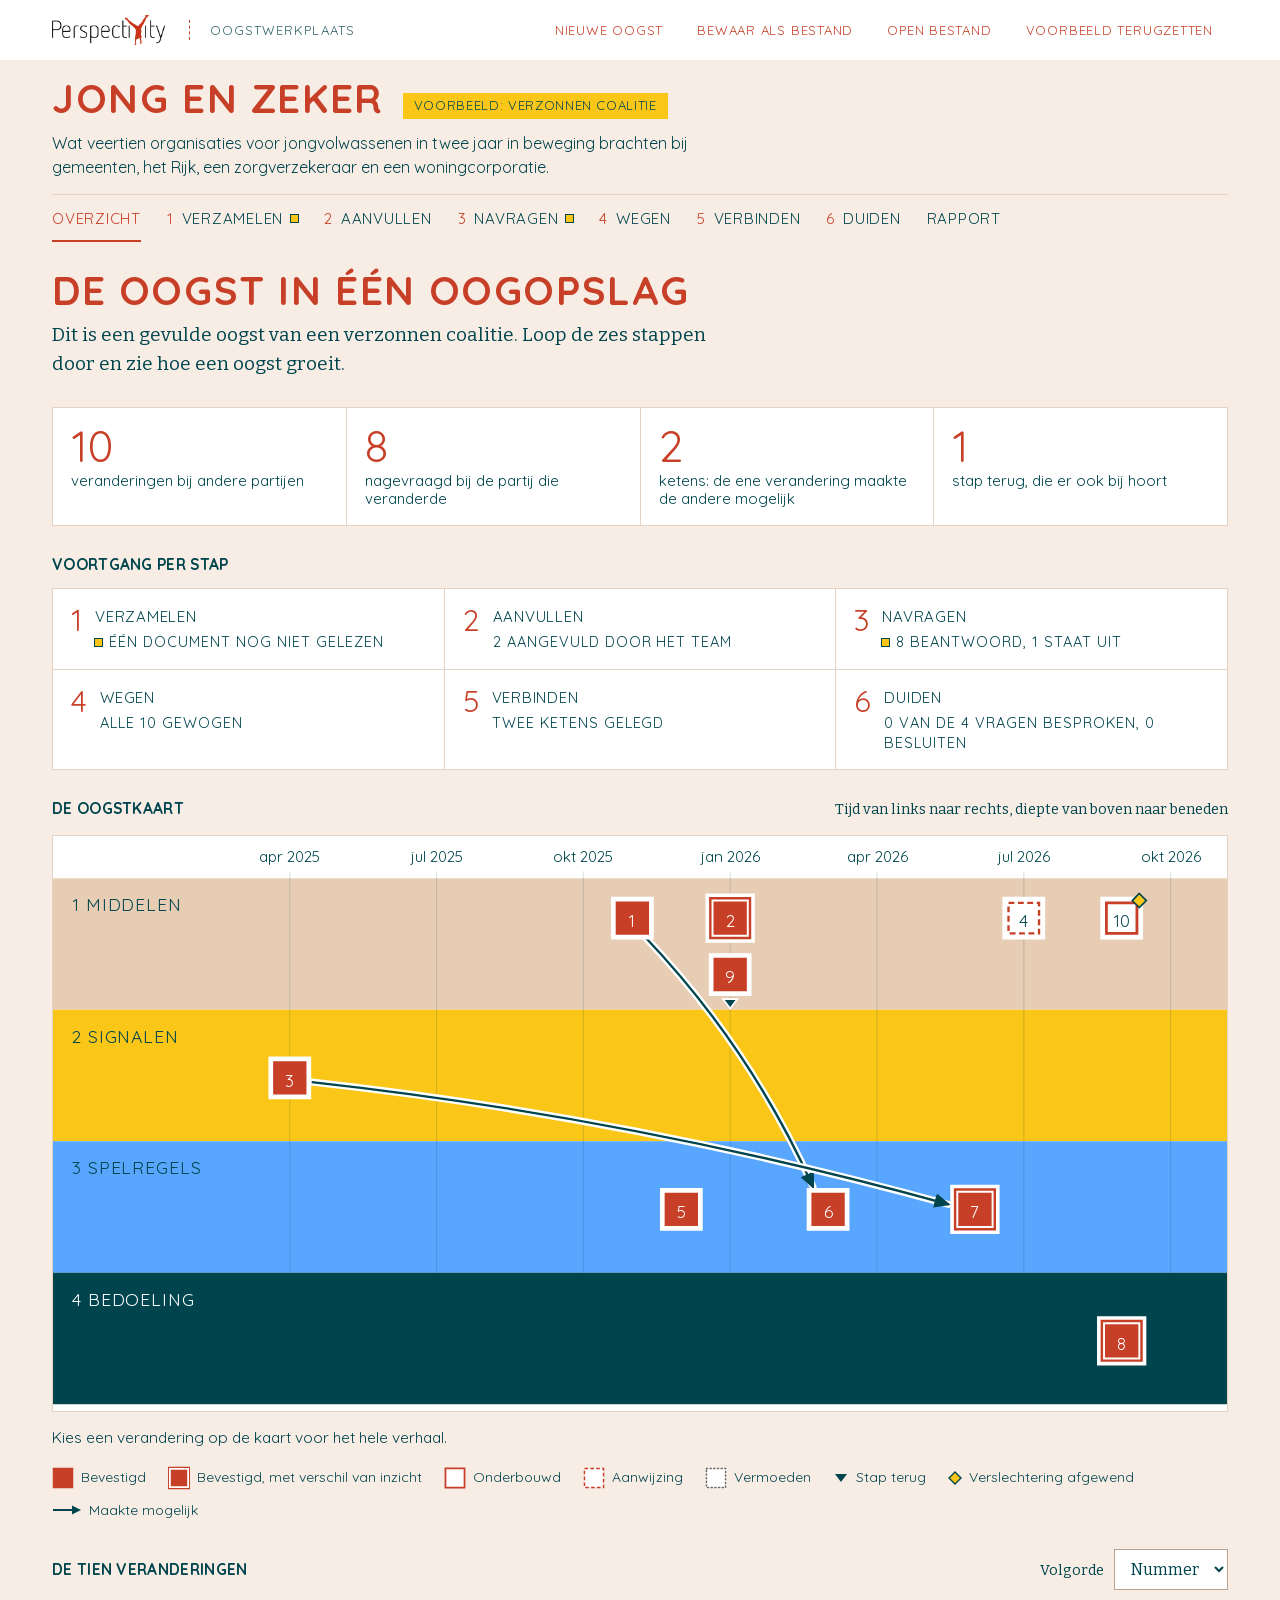
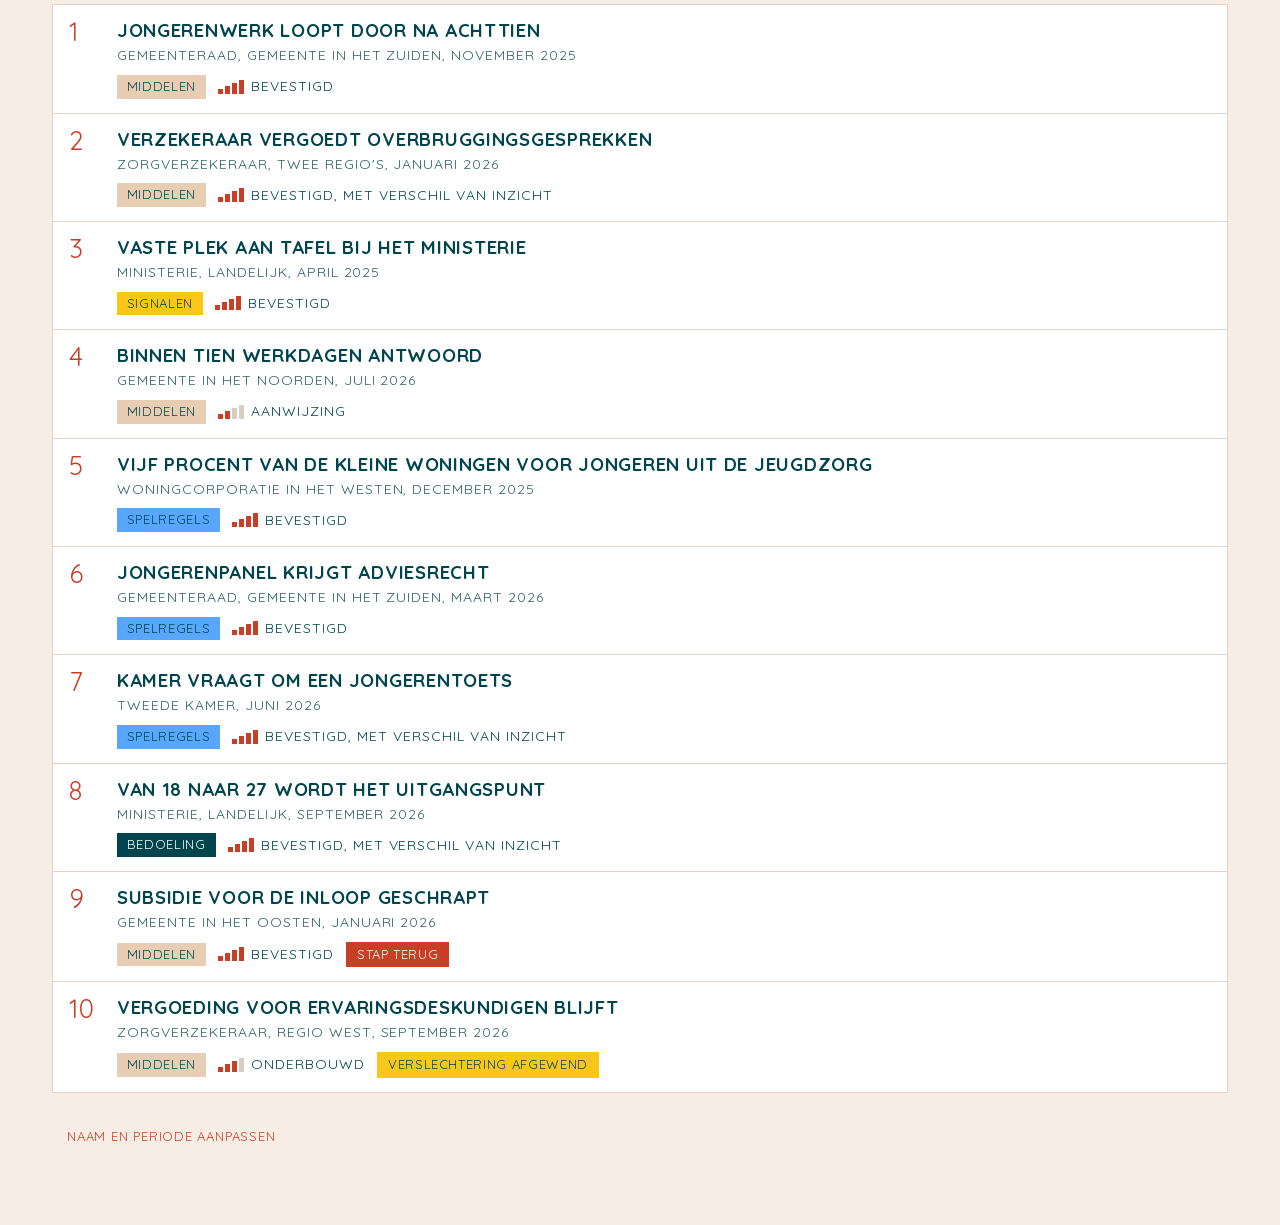
<file: Oogstwerkplaats.html>
<!DOCTYPE html>
<html lang="nl">
<head>
<meta charset="utf-8">
<meta name="viewport" content="width=device-width, initial-scale=1, viewport-fit=cover">
<title>Oogstwerkplaats</title>
<style>
@font-face{font-family:'Quicksand';font-style:normal;font-weight:400 700;font-display:swap;src:url([data-uri]) format('woff2')}
@font-face{font-family:'Bitter';font-style:normal;font-weight:300 700;font-display:swap;src:url([data-uri]) format('woff2')}
@font-face{font-family:'Bitter';font-style:italic;font-weight:400;font-display:swap;src:url([data-uri]) format('woff2')}
/* Effectenoogst Design System (15-11-2026), gebouwd op de huisstijl van Perspectivity:
   zeegroen als inkt, lichtbeige als grond, rood als accent, geel en blauw als steunkleur;
   Netto OT voor titels (vette kapitalen) en knoppen, Caecilia voor leestekst (openbaar: Quicksand en Bitter);
   hoekige vormen: rechte hoeken, vierkante tekens, rode stippellijn als scheiding.
   De vier lagen: beige, geel, blauw, zeegroen, van oppervlak naar diepte. Bewust één licht thema. */
:root{
  --p-red:#c83f27; --p-lightbeige:#f7ede5; --p-black:#00454e; --p-white:#fff;
  --p-beige:#e8cdb5; --p-pink:#e8cdb5; --p-darkgreen:#00454e; --p-yellow:#fac618; --p-blue:#59a6ff;
  --p-red-dark:#a8331f; --p-red-tint:#f3d9d3; --p-lightbeige-dark:#efe0d4;
  --p-ink-2:#00454e; --p-ink-3:#2f6168; --p-line:#e3d3c5; --p-line-strong:#b9a493;
  /* de vier lagen, van oppervlak naar diepte */
  --w1:#e8cdb5; --w2:#fac618; --w3:#59a6ff; --w4:#00454e;
  --font-display:"Netto OT","Quicksand",Tahoma,system-ui,sans-serif;
  --font-body:"Caecilia LT Pro","PMN Caecilia","Bitter",Cambria,Georgia,serif;
  --ease-calm:cubic-bezier(.25,.1,.25,1);
  color-scheme:light;
}
*,*::before,*::after{box-sizing:border-box}
html{-webkit-text-size-adjust:100%;-webkit-font-smoothing:antialiased;text-rendering:optimizeLegibility}
body{margin:0;font-family:var(--font-body);font-size:16.5px;line-height:1.54;color:var(--p-black);background:var(--p-lightbeige);overflow-x:hidden}
img,svg{max-width:100%}
[hidden]{display:none!important}
a{color:var(--p-red);text-decoration:underline;text-decoration-thickness:1px;text-underline-offset:3px}
a:hover{color:var(--p-red-dark)}
::selection{background:var(--p-pink);color:var(--p-black)}
h1,h2,h3,h4,p,ol,ul,dl,dd,figure,blockquote{margin:0}
ol,ul{padding:0;list-style:none}
button,input,select,textarea{font:inherit;color:inherit}
button{background:none;border:0;padding:0;cursor:pointer;text-align:inherit}
:focus-visible{outline:2px solid var(--p-darkgreen);outline-offset:2px}
.donker :focus-visible{outline-color:var(--p-yellow)}
.sr{position:absolute;width:1px;height:1px;overflow:hidden;clip:rect(0 0 0 0);white-space:nowrap}
.wrap{max-width:1240px;margin:0 auto;padding-left:max(16px,env(safe-area-inset-left,0px));padding-right:max(16px,env(safe-area-inset-right,0px))}
@media (min-width:760px){.wrap{padding-left:max(32px,env(safe-area-inset-left,0px));padding-right:max(32px,env(safe-area-inset-right,0px))}}

/* Typografie: titels in Netto, kapitalen, vast gezet; tussenkopjes in Caecilia vet kapitaal */
.display,.titel{font-family:var(--font-display);font-weight:700;text-transform:uppercase;letter-spacing:.04em;line-height:1.02;text-wrap:balance}
.display{font-size:clamp(36px,5.2vw,67px)}
.titel{font-size:clamp(27px,3.2vw,40px)}
.rood{color:var(--p-red)}
.subtitel{font-family:var(--font-display);font-weight:400;font-size:clamp(19px,1.9vw,24px);line-height:1.15;text-wrap:balance}
.tussenkop{font-family:var(--font-body);font-weight:700;text-transform:uppercase;letter-spacing:.02em;font-size:15.5px;line-height:1.3}
.oog{font-family:var(--font-display);font-size:13px;text-transform:uppercase;letter-spacing:.08em;color:var(--p-ink-3)}
.lead{font-size:clamp(18px,1.5vw,21px);line-height:1.5;max-width:36em;text-wrap:pretty}
.klein{font-size:14.5px;color:var(--p-ink-2)}
.citaat{font-family:var(--font-body);font-weight:300;color:var(--p-red);font-size:20px;line-height:1.4;text-wrap:pretty}
.stippel{border:0;border-top:.75pt dashed var(--p-red);margin:0}
.cijfer{font-family:var(--font-display);font-weight:400;font-variant-numeric:tabular-nums;line-height:1}

/* Knoppen: recht, Netto kapitaal */
.btn{display:inline-flex;align-items:center;justify-content:center;gap:8px;height:42px;padding:0 22px;border-radius:0;font-family:var(--font-display);font-weight:400;text-transform:uppercase;letter-spacing:.06em;font-size:15px;line-height:1;text-decoration:none;border:1.5px solid transparent;white-space:nowrap;transition:background 140ms var(--ease-calm),color 140ms var(--ease-calm)}
.btn{max-width:100%}
.btn:active{transform:translateY(1px)}
.btn-rood{background:var(--p-red);color:#fff}
.btn-rood:hover{background:var(--p-red-dark);color:#fff}
.btn-lijn{border-color:var(--p-black);color:var(--p-black)}
.btn-lijn:hover{background:var(--p-black);color:#fff}
.btn-stil{color:var(--p-red);padding:0 14px}
.btn-stil:hover{background:var(--p-lightbeige);color:var(--p-red-dark)}
.btn-klein{height:32px;padding:0 14px;font-size:13px}
.btn-groot{min-height:52px;height:auto;padding:10px 28px;font-size:17px;white-space:normal;text-align:center;line-height:1.15}
.btn[disabled]{opacity:.4;cursor:not-allowed}
.donker .btn-lijn{border-color:#fff;color:#fff}
.donker .btn-lijn:hover{background:#fff;color:var(--p-black)}
.btn-wit{background:#fff;color:var(--p-black)}
.btn-wit:hover{background:var(--p-lightbeige)}

/* Vlakken: recht, vlak, zonder schaduw */
.vlak{background:var(--p-lightbeige);padding:24px}
.vlak-wit{background:#fff;border:1px solid var(--p-line)}
.vlak-diep{background:var(--p-darkgreen);color:#fff}
@media (max-width:560px){.vlak{padding:18px 16px}}

/* Hoekige tekens: een vierkant als opsommingsteken en als vorm */
.mei{display:inline-block;width:.6em;aspect-ratio:1;background:currentColor;flex:none}
.ei-vorm{aspect-ratio:1}

/* Formulier */
label.veld{display:flex;flex-direction:column;gap:6px}
.veld>span,.veldkop{font-family:var(--font-display);font-size:15px;line-height:1.25}
.veld small,.hulp{font-size:13.5px;color:var(--p-ink-3);line-height:1.45}
input[type=text],input[type=date],input[type=month],input[type=number],input[type=search],input[type=email],select,textarea{width:100%;min-height:44px;padding:9px 12px;border:1px solid var(--p-line-strong);border-radius:0;background:#fff;font-family:var(--font-body);font-size:16px;line-height:1.4;transition:border-color 140ms var(--ease-calm)}
textarea{min-height:88px;resize:vertical}
input:focus,select:focus,textarea:focus{border-color:var(--p-black);outline:2px solid var(--p-darkgreen);outline-offset:1px}

/* Tag: recht, Netto kapitaal */
.tag{display:inline-flex;align-items:center;gap:6px;padding:4px 10px;font-family:var(--font-display);font-size:13px;line-height:1.2;text-transform:uppercase;letter-spacing:.05em;white-space:nowrap;background:var(--p-lightbeige);color:var(--p-black);border:1px solid transparent}
.tag-lijn{background:transparent;border-color:var(--p-red);color:var(--p-red)}
.tag-geel{background:var(--p-yellow)}.tag-roze{background:var(--p-pink)}.tag-blauw{background:var(--p-blue)}.tag-groen{background:var(--p-darkgreen);color:#fff}.tag-rood{background:var(--p-red);color:#fff}.tag-wit{background:#fff;border-color:var(--p-line)}

/* Lagen (water) en zekerheid (treden) */
.laag{display:inline-flex;align-items:center;gap:7px;padding:4px 10px;font-family:var(--font-display);font-size:13px;line-height:1.2;text-transform:uppercase;letter-spacing:.05em;white-space:nowrap}
.laag-1{background:var(--w1);color:var(--p-black)}.laag-2{background:var(--w2);color:var(--p-black)}.laag-3{background:var(--w3);color:var(--p-black)}.laag-4{background:var(--w4);color:#fff}
.laag-0{background:#fff;color:var(--p-ink-2);box-shadow:inset 0 0 0 1px var(--p-line-strong)}
.zeker{display:inline-flex;align-items:center;gap:7px;font-family:var(--font-display);font-size:14px;line-height:1.2;white-space:nowrap}
.treden{display:inline-flex;gap:2px;align-items:flex-end;flex:none}
.treden i{width:5px;background:var(--p-line-strong);display:block;opacity:.55}
.treden i:nth-child(1){height:5px}.treden i:nth-child(2){height:8px}.treden i:nth-child(3){height:11px}.treden i:nth-child(4){height:14px}
.treden[data-n="1"] i:nth-child(-n+1),.treden[data-n="2"] i:nth-child(-n+2),.treden[data-n="3"] i:nth-child(-n+3),.treden[data-n="4"] i:nth-child(-n+4){background:var(--p-red);opacity:1}
/* Koppen en hoeken overal gelijk */
h1,h2,h3,h4{font-family:var(--font-display)!important;font-weight:700!important;text-transform:uppercase;letter-spacing:.04em}
*,*::before,*::after{border-radius:0!important}
button{font-family:var(--font-display);text-transform:uppercase;letter-spacing:.06em}
@media (prefers-reduced-motion:reduce){*{animation-duration:.001ms!important;transition-duration:.001ms!important;scroll-behavior:auto!important}}
@media print{.niet-print{display:none!important}}

html,body{height:auto}
body::before{content:"";position:fixed;inset:0 0 auto;height:env(safe-area-inset-top,0px);z-index:10;background:#fff}
.top{background:#fff;padding-block:14px}
.top-in{display:flex;align-items:center;gap:16px 24px;flex-wrap:wrap}
.top .logo{height:30px;width:auto;display:block}
.top .wat{font-family:var(--font-display);text-transform:uppercase;letter-spacing:.08em;font-size:13px;color:var(--p-ink-3);padding-left:20px;border-left:.75pt dashed var(--p-red)}
.top .ruimte{flex:1}
.top-knoppen{display:flex;gap:4px;flex-wrap:wrap}
.projectbalk{background:var(--p-lightbeige);padding-block:18px 0}
.projectkop{display:flex;align-items:flex-end;gap:12px 20px;flex-wrap:wrap;padding-bottom:14px}
.projectkop h1{font-size:clamp(26px,3.4vw,40px);color:var(--p-red)}
.projectkop p{font-family:var(--font-display);font-size:16px;color:var(--p-ink-2);max-width:44em;min-width:0}
.stappen{position:relative;display:flex;gap:26px;overflow-x:auto;scrollbar-width:thin;border-top:1px solid var(--p-line)}
.stappen button{flex:none;padding:12px 0 10px;font-family:var(--font-display);font-size:15px;text-transform:uppercase;letter-spacing:.05em;color:var(--p-ink-2);border-bottom:2px solid transparent;display:flex;align-items:center;gap:8px;white-space:nowrap}
.stappen button:hover{color:var(--p-black)}
.stappen button[aria-current="page"]{color:var(--p-red);border-bottom-color:var(--p-red)}
.stappen .nr{font-variant-numeric:tabular-nums;color:var(--p-red)}
.stappen .stip{width:7px;height:7px;border-radius:50%;background:var(--p-yellow);box-shadow:0 0 0 1px var(--p-black)}
main{padding-block:28px 72px;display:flex;flex-direction:column;gap:28px}
.schermkop{display:grid;gap:10px;max-width:50em}
.schermkop .titel{color:var(--p-red)}
.twee{display:grid;gap:24px}
@media (min-width:980px){.twee{grid-template-columns:minmax(0,1.55fr) minmax(0,1fr);align-items:start}.twee.gelijk{grid-template-columns:1fr 1fr}}
.stapel{display:flex;flex-direction:column;gap:14px;min-width:0}
.rij{display:flex;gap:10px;flex-wrap:wrap;align-items:center}
.kopregel{display:flex;gap:10px 16px;align-items:baseline;justify-content:space-between;flex-wrap:wrap}

/* Cijfers */
.cijfers{display:grid;grid-template-columns:repeat(2,minmax(0,1fr));gap:1px;background:var(--p-line);border:1px solid var(--p-line)}
@media (min-width:760px){.cijfers{grid-template-columns:repeat(4,minmax(0,1fr))}}
.cijfers>div{background:#fff;padding:16px 18px}
.cijfers .cijfer{font-size:44px;color:var(--p-red);display:block}
.cijfers span{font-family:var(--font-display);font-size:15px;line-height:1.25;display:block;margin-top:4px}

/* Voortgang per stap */
.voortgang{display:grid;gap:1px;background:var(--p-line);border:1px solid var(--p-line)}
@media (min-width:700px){.voortgang{grid-template-columns:repeat(2,minmax(0,1fr))}}
@media (min-width:1100px){.voortgang{grid-template-columns:repeat(3,minmax(0,1fr))}}
.voortgang button{background:#fff;padding:16px 18px;display:grid;grid-template-columns:auto 1fr;gap:4px 12px;align-content:start;min-width:0}
.voortgang button:hover{background:var(--p-lightbeige)}
.voortgang .nr{font-family:var(--font-display);font-size:30px;line-height:1;color:var(--p-red);grid-row:span 2}
.voortgang b{font-family:var(--font-display);font-weight:400;text-transform:uppercase;letter-spacing:.05em;font-size:15px}
.voortgang span{font-size:14.5px;color:var(--p-ink-2);line-height:1.4}
.voortgang .open{color:var(--p-black)}
.voortgang .open::before{content:"";display:inline-block;width:7px;height:7px;background:var(--p-yellow);box-shadow:0 0 0 1px var(--p-black);margin-right:7px;vertical-align:1px}

/* Oogstkaart */
.kaartwrap{position:relative;overflow-x:auto;border:1px solid var(--p-line)}
.oogstkaart{display:block;min-width:760px;width:100%;height:auto;font-family:var(--font-display)}
.oogstkaart .knoop{cursor:pointer}
.oogstkaart .knoop:focus-visible{outline:none}
.oogstkaart .knoop:focus-visible .ring,.oogstkaart .knoop:hover .ring{stroke:var(--p-yellow);stroke-width:4}
.legenda{display:flex;gap:8px 22px;flex-wrap:wrap;font-family:var(--font-display);font-size:14px;color:var(--p-ink-2)}
.legenda span{display:inline-flex;align-items:center;gap:7px}
.legenda svg{flex:none}

/* Veranderingen */
.lijst{display:grid;gap:1px;background:var(--p-line);border:1px solid var(--p-line)}
.vk{background:#fff;display:grid;grid-template-columns:auto minmax(0,1fr);gap:4px 14px;padding:14px 16px;width:100%}
button.vk:hover{background:var(--p-lightbeige)}
.vk .nr{font-family:var(--font-display);font-size:26px;line-height:1;color:var(--p-red);min-width:1.3em;font-variant-numeric:tabular-nums;grid-row:span 3}
.vk h3{font-family:var(--font-display);font-weight:400;font-size:18.5px;line-height:1.2}
.vk .meta{font-size:14px;color:var(--p-ink-3)}
.vk .tags{display:flex;gap:6px 12px;flex-wrap:wrap;align-items:center;margin-top:4px}
.vk .zin{font-size:15px;color:var(--p-ink-2)}
.leeg{background:var(--p-lightbeige);padding:22px;display:flex;gap:16px;align-items:center}
.leeg img{height:64px;width:auto;flex:none}

/* Documenten en de agent */
.doc{background:#fff;border:1px solid var(--p-line);padding:14px 16px;display:grid;gap:6px}
.doc h3{font-family:var(--font-display);font-weight:400;font-size:18px;line-height:1.2}
.doc.ongelezen{border:1.5px solid var(--p-black)}
.alinea{padding:12px 14px;border-left:3px solid var(--p-line);background:#fff;display:grid;gap:6px;transition:border-color 240ms var(--ease-calm),background 240ms var(--ease-calm)}
.alinea b{font-family:var(--font-display);font-weight:400;font-size:16.5px}
.alinea p{font-size:15.5px}
.alinea.leest{border-left-color:var(--p-yellow);background:#fffbea}
.alinea.nieuw{border-left-color:var(--p-red)}
.alinea.bekend{border-left-color:var(--p-darkgreen)}
.alinea .oordeel{font-size:14.5px;color:var(--p-ink-2);display:flex;gap:8px;align-items:flex-start}
.alinea .oordeel .tag{flex:none}
.agentlog{font-family:var(--font-display);font-size:14.5px;color:var(--p-ink-2);min-height:1.5em}
.puls{display:inline-block;width:9px;height:9px;border-radius:50%;background:var(--p-red);margin-right:8px;animation:puls 1s var(--ease-calm) infinite}
@keyframes puls{50%{opacity:.25}}

/* Wegen: doorsnede van het water */
.water{display:grid;gap:0;border:1px solid var(--p-line)}
.band{display:grid;gap:12px;padding:16px 18px}
@media (min-width:860px){.band{grid-template-columns:260px minmax(0,1fr);gap:20px}}
.band-1{background:var(--w1)}.band-2{background:var(--w2)}.band-3{background:var(--w3);color:#fff}.band-4{background:var(--w4);color:#fff}
.band-0{background:#fff;border-bottom:.75pt dashed var(--p-red)}
.band h3{font-family:var(--font-display);font-weight:400;text-transform:uppercase;letter-spacing:.04em;font-size:19px;line-height:1.15}
.band .uitleg{font-size:14px;line-height:1.45;margin-top:4px;opacity:.92}
.band .chips{display:flex;flex-wrap:wrap;gap:8px;align-content:flex-start;min-height:44px}
.band.doel{outline:3px dashed var(--p-yellow);outline-offset:-3px}
.chip{background:#fff;color:var(--p-black);padding:8px 10px 8px 8px;display:flex;gap:9px;align-items:center;max-width:100%;border:1px solid transparent;cursor:grab}
.chip:hover{border-color:var(--p-black)}
.chip .nr{font-family:var(--font-display);color:var(--p-red);font-size:18px;line-height:1;min-width:1.2em;text-align:center}
.chip .t{font-family:var(--font-display);font-size:15px;line-height:1.2;min-width:0}
.chip select{min-height:30px;height:30px;padding:2px 6px;font-family:var(--font-display);font-size:13px;width:auto;flex:none}
.vuist{display:grid;gap:10px}
@media (min-width:760px){.vuist{grid-template-columns:1fr 1fr}}
.vuist div{background:var(--p-lightbeige);padding:14px 16px;font-size:15px}
.vuist b{font-family:var(--font-display);font-weight:400;text-transform:uppercase;letter-spacing:.05em;font-size:13px;color:var(--p-ink-3);display:block;margin-bottom:2px}

/* Tabel navraag */
.tabelwrap{position:relative;overflow-x:auto;border:1px solid var(--p-line)}
table{border-collapse:collapse;width:100%;min-width:720px;background:#fff}
th{font-family:var(--font-display);font-weight:400;text-transform:uppercase;letter-spacing:.06em;font-size:13px;color:var(--p-ink-3);text-align:left;padding:10px 14px;border-bottom:1px solid var(--p-line);background:var(--p-lightbeige)}
td{padding:12px 14px;border-bottom:1px solid var(--p-line);vertical-align:top;font-size:15px}
td .t{font-family:var(--font-display);font-size:16.5px;line-height:1.2}
tr:last-child td{border-bottom:0}

/* Duiden */
.inzicht{background:var(--p-lightbeige);padding:16px 18px;display:grid;gap:4px}
.inzicht b{font-family:var(--font-display);font-weight:400;font-size:19px;line-height:1.2}
.inzicht p{font-size:15px;color:var(--p-ink-2)}
.inzichten{display:grid;gap:12px}
@media (min-width:760px){.inzichten{grid-template-columns:1fr 1fr}}
.aanname{background:#fff;border:1px solid var(--p-line);padding:14px 16px;display:grid;gap:10px}
.aanname p.t{font-family:var(--font-display);font-size:18px;line-height:1.25}
.keuze{display:flex;flex-wrap:wrap;gap:6px}
.keuze button{font-family:var(--font-display);font-size:13px;text-transform:uppercase;letter-spacing:.05em;padding:6px 12px;border:1px solid var(--p-line-strong);background:#fff}
.keuze button:hover{border-color:var(--p-black)}
.keuze button[aria-pressed="true"]{background:var(--p-black);color:#fff;border-color:var(--p-black)}
.vraagblok{display:grid;gap:6px}
.vraagblok label{font-family:var(--font-display);font-size:19px}
.besluit{display:flex;gap:10px;align-items:flex-start;padding:10px 0;border-bottom:.75pt dashed var(--p-red)}
.besluit p{flex:1;min-width:0}
.besluit .mei{color:var(--p-red);margin-top:5px}

/* Lade met één verandering */
.scrim{position:fixed;inset:0;background:rgba(0,0,0,.32);z-index:40}
.lade{position:fixed;top:0;right:0;bottom:0;width:min(640px,100%);background:#fff;z-index:41;overflow-y:auto;padding:calc(20px + env(safe-area-inset-top,0px)) max(20px,env(safe-area-inset-right,0px)) calc(40px + env(safe-area-inset-bottom,0px)) 24px;display:flex;flex-direction:column;gap:18px;box-shadow:0 18px 48px rgba(0,0,0,.14)}
.lade .sluit{align-self:flex-end}
.lade h2{font-family:var(--font-display);font-weight:400;text-transform:uppercase;font-size:clamp(24px,3vw,32px);line-height:1.05;color:var(--p-red);text-wrap:balance}
.lade dl{display:grid;gap:14px}
.lade dt{font-family:var(--font-body);font-weight:700;text-transform:uppercase;letter-spacing:.02em;font-size:14px}
.lade dd{font-size:16px}
.lade .bronnen li{font-size:14.5px;padding-left:16px;position:relative}
.lade .bronnen li::before{content:"";position:absolute;left:0;top:.62em;width:6px;height:6px;background:var(--p-red);border-radius:50%}
.lezingen{display:grid;gap:12px}
@media (min-width:560px){.lezingen{grid-template-columns:1fr 1fr}}
.lezingen div{background:var(--p-lightbeige);padding:14px}
.lezingen b{font-family:var(--font-display);font-weight:400;text-transform:uppercase;letter-spacing:.05em;font-size:13px;color:var(--p-ink-3);display:block;margin-bottom:4px}
.formulier{display:grid;gap:16px}
.formrij{display:grid;gap:16px}
@media (min-width:560px){.formrij{grid-template-columns:1fr 1fr}}

/* Volledig scherm: navraag bij de ander, duidingssessie, dialoog */
.vol{position:fixed;inset:0;z-index:50;overflow-y:auto;background:var(--p-lightbeige)}
.vol-in{max-width:760px;margin:0 auto;padding:calc(24px + env(safe-area-inset-top,0px)) max(16px,env(safe-area-inset-right,0px)) 64px max(16px,env(safe-area-inset-left,0px));display:flex;flex-direction:column;gap:22px}
.rolbalk{background:var(--p-black);color:#fff;font-family:var(--font-display);font-size:14.5px;padding:10px 16px;display:flex;gap:12px;align-items:center;justify-content:space-between;flex-wrap:wrap}
.rolbalk button{color:#fff;text-decoration:underline;text-underline-offset:3px}
.brief{background:#fff;padding:clamp(20px,4vw,40px);display:flex;flex-direction:column;gap:20px}
.brief .logo{height:28px;width:auto;align-self:flex-start}
.opties{display:grid;gap:8px}
.optie{display:flex;gap:10px;align-items:flex-start;padding:11px 12px;border:1px solid var(--p-line-strong);background:#fff;cursor:pointer}
.optie:hover{border-color:var(--p-black)}
.optie input{margin-top:5px;accent-color:var(--p-red);flex:none}
.optie:has(input:checked){border-color:var(--p-black);background:var(--p-lightbeige)}
.optie b{font-family:var(--font-display);font-weight:400;font-size:16.5px;display:block}
.optie span{font-size:14.5px;color:var(--p-ink-2)}
.sessie{background:var(--p-darkgreen);color:#fff}
.sessie .vol-in{max-width:980px;min-height:100%}
.sessie .vraag{font-family:var(--font-display);text-transform:uppercase;font-size:clamp(40px,7vw,88px);line-height:1;text-wrap:balance}
.sessie .hulp{color:#fff;font-size:20px;opacity:.9;max-width:30em}
.sessie textarea{min-height:150px;font-size:18px}
.sessie .klok{font-family:var(--font-display);font-size:44px;font-variant-numeric:tabular-nums;line-height:1}
.sessie .bolletjes{display:flex;gap:8px}
.sessie .bolletjes i{width:10px;aspect-ratio:1;background:rgba(255,255,255,.35)}
.sessie .bolletjes i.aan{background:var(--p-yellow)}
.dialoog{position:fixed;inset:0;z-index:60;display:grid;place-items:center;padding:16px;background:rgba(0,0,0,.32)}
.dialoog>div{background:var(--p-lightbeige);padding:28px;max-width:520px;width:100%;display:grid;gap:16px;box-shadow:0 18px 48px rgba(0,0,0,.14);max-height:92vh;overflow-y:auto}
#toast{position:fixed;left:50%;bottom:calc(20px + env(safe-area-inset-bottom,0px));transform:translateX(-50%);z-index:70;background:var(--p-darkgreen);color:#fff;font-family:var(--font-display);font-size:15.5px;padding:12px 18px;max-width:min(560px,calc(100% - 32px));box-shadow:0 6px 18px rgba(0,0,0,.1)}

/* Rapport */
.rapport{background:#fff;border:1px solid var(--p-line);padding:clamp(20px,5vw,56px);display:flex;flex-direction:column;gap:22px;max-width:860px}
.rapport h2{font-family:var(--font-display);font-weight:400;text-transform:uppercase;font-size:34px;line-height:1.05;color:var(--p-red)}
.rapport h3{font-family:var(--font-body);font-weight:700;text-transform:uppercase;letter-spacing:.02em;font-size:16px;margin-top:8px}
.rapport h4{font-family:var(--font-display);font-weight:400;font-size:20px;line-height:1.2}
.rapport .item{display:grid;gap:6px;padding:14px 0;border-top:.75pt dashed var(--p-red)}
.rapport .item p{font-size:15.5px}
.rapport .item .k{font-family:var(--font-display);font-size:13px;text-transform:uppercase;letter-spacing:.06em;color:var(--p-ink-3)}
/* Aanvullingen bij de logica */
fieldset{border:0;padding:0;margin:0;min-width:0}
legend{padding:0;margin-bottom:10px}
body.op-slot{overflow:hidden}
body.alleen-navraag .top,body.alleen-navraag .projectbalk,body.alleen-navraag main{display:none}
button.link{color:var(--p-red);text-decoration:underline;text-decoration-thickness:1px;text-underline-offset:3px;display:inline;text-align:left}
button.link:hover{color:var(--p-red-dark)}
.link-stil{text-align:left}
.link-stil:hover{text-decoration:underline;text-underline-offset:3px}
.leeg .ei-vorm{width:46px;flex:none;background:var(--p-red)}
.punten{list-style:disc;padding-left:20px;display:grid;gap:6px}
.t-kop{font-family:var(--font-display);font-size:19.5px;line-height:1.2}
.mono{font-family:ui-monospace,Menlo,Consolas,monospace;font-size:13px;word-break:break-all}
.kaartbij{min-height:1.5em;font-family:var(--font-display);font-size:15.5px;color:var(--p-black)}
.knoop.gekozen .ring{stroke:var(--p-yellow);stroke-width:5}
.voorstel{background:var(--p-lightbeige);padding:12px 14px;display:grid;gap:8px}
.voorstel .t{font-family:var(--font-display);font-size:18px;line-height:1.2}
.alinea.wacht{opacity:.5}
.alinea.activiteit,.alinea.niets{border-left-color:var(--p-line-strong)}
.uitkomsten li{font-size:15px;line-height:1.6}
.uitkomsten .tag{margin-right:6px}
.drie{display:grid;gap:3px}
.drie dt{font-family:var(--font-display);font-size:13px;text-transform:uppercase;letter-spacing:.06em;color:var(--p-ink-3);margin-top:5px}
.drie dd{font-size:15px}
input.smal{min-height:36px;padding:5px 8px;font-size:14.5px;min-width:180px}
.smalknoppen{gap:6px;align-items:flex-start}
td button.link.t{color:var(--p-black);text-decoration:none}
td button.link.t:hover{text-decoration:underline}
.band>*{min-width:0}
.chip{min-width:0}
.chip .t{flex:1 1 auto;min-width:0}
.golf{display:block;width:100%;height:14px;background:#fff}
.chip .t{font-family:var(--font-display);font-size:15px;line-height:1.2}
.chip :focus-visible{outline-color:var(--p-darkgreen)}
.schakels{display:grid;gap:7px}
.schakels li{display:flex;gap:6px 10px;flex-wrap:wrap;align-items:center;font-family:var(--font-display);font-size:16.5px}
.schakels .nr{color:var(--p-red)}
.schakels li+li::before{content:"";width:0;height:0;border-left:5px solid transparent;border-right:5px solid transparent;border-top:7px solid var(--p-black);flex:none}
.koppelrij select{grid-column:2;min-height:36px;font-size:14.5px;padding:4px 8px;margin-top:4px}
.keuze .weg{margin-left:auto;border:0;color:var(--p-ink-3);text-transform:none;letter-spacing:0;text-decoration:underline;text-underline-offset:3px}
.lade dl>div{display:grid;gap:4px}
.rapport .lead{max-width:none}
.sessie textarea,.sessie select,.sessie input{color:var(--p-black)}
.sessie textarea:focus,.sessie input:focus,.sessie select:focus{outline-color:var(--p-yellow)}
.sessie select{width:auto;min-height:32px;height:32px;padding:2px 8px;font-size:14px}
.sessiekop{display:flex;justify-content:space-between;gap:12px 20px;flex-wrap:wrap;align-items:center}
.sessie-oog{font-family:var(--font-display);font-size:14px;text-transform:uppercase;letter-spacing:.08em;color:#fff;opacity:.85}
.sessie .klok.op{color:var(--p-yellow)}
.sessie .vraag:focus{outline:none}
.sessie-inz{display:grid;gap:8px;font-size:17px;max-width:46em}
.sessie-inz b{font-family:var(--font-display);font-weight:400;color:var(--p-yellow);font-size:19px}
.sessie-besluit{display:grid;gap:10px}
.sessie-besluit ul{list-style:disc;padding-left:20px;font-size:18px}
.sessie-nav{justify-content:space-between;margin-top:auto;padding-top:12px}
@media print{#laag-lade,#laag-vol,#laag-dialoog{display:none!important}}
@media print{
  .top,.projectbalk .stappen,.schermkop,.rapportknoppen,#toast{display:none!important}
  .projectbalk{background:#fff;padding:0}
  main{padding:0}
  .rapport{border:0;padding:0;max-width:none}
  .rapport .item{break-inside:avoid}
}
</style>
</head>
<body>
<header class="top niet-print"><div class="wrap top-in">
  <img class="logo" src="[data-uri]" alt="Perspectivity">
  <span class="wat">Oogstwerkplaats</span>
  <span class="ruimte"></span>
  <div class="top-knoppen">
    <button class="btn btn-stil btn-klein" data-a="nieuw">Nieuwe oogst</button>
    <button class="btn btn-stil btn-klein" data-a="bewaar">Bewaar als bestand</button>
    <button class="btn btn-stil btn-klein" data-a="open-bestand">Open bestand</button>
    <button class="btn btn-stil btn-klein" data-a="herstel">Voorbeeld terugzetten</button>
    <input type="file" id="bestand" accept=".json,application/json" hidden>
  </div>
</div></header>
<div class="projectbalk"><div class="wrap">
  <div class="projectkop" id="projectkop"></div>
  <nav class="stappen niet-print" id="stappen" aria-label="Stappen van de oogst"></nav>
</div></div>
<main class="wrap" id="scherm"></main>
<div id="laag-lade"></div>
<div id="laag-vol"></div>
<div id="laag-dialoog"></div>
<div id="toast" role="status" aria-live="polite" hidden></div>
<script>window.OMGEVING='publiek';</script>
<script>
/* Voorbeeldgegevens: de verzonnen coalitie Jong en Zeker, gelijk aan Dashboard De oogst. */
const LAGEN = [null,
  {naam:'Middelen', kort:'Meer of minder middelen', vraag:'Krijgt het systeem meer of minder middelen?', uitleg:'Geld, een extra plek, een vergoeding, een ruimere norm, een kortere termijn. Het systeem doet hetzelfde, met meer of minder. Ook een nieuw getal in een bestaande regel hoort hier.'},
  {naam:'Signalen', kort:'Anders reageren op signalen', vraag:'Reageert het systeem anders op signalen?', uitleg:'Een probleem komt sneller op tafel en er gebeurt iets mee: een vast overleg, een klacht die tot bijsturing leidt. Een partij die al stuurt, krijgt een beter signaal.'},
  {naam:'Spelregels', kort:'Nieuwe spelregels', vraag:'Veranderen de spelregels?', uitleg:'Er komt een nieuwe regel in beleid, een verordening of een plan; een andere partij krijgt voortaan informatie of mag meebeslissen. Het systeem gaat zelf anders werken, vaak ook als de mensen wisselen.'},
  {naam:'Bedoeling', kort:'Een andere bedoeling', vraag:'Verandert de bedoeling?', uitleg:'Een partij stuurt in de praktijk op iets anders dan eerst, of kijkt anders naar de mensen om wie het gaat. Zeldzaam, en het meest waard.'}
];
const LABELS = {
  vermoeden:{naam:'Vermoeden', n:1, uitleg:'Een vondst van AI in documenten, nog door niemand bevestigd.'},
  aanwijzing:{naam:'Aanwijzing', n:2, uitleg:'Eén bron: het eigen verhaal of een eigen document.'},
  onderbouwd:{naam:'Onderbouwd', n:3, uitleg:'Twee bronnen die los van elkaar staan, of een document van de partij zelf.'},
  bevestigd:{naam:'Bevestigd', n:4, uitleg:'De partij die veranderde bevestigt de verandering en de bijdrage.'},
  verschil:{naam:'Bevestigd, met verschil van inzicht', n:4, uitleg:'De verandering klopt; de andere partij weegt de bijdrage anders. Beide lezingen staan naast elkaar.'}
};
const SOORTEN = {vooruit:'Vooruit', terug:'Stap terug', afgewend:'Verslechtering afgewend'};
const VIJF_VRAGEN = [
  {id:'valtop', vraag:'Wat valt op?', hulp:'Eerst alleen kijken. Wat zie je in de oogst, zonder het al te verklaren?'},
  {id:'roept', vraag:'Wat roept het op?', hulp:'Wat verrast, wat stelt teleur, waar word je blij van?'},
  {id:'begrijpen', vraag:'Hoe begrijpen we het?', hulp:'Welke verklaringen zijn er? Wat zegt dit over hoe jullie werken?'},
  {id:'doen', vraag:'Wat doen we ermee?', hulp:'Waar gaat de volgende inzet heen? Waar stoppen we mee?'}
];

function voorbeeld(){
  const nv=(bij,datum,klopt,bijdrage,citaat)=>({status:'ontvangen',bij,datum,klopt,bijdrage,citaat,anders:'',citeren:'functie'});
  return {
    versie:1,
    project:{naam:'Jong en Zeker', ondertitel:'Wat veertien organisaties voor jongvolwassenen in twee jaar in beweging brachten bij gemeenten, het Rijk, een zorgverzekeraar en een woningcorporatie.', periode:'april 2025 tot oktober 2026', wij:'de coalitie', fictief:true},
    volgnr:10,
    veranderingen:[
      {id:1,titel:'Jongerenwerk loopt door na achttien',wie:'Gemeenteraad, gemeente in het zuiden',wanneer:'2025-11',zin:'De gemeenteraad zet € 200.000 extra in de begroting voor jongerenwerk voor jongeren van 18 tot 27.',
       verhaal:'Het jongerenwerk stopte in deze gemeente bij achttien, precies op het moment dat de vragen over wonen en inkomen beginnen. In november 2025 zette de raad € 200.000 extra in de begroting voor jongeren van 18 tot 27. Twee jongeren uit het panel spraken in bij de raadscommissie.',
       betekenis:'Jongeren boven de achttien houden een plek om naartoe te gaan. Het bedrag geldt voor één jaar.',
       bijdrage:'Het lokale netwerk bereidde de twee jongeren voor op het inspreken en leverde de cijfers over uitval na het achttiende jaar.',
       anderen:'De partij van de wethouder had het onderwerp al in haar programma staan.',
       laag:1,label:'bevestigd',soort:'vooruit',bronnen:['Navraag bij de beleidsadviseur jeugd, 02-10-2026','Jaarverslag Jong en Zeker 2025'],bouwtOp:null,herkomst:'document',status:'opgenomen',
       navraag:nv('Beleidsadviseur jeugd van de gemeente','2026-10-02','ja','zo','De inspraak van de twee jongeren was het moment waarop de commissie om ging. Dat het in het partijprogramma stond, hielp daarna bij de dekking.')},
      {id:2,titel:'Verzekeraar vergoedt overbruggingsgesprekken',wie:'Zorgverzekeraar, twee regio\'s',wanneer:'2026-01',zin:'Een zorgverzekeraar vergoedt in twee regio\'s drie gesprekken voor jongeren die van de jeugd-ggz naar de volwassenen-ggz gaan.',
       verhaal:'Tussen de jeugd-ggz en de volwassenen-ggz viel voor jongeren een gat van maanden. Sinds januari 2026 vergoedt een zorgverzekeraar in twee regio\'s drie overbruggingsgesprekken, als proef voor één jaar. De coalitie deelde de uitkomsten van het jongerenpanel: 61 procent had in dat gat geen enkel contact gehad.',
       betekenis:'Jongeren in deze twee regio\'s houden contact met een hulpverlener tijdens de overstap.',
       bijdrage:'De coalitie deelde de cijfers uit het jongerenpanel met de inkoper en bracht drie jongeren met hem in gesprek.',
       anderen:'De verzekeraar had een eigen programma voor overgangszorg en ziet dat als de hoofdoorzaak.',
       laag:1,label:'verschil',soort:'vooruit',bronnen:['Navraag bij de inkoper ggz, 09-10-2026','Notulen coalitieoverleg, 12 maart 2026'],bouwtOp:null,herkomst:'document',status:'opgenomen',
       navraag:nv('Inkoper ggz van de zorgverzekeraar','2026-10-09','ja','anders','De pilot komt uit ons eigen programma overgangszorg. De panelcijfers van de coalitie gebruikten we wel in de interne onderbouwing, en de gesprekken met de drie jongeren hebben indruk gemaakt.')},
      {id:3,titel:'Vaste plek aan tafel bij het ministerie',wie:'Ministerie, landelijk',wanneer:'2025-04',zin:'Het ministerie nodigt de coalitie elk kwartaal uit, vóórdat een Kamerbrief over jongeren geschreven wordt.',
       verhaal:'De coalitie werd af en toe gehoord als er een Kamerbrief aankwam. Sinds april 2025 zit ze elk kwartaal aan tafel bij het ministerie, samen met twee andere jongerenorganisaties, voordat de brief geschreven wordt.',
       betekenis:'Signalen van jongeren komen aan de voorkant binnen. Het is een afspraak; vastgelegd is ze nog niet.',
       bijdrage:'Drie jaar lang dezelfde boodschap, elke keer met nieuwe verhalen uit het jongerenpanel.',
       anderen:'Een Kamerlid vroeg het ministerie waarom jongeren zelf niet aan tafel zaten.',
       laag:2,label:'bevestigd',soort:'vooruit',bronnen:['Navraag bij de senior beleidsmedewerker, 06-10-2026','Jaarverslag Jong en Zeker 2025'],bouwtOp:null,herkomst:'document',status:'opgenomen',
       navraag:nv('Senior beleidsmedewerker van het ministerie','2026-10-06','ja','zo','De vraag van het Kamerlid was de directe aanleiding. Maar dat het de coalitie werd, komt doordat zij al drie jaar bruikbaar materiaal leverde. We wisten wie we moesten bellen.')},
      {id:4,titel:'Binnen tien werkdagen antwoord',wie:'Gemeente in het noorden',wanneer:'2026-07',zin:'Jongeren die bijzondere bijstand aanvragen, horen binnen tien werkdagen of hun aanvraag compleet is.',
       verhaal:'Jongeren die bijzondere bijstand aanvroegen, hoorden soms zes weken niets en gaven het dan op. Sinds juli 2026 laat de gemeente binnen tien werkdagen weten of de aanvraag compleet is. Het is een werkafspraak van de afdeling.',
       betekenis:'Minder jongeren haken af tijdens het wachten.',
       bijdrage:'Het lokale netwerk bracht de wachttijd in bij het wijkoverleg, als grootste ergernis uit het jongerenpanel.',
       anderen:'Een buurgemeente werkte al met deze termijn en diende als voorbeeld.',
       laag:1,label:'aanwijzing',soort:'vooruit',bronnen:['Verteld door de projectleider van het lokale netwerk, 17-09-2026'],bouwtOp:null,herkomst:'team',status:'opgenomen',
       navraag:{status:'verstuurd',bij:'Teamleider inkomen van de gemeente',datum:'2026-10-05',klopt:'',bijdrage:'',citaat:'',anders:''}},
      {id:5,titel:'Vijf procent van de kleine woningen voor jongeren uit de jeugdzorg',wie:'Woningcorporatie in het westen',wanneer:'2025-12',zin:'Een woningcorporatie legt vast dat vijf procent van de vrijkomende kleine woningen naar jongeren uit de jeugdzorg gaat.',
       verhaal:'Een woning voor een jongere uit de jeugdzorg was elke keer een gunst. In het toewijzingsbeleid voor 2026 staat nu dat vijf procent van de vrijkomende kleine woningen naar deze jongeren gaat. Daaraan ging een proef met twaalf woningen vooraf.',
       betekenis:'Een gunst werd een regel. De afspraak staat in het beleid van de corporatie en in de afspraken met de gemeente.',
       bijdrage:'De jeugdzorgaanbieder uit de coalitie draaide de proef met twaalf woningen en begeleidde de jongeren.',
       anderen:'De gemeente zette de afspraak in de prestatieafspraken met de corporatie.',
       laag:3,label:'bevestigd',soort:'vooruit',bronnen:['Navraag bij de manager wonen, 08-10-2026','Toewijzingsbeleid 2026, paragraaf 4.3'],bouwtOp:null,herkomst:'document',status:'opgenomen',
       navraag:nv('Manager wonen van de woningcorporatie','2026-10-08','ja','zo','Zonder de proef hadden we dit niet in het beleid gezet. De begeleiding maakte het verschil: geen overlast, geen huurachterstand.')},
      {id:6,titel:'Jongerenpanel krijgt adviesrecht',wie:'Gemeenteraad, gemeente in het zuiden',wanneer:'2026-03',zin:'De gemeente neemt het jongerenpanel op in de verordening: het panel adviseert bij nieuw beleid over jeugd en Wmo.',
       verhaal:'Na het inspreken bij de begroting wilde de wethouder de stem van jongeren een vaste plek geven. In maart 2026 nam de raad het jongerenpanel op in de inspraakverordening. Het panel adviseert voortaan bij nieuw beleid over jeugd en maatschappelijke ondersteuning.',
       betekenis:'Jongeren hebben een vaste plek in de besluitvorming. Die blijft, ook na een nieuwe wethouder.',
       bijdrage:'Het lokale netwerk organiseerde het inspreken en schreef met de griffie een voorbeeldtekst voor de verordening.',
       anderen:'Een tweede lid van de coalitie dacht mee in de klankbordgroep.',
       laag:3,label:'bevestigd',soort:'vooruit',bronnen:['Navraag bij de wethouder jeugd, 13-10-2026','Inspraakverordening 2026, artikel 7'],bouwtOp:1,keten:{naam:'Van inspreken naar adviesrecht',uitleg:'Twee jongeren spraken in bij de begroting. De wethouder gaf die stem daarna een vaste plek in de verordening. Bevestigd door de wethouder.'},herkomst:'document',status:'opgenomen',
       navraag:nv('Wethouder jeugd','2026-10-13','ja','zo','Het inspreken bij de begroting liet zien wat jongeren toevoegen. Daarna wilde ik dat een vaste plek geven. De tekst van het netwerk hebben we bijna letterlijk overgenomen.')},
      {id:7,titel:'Kamer vraagt om een jongerentoets',wie:'Tweede Kamer',wanneer:'2026-06',zin:'De Tweede Kamer neemt een motie aan: bij nieuw beleid moet het kabinet nagaan wat het betekent voor jongeren van 16 tot 27.',
       verhaal:'Op 24 juni 2026 nam de Tweede Kamer een motie aan die het kabinet vraagt om een jongerentoets. Bij nieuw beleid wordt dan nagegaan wat het betekent voor jongeren van 16 tot 27. De tekst van de toets was eerst besproken in het kwartaaloverleg met het ministerie.',
       betekenis:'Een Kamermeerderheid vraagt om een vaste toets. Hoe het kabinet de motie uitvoert, wordt in 2027 duidelijk.',
       bijdrage:'De coalitie stelde met twee andere organisaties de tekst van de toets op en stuurde die aan drie fracties.',
       anderen:'Het Kamerlid dat de motie indiende, noemde de jongerentoets al in 2024.',
       laag:3,label:'verschil',soort:'vooruit',bronnen:['Navraag bij de beleidsmedewerker van het Kamerlid, 14-10-2026','Motietekst en stemmingsuitslag, 24-06-2026'],bouwtOp:3,keten:{naam:'Van een plek aan tafel naar een motie',uitleg:'In het kwartaaloverleg met het ministerie kwam de tekst van de jongerentoets voor het eerst op tafel. Een jaar later nam de Kamer er een motie over aan. Verteld door de coalitie.'},herkomst:'document',status:'opgenomen',
       navraag:nv('Beleidsmedewerker van het Kamerlid','2026-10-14','ja','anders','De tekst kwam grotendeels van de coalitie en haar partners. Het Kamerlid had de jongerentoets al in 2024 genoemd. De verhalen uit het panel maakten het debat concreet.')},
      {id:8,titel:'Van 18 naar 27 wordt het uitgangspunt',wie:'Ministerie, landelijk',wanneer:'2026-09',zin:'In de nieuwe beleidsnota loopt ondersteuning door tot 27 jaar. De grens van achttien is als uitgangspunt losgelaten.',
       verhaal:'Hulp en ondersteuning hielden op bij achttien. In de beleidsnota over jongvolwassenen van september 2026 staat een ander uitgangspunt: ondersteuning loopt door tot 27. Het ministerie noemt het \'van 18 naar 27\', de woorden die de coalitie sinds 2022 gebruikt. Het ministerie toetst nieuwe regelingen sindsdien aan die grens.',
       betekenis:'De kijk op de leeftijdsgrens verandert in het beleid zelf. Regels en geld volgen daarna.',
       bijdrage:'Vier jaar lang dezelfde term, in elke inbreng, onderbouwd met onderzoek en verhalen van jongeren.',
       anderen:'De Raad voor Volksgezondheid en Samenleving adviseerde in 2025 in dezelfde richting; het ministerie ziet dat advies als hoofdoorzaak.',
       laag:4,label:'verschil',soort:'vooruit',bronnen:['Navraag bij de directeur, 16-10-2026','Beleidsnota jongvolwassenen, hoofdstuk 2'],bouwtOp:null,herkomst:'document',status:'opgenomen',
       navraag:nv('Directeur bij het ministerie','2026-10-16','ja','anders','Het advies van de raad gaf ons de ruimte om de grens los te laten. Dat we het \'van achttien naar zevenentwintig\' noemen, komt wel van de coalitie. Die term zat al in ieders hoofd.')},
      {id:9,titel:'Subsidie voor de inloop geschrapt',wie:'Gemeente in het oosten',wanneer:'2026-01',zin:'Een gemeente stopt de subsidie van € 40.000 voor een inloop voor jongvolwassenen. De inloop gaat van vijf naar twee dagdelen.',
       verhaal:'Per 1 januari 2026 stopte een gemeente de subsidie van € 40.000 voor een inloop voor jongvolwassenen. De inloop draait nu twee dagdelen per week op vrijwilligers; dat waren er vijf. Een petitie met achthonderd handtekeningen en twee gesprekken met de wethouder konden de bezuiniging niet keren: de gemeente moest dertig procent besparen op het totaal aan subsidies.',
       betekenis:'Minder plek voor jongeren zonder dagbesteding. Deze stap terug laat zien waar de grens van de lobby lag.',
       bijdrage:'Het lokale netwerk voerde een petitie, sprak in en leverde bezoekerscijfers.',
       anderen:'De gemeente moest dertig procent besparen op het totaal aan subsidies in het sociaal domein; deze subsidie verviel daarbij helemaal.',
       laag:1,label:'bevestigd',soort:'terug',bronnen:['Navraag bij de beleidsmedewerker sociaal domein, 07-10-2026','Notulen coalitieoverleg, 12 maart 2026'],bouwtOp:null,herkomst:'document',status:'opgenomen',
       navraag:nv('Beleidsmedewerker sociaal domein van de gemeente','2026-10-07','ja','zo','De petitie heeft de raad niet van gedachten doen veranderen. De taakstelling was dertig procent op alle subsidies. Wel is afgesproken dat de inloop in 2027 opnieuw op de agenda komt.')},
      {id:10,titel:'Vergoeding voor ervaringsdeskundigen blijft',wie:'Zorgverzekeraar, regio west',wanneer:'2026-09',zin:'Een zorgverzekeraar wilde de vergoeding voor ervaringsdeskundigen stoppen en verlengt die nu met een jaar.',
       verhaal:'De zorgverzekeraar wilde de vergoeding voor ervaringsdeskundigen in de overgangszorg per 2027 stoppen. Na drie gesprekken, waarin ook twee jongeren hun verhaal deden, is de vergoeding met een jaar verlengd. De verlenging staat in een brief van de verzekeraar.',
       betekenis:'Een verslechtering bleef uit. Ervaringsdeskundigen blijven een jaar langer beschikbaar voor jongeren in de overstap.',
       bijdrage:'De jeugdzorgaanbieder voerde drie gesprekken met de verzekeraar en nam twee jongeren mee.',
       anderen:'De proef in de andere regio liep goed; dat woog bij de verzekeraar mee.',
       laag:1,label:'onderbouwd',soort:'afgewend',bronnen:['Verteld door de bestuurssecretaris van de jeugdzorgaanbieder, 24-09-2026','Brief van de verzekeraar over de verlenging, september 2026'],bouwtOp:null,herkomst:'team',status:'opgenomen',
       navraag:{status:'geen',bij:'Inkoper ggz van de zorgverzekeraar',datum:'',klopt:'',bijdrage:'',citaat:'',anders:''}}
    ],
    documenten:[
      {id:'d1',titel:'Jaarverslag Jong en Zeker 2025',soort:'Jaarverslag',datum:'2026-02',omvang:'48 pagina\'s',gelezen:true,vondsten:3},
      {id:'d2',titel:'Notulen coalitieoverleg, 12 maart 2026',soort:'Notulen',datum:'2026-03',omvang:'9 pagina\'s',gelezen:true,vondsten:3},
      {id:'d3',titel:'Kamerstukken en moties over jongvolwassenen, 2026',soort:'Kamerstukken',datum:'2026-09',omvang:'14 documenten',gelezen:true,vondsten:2},
      {id:'d4',titel:'Nieuwsbrief Jong en Zeker, oktober 2026',soort:'Nieuwsbrief',datum:'2026-10',omvang:'5 berichten',gelezen:false,vondsten:0,
       alineas:[
        {kop:'Werkconferentie Van 18 naar 27',tekst:'Op 9 oktober kwamen 120 beleidsmakers, jongeren en hulpverleners bijeen in Utrecht. In zes werksessies deelden jongeren hun ervaringen met de overgang naar volwassenheid.',
         oordeel:'activiteit',uitleg:'Dit is een activiteit van de coalitie zelf. Er staat niet wat een ander daarna anders ging doen. Geen verandering.'},
        {kop:'Regio Midden neemt de overgang op in de inkoop',tekst:'Twee samenwerkende gemeenten in het midden van het land hebben in september het nieuwe inkoopkader jeugdhulp vastgesteld. Aanbieders moeten voortaan voor elke jongere vanaf zestien en een half een toekomstplan maken, samen met de jongere. De tekst van die eis komt uit de handreiking die onze werkgroep vorig jaar schreef.',
         oordeel:'nieuw',uitleg:'Twee gemeenten leggen een nieuwe eis vast in hun inkoopkader. Dat is een verandering bij een ander, met een aanwijzing voor de bijdrage.',
         vondst:{titel:'Twee gemeenten eisen een toekomstplan vanaf zestien en een half',wie:'Twee samenwerkende gemeenten, regio midden',wanneer:'2026-09',zin:'Twee gemeenten nemen in het inkoopkader jeugdhulp op dat aanbieders voor elke jongere vanaf zestien en een half een toekomstplan maken, samen met de jongere.',
           verhaal:'In september 2026 stelden twee samenwerkende gemeenten in het midden van het land hun nieuwe inkoopkader jeugdhulp vast. Aanbieders moeten voortaan voor elke jongere vanaf zestien en een half een toekomstplan maken, samen met de jongere.',
           betekenis:'De voorbereiding op achttien wordt een eis aan elke aanbieder, in plaats van iets wat van de hulpverlener afhangt.',
           bijdrage:'De werkgroep van de coalitie schreef de handreiking waaruit de tekst van de eis komt.',anderen:'Nog niet bekend.',laag:3,soort:'vooruit',bouwtOp:null,
           waarom:'Een nieuwe regel in een inkoopkader: voorstel is spelregels.'}},
        {kop:'Een jongerenregisseur in het westen',tekst:'De gemeente waar onze proef met twaalf woningen liep, heeft per 1 oktober een jongerenregisseur aangesteld voor jongeren van 16 tot 27. De wethouder noemde bij de aankondiging de ervaringen uit de woonproef.',
         oordeel:'nieuw',uitleg:'Een gemeente stelt een nieuwe functie in. De wethouder verwijst naar de woonproef: mogelijk een vervolg op een verandering die al in de oogst staat.',
         vondst:{titel:'Gemeente stelt een jongerenregisseur aan',wie:'Gemeente in het westen',wanneer:'2026-10',zin:'De gemeente stelt per 1 oktober 2026 een jongerenregisseur aan voor jongeren van 16 tot 27.',
           verhaal:'De gemeente waar de proef met twaalf woningen liep, heeft per 1 oktober 2026 een jongerenregisseur aangesteld voor jongeren van 16 tot 27. De wethouder noemde bij de aankondiging de ervaringen uit de woonproef.',
           betekenis:'Jongeren in deze gemeente krijgen één aanspreekpunt voor wonen, inkomen en zorg.',
           bijdrage:'De woonproef van de jeugdzorgaanbieder uit de coalitie liet zien wat begeleiding oplevert; de wethouder verwees ernaar.',anderen:'Nog niet bekend.',laag:1,soort:'vooruit',bouwtOp:5,
           waarom:'Extra capaciteit binnen de bestaande werkwijze: voorstel is middelen. Mogelijk een vervolg op verandering 5.'}},
        {kop:'Tien werkdagen: nu ook op de website',tekst:'De gemeente in het noorden heeft de termijn van tien werkdagen voor een reactie op een aanvraag bijzondere bijstand nu ook op haar website gezet.',
         oordeel:'bekend',uitleg:'Deze verandering staat al in de oogst (verandering 4). De website van de gemeente is een tweede bron, van de partij zelf.',bijVerandering:4,bron:'Website van de gemeente, genoemd in de nieuwsbrief van oktober 2026'},
        {kop:'Oproep',tekst:'Ken je een jongere die wil meepraten in het panel? Aanmelden kan tot 1 december.',
         oordeel:'niets',uitleg:'Een oproep. Geen verandering.'}
       ]}
    ],
    aannames:[
      {id:'a1',tekst:'Als jongeren zelf hun verhaal doen, bewegen beslissers eerder.',oordeel:'houdt',toelichting:'In acht van de tien veranderingen speelt het verhaal van jongeren zelf een rol.'},
      {id:'a2',tekst:'Een petitie zet een gemeenteraad onder druk.',oordeel:'anders',toelichting:'Achthonderd handtekeningen keerden de bezuiniging op de inloop niet.'},
      {id:'a3',tekst:'Landelijke regels volgen op lokale voorbeelden.',oordeel:'',toelichting:''},
      {id:'a4',tekst:'Cijfers uit het jongerenpanel overtuigen financiers en verzekeraars.',oordeel:'',toelichting:''}
    ],
    duiding:{valtop:'',roept:'',begrijpen:'',doen:'',weten:''},
    besluiten:[]
  };
}
function leeg(naam){
  return {versie:1,project:{naam:naam||'Onze oogst',ondertitel:'',periode:'',wij:'wij',fictief:false},volgnr:0,veranderingen:[],documenten:[],aannames:[],duiding:{valtop:'',roept:'',begrijpen:'',doen:'',weten:''},besluiten:[]};
}

</script>
<script>
/* Oogstwerkplaats: logica. Eén bestand, geen afhankelijkheden, werkt zonder internet.
   Staat in S (de oogst, bewaard in de browser) en UI (waar je bent). Elke handeling past S aan en tekent opnieuw. */
(function(){
'use strict';
const OMG = window.OMGEVING || 'static';
const SITE = OMG === 'publiek' ? '' : 'https://nelefreedom.github.io/effectenoogst/';
const SLEUTEL = 'oogstwerkplaats-v1';
const $ = (s, r) => (r || document).querySelector(s);
const h = s => String(s == null ? '' : s).replace(/[&<>"']/g, c => ({'&':'&amp;','<':'&lt;','>':'&gt;','"':'&quot;',"'":'&#39;'}[c]));
const MAANDEN = ['januari','februari','maart','april','mei','juni','juli','augustus','september','oktober','november','december'];
const MND = ['jan','feb','mrt','apr','mei','jun','jul','aug','sep','okt','nov','dec'];
const maand = m => { if (!m) return 'datum onbekend'; const p = m.split('-'); return MAANDEN[+p[1]-1] + ' ' + p[0]; };
const vandaag = () => { const d = new Date(); return d.getFullYear() + '-' + String(d.getMonth()+1).padStart(2,'0') + '-' + String(d.getDate()).padStart(2,'0'); };
const datumNl = d => { if (!d) return ''; const p = d.split('-'); return p.length === 3 ? p[2] + '-' + p[1] + '-' + p[0] : d; };
const GETAL = ['geen','één','twee','drie','vier','vijf','zes','zeven','acht','negen','tien','elf','twaalf'];
const getal = n => n <= 12 ? GETAL[n] : String(n);
const Hoofd = s => s.charAt(0).toUpperCase() + s.slice(1);
const wacht = ms => new Promise(r => setTimeout(r, ms));
const rustig = window.matchMedia && window.matchMedia('(prefers-reduced-motion: reduce)').matches;

const SCHERMEN = [
  {id:'overzicht', naam:'Overzicht'},
  {id:'verzamelen', nr:1, naam:'Verzamelen', lang:'Verzamelen wat er al ligt, met agentic AI'},
  {id:'aanvullen', nr:2, naam:'Aanvullen', lang:'Aanvullen, als er iets ontbreekt'},
  {id:'navragen', nr:3, naam:'Navragen', lang:'Navragen, waar dat nodig is'},
  {id:'wegen', nr:4, naam:'Wegen', lang:'Wegen: hoe diep reikt de verandering?'},
  {id:'verbinden', nr:5, naam:'Verbinden', lang:'Verbinden: welke verandering maakte welke mogelijk?'},
  {id:'duiden', nr:6, naam:'Duiden', lang:'Samen duiden en besluiten'},
  {id:'rapport', naam:'Rapport'}
];

/* ---------- Staat ---------- */
function geldig(d){ return d && d.versie === 1 && d.project && Array.isArray(d.veranderingen) && Array.isArray(d.documenten); }
function heel(d){
  d.aannames = d.aannames || []; d.besluiten = d.besluiten || []; d.duiding = d.duiding || {};
  d.veranderingen.forEach(v => { v.bronnen = v.bronnen || []; v.navraag = Object.assign({status:'geen',bij:'',datum:'',klopt:'',bijdrage:'',citaat:'',anders:''}, v.navraag || {}); v.status = v.status || 'opgenomen'; });
  d.volgnr = Math.max(d.volgnr || 0, ...d.veranderingen.map(v => v.id), 0);
  return d;
}
function laad(){
  try { const t = localStorage.getItem(SLEUTEL); if (t) { const d = JSON.parse(t); if (geldig(d)) return heel(d); } } catch (e) {}
  return heel(voorbeeld());
}
let S = laad();
let bewaarT = 0;
function bewaar(){ clearTimeout(bewaarT); bewaarT = setTimeout(() => { try { localStorage.setItem(SLEUTEL, JSON.stringify(S)); } catch (e) {} }, 120); }
const UI = {scherm:'overzicht', lade:null, bewerk:false, sorteer:'nr', koppel:null, agent:null, vol:null, sessie:null, eigen:null, loop:0, nieuwId:null};
let SAMPLE, DOWNLOADS;   // undefined: nog niet bekend; null: niet beschikbaar
if (window.claude && typeof window.claude.use === 'function') {
  window.claude.use('sample').then(s => { SAMPLE = s || null; if (UI.scherm === 'verzamelen') teken(); }, () => { SAMPLE = null; });
  window.claude.use('downloads').then(d => { DOWNLOADS = d || null; teken(); }, () => { DOWNLOADS = null; });
} else { SAMPLE = null; DOWNLOADS = null; }

const vind = id => S.veranderingen.find(v => v.id === +id);
const inOogst = () => S.veranderingen.filter(v => v.status === 'opgenomen');
const wij = () => S.project.wij || 'wij';

/* ---------- Kleine bouwstenen ---------- */
const labelHtml = k => { const l = LABELS[k] || LABELS.aanwijzing; return '<span class="zeker"><span class="treden" data-n="' + l.n + '" aria-hidden="true"><i></i><i></i><i></i><i></i></span>' + h(l.naam) + '</span>'; };
const laagHtml = n => n ? '<span class="laag laag-' + n + '">' + h(LAGEN[n].naam) + '</span>' : '<span class="laag laag-0">Nog niet gewogen</span>';
const soortHtml = s => s === 'terug' ? '<span class="tag tag-rood">Stap terug</span>' : s === 'afgewend' ? '<span class="tag tag-geel">Verslechtering afgewend</span>' : '';
const leegBlok = (tekst, knoppen) => '<div class="leeg"><span class="ei-vorm" aria-hidden="true"></span><div class="stapel"><p>' + tekst + '</p>' + (knoppen ? '<div class="rij">' + knoppen + '</div>' : '') + '</div></div>';
const opties = (lijst, gekozen) => lijst.map(o => '<option value="' + h(o[0]) + '"' + (String(o[0]) === String(gekozen == null ? '' : gekozen) ? ' selected' : '') + '>' + h(o[1]) + '</option>').join('');
const laagOpties = g => opties([[0,'Nog niet gewogen'],[1,'1 Middelen'],[2,'2 Signalen'],[3,'3 Spelregels'],[4,'4 Bedoeling']], g || 0);
function toast(t){ const el = $('#toast'); el.textContent = t; el.hidden = false; clearTimeout(toast.t); toast.t = setTimeout(() => { el.hidden = true; }, 4200); }
async function kopieer(tekst, klaar){
  try { await navigator.clipboard.writeText(tekst); toast(klaar || 'Gekopieerd.'); }
  catch (e) { dialoog('<h2 class="subtitel">Kopieer de tekst</h2><p class="klein">Kopiëren ging niet vanzelf. Selecteer de tekst hieronder en kopieer die.</p><textarea id="kopie-veld" rows="8" readonly>' + h(tekst) + '</textarea><div class="rij"><button class="btn btn-rood" data-a="dialoog-uit">Sluit</button></div>'); const v = $('#kopie-veld'); v.focus(); v.select(); }
}
async function geefBestand(naam, inhoud, soort){
  if (OMG === 'artifact') {
    if (!DOWNLOADS) { toast('Bewaren als bestand kan hier niet. Kopieer de tekst of open de losse versie.'); return; }
    try { await DOWNLOADS.save({filename: naam, data: inhoud}); toast('Bewaard: ' + naam); }
    catch (e) { if (e && e.code !== 'declined') toast('Bewaren is niet gelukt. Probeer het opnieuw.'); }
    return;
  }
  const url = URL.createObjectURL(new Blob([inhoud], {type: soort || 'application/octet-stream'}));
  const a = document.createElement('a'); a.href = url; a.download = naam; document.body.appendChild(a); a.click(); a.remove();
  setTimeout(() => URL.revokeObjectURL(url), 2000); toast('Bewaard: ' + naam);
}
const b64 = t => btoa(String.fromCharCode.apply(null, new TextEncoder().encode(t))).replace(/\+/g,'-').replace(/\//g,'_').replace(/=+$/,'');
const unb64 = t => { const s = atob(t.replace(/-/g,'+').replace(/_/g,'/')); return new TextDecoder().decode(Uint8Array.from(s, c => c.charCodeAt(0))); };
const slak = t => t.toLowerCase().normalize('NFD').replace(/[^a-z0-9]+/g,'-').replace(/^-|-$/g,'') || 'oogst';

/* ---------- Afgeleid: ketens, advies, stand, wat valt op ---------- */
function ketens(){
  const vs = inOogst(), ids = new Set(vs.map(v => v.id)), kind = {};
  vs.forEach(v => { if (v.bouwtOp && ids.has(v.bouwtOp)) (kind[v.bouwtOp] = kind[v.bouwtOp] || []).push(v); });
  const uit = [];
  const loop = (pad, v) => { const ks = (kind[v.id] || []).slice().sort((a, b) => (a.wanneer || '').localeCompare(b.wanneer || '')); if (!ks.length) { if (pad.length > 1) uit.push(pad); return; } ks.forEach(k => { if (!pad.includes(k)) loop(pad.concat(k), k); }); };
  vs.filter(v => !(v.bouwtOp && ids.has(v.bouwtOp))).forEach(v => loop([v], v));
  return uit;
}
const ketenNaam = k => { const l = k[k.length-1]; return (l.keten && l.keten.naam) || 'Van “' + k[0].titel + '” naar “' + l.titel + '”'; };
function advies(v){
  if (v.label === 'bevestigd' || v.label === 'verschil') return {soort:'klaar', tekst:'Klaar. De partij heeft geantwoord.'};
  if (v.navraag.status === 'verstuurd') return {soort:'wacht', tekst:'Verstuurd op ' + datumNl(v.navraag.datum) + '. Wacht op antwoord.'};
  const schakel = v.bouwtOp || S.veranderingen.some(x => x.bouwtOp === v.id && x.status === 'opgenomen');
  if (v.laag >= 3) return {soort:'doen', tekst:'Navragen. Een diepe verandering wil je bevestigd hebben.'};
  if (schakel) return {soort:'doen', tekst:'Navragen. Dit is een schakel in een keten.'};
  if (v.label === 'vermoeden') return {soort:'doen', tekst:'Navragen of aanvullen. Dit is nog een vermoeden.'};
  if (v.label === 'aanwijzing') return {soort:'doen', tekst:'Navragen. Er is nog maar één bron.'};
  return {soort:'kan', tekst:'Kan. De verandering staat vast; de bijdrage is nog alleen jullie eigen verhaal.'};
}
function stand(){
  const vs = inOogst();
  return {
    n: vs.length,
    ongelezen: S.documenten.filter(d => !d.gelezen).length,
    voorstellen: S.veranderingen.filter(v => v.status === 'voorstel').length,
    navraagDoen: vs.filter(v => advies(v).soort === 'doen').length,
    navraagWacht: vs.filter(v => v.navraag.status === 'verstuurd').length,
    nagevraagd: vs.filter(v => v.navraag.status === 'ontvangen').length,
    ongewogen: vs.filter(v => !v.laag).length,
    ketens: ketens().length,
    terug: vs.filter(v => v.soort === 'terug').length,
    afgewend: vs.filter(v => v.soort === 'afgewend').length,
    geduid: VIJF_VRAGEN.filter(q => (S.duiding[q.id] || '').trim()).length,
    uit: S.veranderingen.filter(v => v.status === 'uit').length
  };
}
function openWerk(id){ const s = stand(); return id === 'verzamelen' ? s.ongelezen + s.voorstellen > 0 : id === 'navragen' ? s.navraagDoen + s.navraagWacht > 0 : id === 'wegen' ? s.ongewogen > 0 : false; }
function valtOp(){
  const vs = inOogst(), n = vs.length, uit = [];
  if (!n) return uit;
  const c = [0,0,0,0,0]; vs.forEach(v => c[v.laag || 0]++);
  const gewogen = n - c[0];
  if (gewogen) {
    const top = [1,2,3,4].sort((a, b) => c[b] - c[a])[0];
    const diep = c[3] + c[4];
    uit.push({kop: Hoofd(getal(c[top])) + ' van de ' + getal(n) + ' ' + (c[top] === 1 ? 'gaat' : 'gaan') + ' over ' + LAGEN[top].naam.toLowerCase() + '.',
      tekst: (top <= 2 ? 'Daar zit het meeste werk. ' : 'Het zwaartepunt ligt diep. ') + (diep ? 'Bij de ' + getal(c[3]) + ' in de spelregels en de ' + getal(c[4]) + ' in de bedoeling gaat het systeem zelf anders werken; dat blijft vaak ook langer.' : 'Nog geen verandering in de spelregels of de bedoeling. Het systeem doet hetzelfde, met meer of minder.')});
  }
  const ks = ketens();
  if (ks.length) {
    const dieper = ks.filter(k => (k[k.length-1].laag || 0) > (k[0].laag || 0));
    uit.push({kop: dieper.length ? 'De diepe verandering begon klein.' : Hoofd(getal(ks.length)) + (ks.length === 1 ? ' keten' : ' ketens') + ': de ene verandering maakte de andere mogelijk.',
      tekst: (dieper.length ? dieper : ks).slice(0, 3).map(k => 'Van “' + k[0].titel + '”' + (k[0].laag ? ' (' + LAGEN[k[0].laag].naam.toLowerCase() + ')' : '') + ' naar “' + k[k.length-1].titel + '”' + (k[k.length-1].laag ? ' (' + LAGEN[k[k.length-1].laag].naam.toLowerCase() + ')' : '') + '.').join(' ') + (ks.length > 3 ? ' En nog ' + getal(ks.length - 3) + ' andere.' : '') + ' Wie de eerste stap vastlegt, ziet waar de volgende zit.'});
  } else if (n > 2) uit.push({kop:'Er zijn nog geen ketens gelegd.', tekst:'Kijk bij Verbinden welke verandering een andere mogelijk maakte.'});
  const bev = vs.filter(v => v.label === 'bevestigd' || v.label === 'verschil').length, ver = vs.filter(v => v.label === 'verschil').length;
  if (bev) uit.push({kop: ver ? Hoofd(getal(ver)) + ' keer woog de ander onze rol anders.' : Hoofd(getal(bev)) + ' van de ' + getal(n) + ' zijn bevestigd.',
    tekst: Hoofd(getal(bev)) + ' van de ' + getal(n) + ' veranderingen zijn bevestigd door de partij die veranderde.' + (ver ? ' Bij ' + getal(ver) + ' daarvan noemt die partij ook het eigen aandeel. Beide lezingen staan in de oogst naast elkaar.' : '')});
  const t = vs.filter(v => v.soort === 'terug').length, a = vs.filter(v => v.soort === 'afgewend').length;
  if (t + a) uit.push({kop: [t ? Hoofd(getal(t)) + (t === 1 ? ' stap terug' : ' stappen terug') : '', a ? (t ? getal(a) : Hoofd(getal(a))) + (a === 1 ? ' verslechtering die uitbleef' : ' verslechteringen die uitbleven') : ''].filter(Boolean).join(' en ') + '.',
    tekst:'Ook die horen in de oogst. Een stap terug laat zien waar de grens van jullie invloed lag; een verslechtering die uitbleef is winst die je anders niet ziet.'});
  const open = [];
  const verm = vs.filter(v => v.label === 'vermoeden').length, aanw = vs.filter(v => v.label === 'aanwijzing').length;
  if (verm) open.push(getal(verm) + (verm === 1 ? ' vermoeden' : ' vermoedens'));
  if (aanw) open.push(getal(aanw) + (aanw === 1 ? ' aanwijzing' : ' aanwijzingen') + ' met één bron');
  if (c[0]) open.push(getal(c[0]) + ' nog niet gewogen');
  if (open.length) uit.push({kop:'Nog niet alles staat vast.', tekst: Hoofd(open.join(', ')) + '. Weeg mee hoe zwaar je daarop leunt.'});
  return uit;
}

/* ---------- De oogstkaart: tijd horizontaal, diepte verticaal ---------- */
const EI = 'M-13,-13 L13,-13 L13,13 L-13,13Z';  // het teken op de kaart: een vierkant
function kaart(modus){
  const vs = inOogst();
  if (!vs.length) return leegBlok('De kaart vult zich zodra er veranderingen in de oogst staan.', '<button class="btn btn-rood btn-klein" data-a="ga" data-id="aanvullen">Voeg een verandering toe</button>');
  const banden = (vs.some(v => !v.laag) ? [0] : []).concat([1,2,3,4]);
  const W = 1000, L = 138, R = 26, T = 36, BH = 112, H = T + banden.length * BH + 6;
  const mnd = v => { if (!v.wanneer) return null; const p = v.wanneer.split('-').map(Number); return p[0] * 12 + p[1] - 1; };
  const ms = vs.map(mnd).filter(x => x != null);
  let m0, m1;
  if (ms.length) { m0 = Math.min.apply(null, ms) - 1; m1 = Math.max.apply(null, ms) + 1; } else { const d = new Date(); m0 = d.getFullYear() * 12; m1 = m0 + 12; }
  if (m1 - m0 < 6) m1 = m0 + 6;
  const x = m => L + 22 + (m - m0) / (m1 - m0) * (W - L - R - 44);
  const stap = m1 - m0 > 30 ? 6 : 3;
  let o = '<svg class="oogstkaart" viewBox="0 0 ' + W + ' ' + H + '" role="group" aria-label="Oogstkaart: tijd van links naar rechts, diepte van boven naar beneden">';
  o += '<defs><marker id="pijl" viewBox="0 0 10 10" refX="8.5" refY="5" markerWidth="7" markerHeight="7" orient="auto"><path d="M0,0.6 L10,5 L0,9.4 Z" fill="#00454e"/></marker></defs>';
  o += '<rect x="0" y="0" width="' + W + '" height="' + H + '" fill="#fff"/>';
  const KL = ['#fff','#e8cdb5','#fac618','#59a6ff','#00454e'];
  banden.forEach((b, i) => {
    const y = T + i * BH, licht = b <= 3;
    o += '<rect x="0" y="' + y + '" width="' + W + '" height="' + BH + '" fill="' + KL[b] + '"/>';
    if (b === 0) o += '<line x1="0" x2="' + W + '" y1="' + (y + BH) + '" y2="' + (y + BH) + '" stroke="#c83f27" stroke-width="1" stroke-dasharray="4 3"/>';
    o += '<text x="16" y="' + (y + 28) + '" font-size="15" letter-spacing=".8" fill="' + (licht ? '#00454e' : '#fff') + '">' + (b ? b + '  ' + LAGEN[b].naam.toUpperCase() : 'NOG NIET GEWOGEN') + '</text>';
  });
  for (let m = Math.ceil(m0 / stap) * stap; m <= m1; m += stap) {
    const xx = x(m);
    o += '<line x1="' + xx + '" x2="' + xx + '" y1="' + (T - 6) + '" y2="' + (H - 6) + '" stroke="#00454e" stroke-opacity=".14" stroke-width="1"/>';
    o += '<text x="' + xx + '" y="' + (T - 14) + '" font-size="13" text-anchor="middle" fill="#00454e">' + MND[m % 12] + ' ' + Math.floor(m / 12) + '</text>';
  }
  const pos = {};
  banden.forEach((b, i) => {
    const rij = [], ps = [];
    vs.filter(v => (v.laag || 0) === b).map(v => ({v: v, x: x(mnd(v) == null ? m1 : mnd(v))})).sort((a, c) => a.x - c.x).forEach(p => {
      let r = 0; while (rij[r] != null && p.x - rij[r] < 40) r++;
      rij[r] = p.x; p.r = Math.min(r, 2); ps.push(p);
    });
    const hoog = [[58], [34, 82], [26, 58, 90]][Math.min(rij.length, 3) - 1] || [58];
    ps.forEach(p => { pos[p.v.id] = {x: p.x, y: T + i * BH + hoog[p.r]}; });
  });
  vs.forEach(v => {
    const a = pos[v.bouwtOp], b = pos[v.id]; if (!v.bouwtOp || !a) return;
    const dx = b.x - a.x, dy = b.y - a.y, d = Math.hypot(dx, dy) || 1, ux = dx / d, uy = dy / d;
    const sx = a.x + ux * 19, sy = a.y + uy * 19, ex = b.x - ux * 23, ey = b.y - uy * 23;
    const cx = (sx + ex) / 2 + uy * 22, cy = (sy + ey) / 2 - ux * 22;
    const pad = 'M' + sx.toFixed(1) + ',' + sy.toFixed(1) + ' Q' + cx.toFixed(1) + ',' + cy.toFixed(1) + ' ' + ex.toFixed(1) + ',' + ey.toFixed(1);
    o += '<path d="' + pad + '" fill="none" stroke="#fff" stroke-width="6" stroke-linecap="round"/><path d="' + pad + '" fill="none" stroke="#00454e" stroke-width="2" marker-end="url(#pijl)"/>';
  });
  vs.forEach(v => {
    const p = pos[v.id], l = v.label;
    const vol = l === 'bevestigd' || l === 'verschil';
    const rand = l === 'vermoeden' ? ' stroke="#6b6560" stroke-width="2" stroke-dasharray="1.5 3.5" stroke-linecap="round"' : l === 'aanwijzing' ? ' stroke="#c83f27" stroke-width="2" stroke-dasharray="5 3"' : ' stroke="#c83f27" stroke-width="2.4"';
    const gekozen = modus === 'koppel' && UI.koppel === v.id;
    o += '<g class="knoop' + (gekozen ? ' gekozen' : '') + '" transform="translate(' + p.x.toFixed(1) + ',' + p.y.toFixed(1) + ')" tabindex="0" role="button" data-a="' + (modus === 'koppel' ? 'koppel' : 'open') + '" data-id="' + v.id + '" data-titel="' + h(v.id + ' · ' + v.titel) + '" aria-label="' + h(v.id + '. ' + v.titel + '. ' + (v.laag ? LAGEN[v.laag].naam : 'Nog niet gewogen') + ', ' + (LABELS[l] || LABELS.aanwijzing).naam + (v.soort !== 'vooruit' ? ', ' + SOORTEN[v.soort] : '')) + '">';
    o += '<path class="ring" d="' + EI + '" transform="scale(' + (l === 'verschil' ? 1.5 : 1.3) + ')" fill="#fff" stroke="#fff" stroke-width="2"/>';
    if (l === 'verschil') o += '<path d="' + EI + '" transform="scale(1.3)" fill="#fff" stroke="#c83f27" stroke-width="1.6"/>';
    o += '<path d="' + EI + '" fill="' + (vol ? '#c83f27' : '#fff') + '"' + rand + '/>';
    o += '<text y="2.5" dy=".35em" font-size="14.5" text-anchor="middle" fill="' + (vol ? '#fff' : '#00454e') + '">' + v.id + '</text>';
    if (v.soort === 'terug') o += '<path d="M-6,21 L6,21 L0,29 Z" fill="#00454e" stroke="#fff" stroke-width="1.5"/>';
    if (v.soort === 'afgewend') o += '<path d="M15,-21 L21,-15 L15,-9 L9,-15Z" fill="#fac618" stroke="#00454e" stroke-width="1.4"/>';
    o += '</g>';
  });
  return '<div class="kaartwrap">' + o + '</svg></div><p class="klein kaartbij" id="kaartbij" aria-live="polite">' + (modus === 'koppel' ? 'Kies eerst de verandering die er eerst was. Kies daarna de verandering die erop voortbouwt.' : 'Kies een verandering op de kaart voor het hele verhaal.') + '</p>';
}
function legenda(){
  const ei = (in_, extra) => '<svg width="22" height="28" viewBox="-15 -19 30 38" aria-hidden="true">' + (extra || '') + '<path d="' + EI + '" ' + in_ + '/></svg>';
  return '<div class="legenda">' +
    '<span>' + ei('fill="#c83f27" stroke="#c83f27" stroke-width="2"') + 'Bevestigd</span>' +
    '<span>' + ei('fill="#c83f27" stroke="#c83f27" stroke-width="2" transform="scale(.8)"', '<path d="' + EI + '" transform="scale(1.12)" fill="#fff" stroke="#c83f27" stroke-width="1.6"/>') + 'Bevestigd, met verschil van inzicht</span>' +
    '<span>' + ei('fill="#fff" stroke="#c83f27" stroke-width="2.4"') + 'Onderbouwd</span>' +
    '<span>' + ei('fill="#fff" stroke="#c83f27" stroke-width="2" stroke-dasharray="5 3"') + 'Aanwijzing</span>' +
    '<span>' + ei('fill="#fff" stroke="#6b6560" stroke-width="2" stroke-dasharray="1.5 3.5" stroke-linecap="round"') + 'Vermoeden</span>' +
    '<span><svg width="16" height="14" viewBox="-8 -1 16 12" aria-hidden="true"><path d="M-6,1 L6,1 L0,9 Z" fill="#00454e"/></svg>Stap terug</span>' +
    '<span><svg width="14" height="14" viewBox="-7 -7 14 14" aria-hidden="true"><path d="M0,-6 L6,0 L0,6 L-6,0Z" fill="#fac618" stroke="#00454e" stroke-width="1.4"/></svg>Verslechtering afgewend</span>' +
    '<span><svg width="30" height="12" viewBox="0 0 30 12" aria-hidden="true"><path d="M1,6 L22,6" stroke="#00454e" stroke-width="2"/><path d="M20,1.5 L29,6 L20,10.5 Z" fill="#00454e"/></svg>Maakte mogelijk</span></div>';
}

/* ---------- Schermen ---------- */
function kaartVk(v){
  return '<button class="vk" data-a="open" data-id="' + v.id + '"><span class="nr">' + v.id + '</span><h3>' + h(v.titel) + '</h3><p class="meta">' + h(v.wie) + ', ' + maand(v.wanneer) + '</p><div class="tags">' + laagHtml(v.laag) + labelHtml(v.label) + soortHtml(v.soort) + '</div></button>';
}
function schermkop(s, lead){
  return '<div class="schermkop">' + (s.nr ? '<p class="oog">Stap ' + s.nr + ' van 6</p>' : '') + '<h2 class="titel">' + h(s.lang || s.naam) + '</h2><p class="lead">' + lead + '</p></div>';
}
function sOverzicht(){
  const s = stand(), vs = inOogst();
  const stapTekst = {
    verzamelen: s.ongelezen ? '<span class="open">' + Hoofd(getal(s.ongelezen)) + ' document nog niet gelezen</span>' : s.voorstellen ? '<span class="open">' + Hoofd(getal(s.voorstellen)) + (s.voorstellen === 1 ? ' vondst wacht' : ' vondsten wachten') + ' op jullie keuze</span>' : '<span>' + S.documenten.length + ' documenten gelezen</span>',
    aanvullen: '<span>' + vs.filter(v => v.herkomst === 'team').length + ' aangevuld door het team</span>',
    navragen: (s.navraagDoen + s.navraagWacht) ? '<span class="open">' + s.nagevraagd + ' beantwoord, ' + (s.navraagDoen ? s.navraagDoen + ' aan te raden' : '') + (s.navraagDoen && s.navraagWacht ? ', ' : '') + (s.navraagWacht ? s.navraagWacht + ' staat uit' : '') + '</span>' : '<span>' + s.nagevraagd + ' beantwoord</span>',
    wegen: s.ongewogen ? '<span class="open">' + Hoofd(getal(s.ongewogen)) + ' nog niet gewogen</span>' : '<span>Alle ' + s.n + ' gewogen</span>',
    verbinden: '<span>' + Hoofd(getal(s.ketens)) + (s.ketens === 1 ? ' keten' : ' ketens') + ' gelegd</span>',
    duiden: '<span>' + s.geduid + ' van de ' + VIJF_VRAGEN.length + ' vragen besproken, ' + S.besluiten.length + (S.besluiten.length === 1 ? ' besluit' : ' besluiten') + '</span>'
  };
  let o = '<div class="schermkop"><h2 class="titel">De oogst in één oogopslag</h2><p class="lead">' + (S.project.fictief ? 'Dit is een gevulde oogst van een verzonnen coalitie. Loop de zes stappen door en zie hoe een oogst groeit.' : 'Zo staat jullie oogst ervoor. Kies een stap om verder te werken.') + '</p></div>';
  if (!vs.length && !s.voorstellen) {
    return o + leegBlok('Deze oogst is nog leeg. Begin met de documenten die er al liggen, of voeg zelf een eerste verandering toe.', '<button class="btn btn-rood" data-a="ga" data-id="verzamelen">Begin bij Verzamelen</button><button class="btn btn-lijn" data-a="ga" data-id="aanvullen">Voeg een verandering toe</button><button class="btn btn-stil" data-a="project">Naam en periode</button>');
  }
  o += '<div class="cijfers"><div><b class="cijfer">' + s.n + '</b><span>veranderingen bij andere partijen</span></div><div><b class="cijfer">' + s.nagevraagd + '</b><span>nagevraagd bij de partij die veranderde</span></div><div><b class="cijfer">' + s.ketens + '</b><span>' + (s.ketens === 1 ? 'keten' : 'ketens') + ': de ene verandering maakte de andere mogelijk</span></div><div><b class="cijfer">' + s.terug + '</b><span>' + (s.terug === 1 ? 'stap terug, die er ook bij hoort' : 'stappen terug, die er ook bij horen') + '</span></div></div>';
  o += '<section class="stapel"><h3 class="tussenkop">Voortgang per stap</h3><div class="voortgang">' + SCHERMEN.filter(x => x.nr).map(x => '<button data-a="ga" data-id="' + x.id + '"><span class="nr">' + x.nr + '</span><b>' + x.naam + '</b>' + stapTekst[x.id] + '</button>').join('') + '</div></section>';
  o += '<section class="stapel"><div class="kopregel"><h3 class="tussenkop">De oogstkaart</h3><p class="klein">Tijd van links naar rechts, diepte van boven naar beneden</p></div>' + kaart() + legenda() + '</section>';
  const lijst = vs.slice().sort(UI.sorteer === 'tijd' ? (a, b) => (a.wanneer || '').localeCompare(b.wanneer || '') : UI.sorteer === 'diepte' ? (a, b) => (b.laag || 0) - (a.laag || 0) || a.id - b.id : (a, b) => a.id - b.id);
  o += '<section class="stapel"><div class="kopregel"><h3 class="tussenkop">De ' + (s.n === 1 ? 'verandering' : getal(s.n) + ' veranderingen') + '</h3><label class="rij klein" for="sorteer">Volgorde <select id="sorteer" data-c="sorteer" style="width:auto;min-height:36px">' + opties([['nr','Nummer'],['tijd','Tijd'],['diepte','Diepte']], UI.sorteer) + '</select></label></div><div class="lijst">' + lijst.map(kaartVk).join('') + '</div></section>';
  if (s.uit) o += '<p class="klein">' + Hoofd(getal(s.uit)) + (s.uit === 1 ? ' verandering is' : ' veranderingen zijn') + ' uit de oogst gehaald omdat de partij de verandering niet herkende: ' + S.veranderingen.filter(v => v.status === 'uit').map(v => '<button class="link" data-a="open" data-id="' + v.id + '">' + h(v.titel) + '</button>').join(', ') + '.</p>';
  o += '<div class="rij"><button class="btn btn-stil btn-klein" data-a="project">Naam en periode aanpassen</button></div>';
  return o;
}

function alineaHtml(d, al, i){
  const klaar = i < (d.voortgang || 0), leest = UI.agent && UI.agent.doc === d.id && UI.agent.i === i;
  let o = '<div class="alinea' + (leest ? ' leest' : '') + (klaar ? ' ' + al.oordeel : '') + (!klaar && !leest ? ' wacht' : '') + '"><b>' + h(al.kop) + '</b><p>' + h(al.tekst) + '</p>';
  if (leest) o += '<p class="agentlog"><span class="puls"></span>De agent leest deze alinea</p>';
  if (klaar) {
    const tag = {nieuw:'<span class="tag tag-rood">Nieuwe verandering</span>', activiteit:'<span class="tag tag-wit">Activiteit van jezelf</span>', bekend:'<span class="tag tag-groen">Al in de oogst</span>', niets:'<span class="tag tag-wit">Niets</span>'}[al.oordeel];
    o += '<div class="oordeel">' + tag + '<span>' + h(al.uitleg) + '</span></div>';
    if (al.oordeel === 'bekend' && al.van) o += '<div class="oordeel"><span class="tag">Extra bron</span><span>Het label van verandering ' + al.bijVerandering + ' gaat omhoog: van ' + LABELS[al.van].naam.toLowerCase() + ' naar ' + LABELS[al.naar].naam.toLowerCase() + '.</span></div>';
    const v = al.vid && vind(al.vid);
    if (v) o += voorstelHtml(v, al.vondst && al.vondst.waarom);
  }
  return o + '</div>';
}
function voorstelHtml(v, waarom){
  let o = '<div class="voorstel"><div class="tags rij">' + labelHtml('vermoeden') + laagHtml(v.laag) + '</div><p class="t">' + h(v.titel) + '</p><p class="klein">' + h(v.zin) + '</p>' + (waarom ? '<p class="klein">' + h(waarom) + '</p>' : '');
  if (v.status === 'voorstel') o += '<div class="rij"><button class="btn btn-rood btn-klein" data-a="neem-op" data-id="' + v.id + '">Neem op in de oogst</button><button class="btn btn-lijn btn-klein" data-a="wijs-af" data-id="' + v.id + '">Niet opnemen</button></div>';
  else if (v.status === 'opgenomen') o += '<p class="klein"><b>Opgenomen als verandering ' + v.id + '.</b> Nog door niemand bevestigd: vul aan of vraag na. <button class="link" data-a="open" data-id="' + v.id + '">Bekijk</button></p>';
  else o += '<p class="klein"><b>Niet opgenomen.</b> <button class="link" data-a="neem-op" data-id="' + v.id + '">Toch opnemen</button></p>';
  return o + '</div>';
}
function sVerzamelen(){
  const s = SCHERMEN[1];
  let o = schermkop(s, 'Jaarverslagen, notulen, nieuwsbrieven, Kamerstukken: er ligt meer dan je denkt. Een AI-agent leest mee en zoekt wat een ander anders ging doen. Het team beslist wat in de oogst komt.');
  o += '<div class="twee"><div class="stapel"><h3 class="tussenkop">Documenten</h3>';
  if (!S.documenten.length) o += leegBlok('Nog geen documenten. Zet hieronder op de lijst wat er al ligt.');
  S.documenten.forEach(d => {
    const bezig = UI.agent && UI.agent.doc === d.id, deels = (d.voortgang || 0) > 0 && !d.gelezen;
    o += '<article class="doc' + (d.gelezen ? '' : ' ongelezen') + '"><div class="kopregel"><h3>' + h(d.titel) + '</h3>' + (d.gelezen ? '<span class="tag tag-wit">Gelezen</span>' : '<span class="tag tag-geel">Nog niet gelezen</span>') + '</div><p class="klein">' + h([d.soort, d.datum ? maand(d.datum) : '', d.omvang].filter(Boolean).join(' · ')) + (d.gelezen ? ' · ' + (d.vondsten || 0) + (d.vondsten === 1 ? ' vondst' : ' vondsten') : '') + '</p>';
    if (d.alineas) {
      if (!d.gelezen && !bezig) o += '<div class="rij"><button class="btn btn-rood" data-a="agent" data-id="' + d.id + '">' + (deels ? 'Laat de agent verder lezen' : 'Laat de agent lezen') + '</button><span class="klein">' + d.alineas.length + ' alinea\'s, alinea voor alinea</span></div>';
      if (bezig) o += '<div class="rij"><p class="agentlog" role="status"><span class="puls"></span>Leest alinea ' + (UI.agent.i + 1) + ' van ' + d.alineas.length + '</p><button class="btn btn-stil btn-klein" data-a="agent-snel">Sla het wachten over</button></div>';
      if (bezig || d.gelezen || deels) o += '<div class="stapel alineas">' + d.alineas.map((al, i) => alineaHtml(d, al, i)).join('') + '</div>';
    } else if (!d.gelezen) o += '<div class="rij"><button class="btn btn-lijn btn-klein" data-a="doc-gelezen" data-id="' + d.id + '">Markeer als gelezen</button><button class="btn btn-stil btn-klein" data-a="doc-weg" data-id="' + d.id + '">Haal van de lijst</button></div>';
    o += '</article>';
  });
  o += '<form class="vlak formulier" data-f="doc-toe"><h3 class="tussenkop">Zet een document op de lijst</h3><div class="formrij"><label class="veld" for="doc-titel"><span>Titel</span><input type="text" id="doc-titel" name="titel" required></label><label class="veld" for="doc-soort"><span>Soort</span><input type="text" id="doc-soort" name="soort" placeholder="Jaarverslag, notulen, brief"></label></div><div class="rij"><button class="btn btn-lijn btn-klein">Zet op de lijst</button></div></form></div>';
  o += '<div class="stapel"><h3 class="tussenkop">Wat de agent doet</h3><div class="vlak stapel"><p>De agent leest alinea voor alinea en kiest uit vier uitkomsten:</p><ul class="stapel uitkomsten"><li><span class="tag tag-rood">Nieuwe verandering</span> Een ander ging iets anders doen. Label: vermoeden. Het team kiest: opnemen of niet.</li><li><span class="tag tag-wit">Activiteit van jezelf</span> Wat jullie zelf deden is geen verandering.</li><li><span class="tag tag-groen">Al in de oogst</span> Een extra bron. Het label gaat omhoog.</li><li><span class="tag tag-wit">Niets</span> Geen verandering en geen bron.</li></ul></div>';
  o += eigenHtml() + '</div></div>';
  return o;
}
function eigenHtml(){
  let o = '<div class="stapel"><h3 class="tussenkop">Eigen tekst laten lezen</h3>';
  if (OMG !== 'artifact' || SAMPLE === null) return o + '<div class="vlak"><p class="klein">' + (OMG === 'artifact' ? 'Claude is in deze weergave niet beschikbaar.' : 'In de besloten versie van de werkplaats (als Artifact in Claude) plak je hier een eigen tekst en zoekt Claude de veranderingen, met een voorstel voor de laag. In deze losse versie lees je mee met het voorbeeld hiernaast.') + '</p></div></div>';
  const e = UI.eigen;
  o += '<div class="vlak stapel"><label class="veld" for="eigen-tekst"><span>Plak een stuk tekst: een nieuwsbrief, notulen, een passage uit een jaarverslag</span><textarea id="eigen-tekst" rows="6">' + h(e ? e.tekst : '') + '</textarea><small>Claude zoekt veranderingen in drie delen en stelt een laag voor. Jij kiest wat in de oogst komt. De tekst gaat naar Claude via jouw eigen account.</small></label><div class="rij"><button class="btn btn-rood" data-a="eigen" ' + (e && e.status === 'bezig' ? 'disabled' : '') + '>Laat Claude lezen</button>' + (e && e.status === 'bezig' ? '<span class="agentlog" role="status"><span class="puls"></span>Claude leest en denkt na</span><button class="btn btn-stil btn-klein" data-a="eigen-stop">Stop</button>' : '') + '</div>';
  if (e && e.status === 'fout') o += '<p class="klein" role="alert">' + h(e.melding) + '</p>';
  if (e && e.status === 'klaar') {
    if (!e.items.length) o += '<p>Claude vond in deze tekst geen verandering bij een ander.</p>';
    e.items.forEach((it, i) => {
      o += '<div class="voorstel"><div class="tags rij">' + labelHtml('vermoeden') + laagHtml(it.laag) + soortHtml(it.soort) + '</div><p class="t">' + h(it.titel) + '</p><dl class="drie"><dt>Verandering</dt><dd>' + h(it.zin) + '</dd><dt>Voor wie maakt het verschil</dt><dd>' + h(it.betekenis || 'Staat niet in de tekst.') + '</dd><dt>Bijdrage</dt><dd>' + h(it.bijdrage || 'Staat niet in de tekst.') + (it.anderen ? ' ' + h(it.anderen) : '') + '</dd></dl>' + (it.waarom ? '<p class="klein">Voorstel voor de laag: ' + h(it.waarom) + '</p>' : '');
      o += it.vid ? '<p class="klein"><b>Opgenomen als verandering ' + it.vid + '.</b> <button class="link" data-a="open" data-id="' + it.vid + '">Bekijk</button></p>' : it.weg ? '<p class="klein"><b>Niet opgenomen.</b></p>' : '<div class="rij"><button class="btn btn-rood btn-klein" data-a="eigen-op" data-id="' + i + '">Neem op in de oogst</button><button class="btn btn-lijn btn-klein" data-a="eigen-weg" data-id="' + i + '">Niet opnemen</button></div>';
      o += '</div>';
    });
    if (e.activiteiten && e.activiteiten.length) o += '<div><p class="klein"><b>Activiteiten van jezelf, dus geen verandering:</b></p><ul class="klein punten">' + e.activiteiten.map(a => '<li>' + h(a) + '</li>').join('') + '</ul></div>';
  }
  return o + '</div></div>';
}

function veldenVerandering(v, pre){
  const id = n => pre + '-' + n;
  return '<label class="veld" for="' + id('titel') + '"><span>Korte naam</span><input type="text" id="' + id('titel') + '" name="titel" required maxlength="90" value="' + h(v.titel) + '"><small>Hooguit acht woorden, zoals een krantenkop.</small></label>' +
    '<label class="veld" for="' + id('zin') + '"><span>Welke partij veranderde wat?</span><textarea id="' + id('zin') + '" name="zin" required rows="3">' + h(v.zin) + '</textarea><small>Eén of twee zinnen. Het gaat om wat een ander ging doen: een besluit, een regel, geld, een werkwijze.</small></label>' +
    '<div class="formrij"><label class="veld" for="' + id('wie') + '"><span>Welke partij, en waar?</span><input type="text" id="' + id('wie') + '" name="wie" required value="' + h(v.wie) + '"><small>Een functie of organisatie, geen naam van een persoon.</small></label><label class="veld" for="' + id('wanneer') + '"><span>Wanneer?</span><input type="month" id="' + id('wanneer') + '" name="wanneer" value="' + h(v.wanneer) + '"></label></div>' +
    '<label class="veld" for="' + id('betekenis') + '"><span>Voor wie maakt het verschil?</span><textarea id="' + id('betekenis') + '" name="betekenis" rows="2">' + h(v.betekenis) + '</textarea></label>' +
    '<label class="veld" for="' + id('bijdrage') + '"><span>Wat deden wij?</span><textarea id="' + id('bijdrage') + '" name="bijdrage" rows="2">' + h(v.bijdrage) + '</textarea></label>' +
    '<label class="veld" for="' + id('anderen') + '"><span>Wie of wat droeg nog meer bij?</span><textarea id="' + id('anderen') + '" name="anderen" rows="2">' + h(v.anderen) + '</textarea><small>Bijna nooit deed je het alleen. Noem het hier, dat maakt je verhaal sterker.</small></label>' +
    '<label class="veld" for="' + id('soort') + '"><span>Wat voor verandering is het?</span><select id="' + id('soort') + '" name="soort">' + opties([['vooruit','Vooruit'],['terug','Stap terug'],['afgewend','Verslechtering afgewend']], v.soort) + '</select><small>Ook een stap terug telt mee, en een verslechtering die uitbleef.</small></label>';
}
function sAanvullen(){
  const s = SCHERMEN[2], vs = inOogst();
  let o = schermkop(s, 'Niet alles staat in documenten. Wat mensen weten en nog nergens opschreven, vul je hier aan: één verandering per keer.');
  const leegV = {titel:'', zin:'', wie:'', wanneer:'', betekenis:'', bijdrage:'', anderen:'', soort:'vooruit'};
  o += '<div class="twee"><form class="vlak formulier" data-f="aanvullen" id="form-aanvullen"><h3 class="tussenkop">Eén verandering</h3>' + veldenVerandering(leegV, 'av') +
    '<label class="veld" for="av-bron"><span>Hoe weet je dit?</span><input type="text" id="av-bron" name="bron" placeholder="Verteld door de projectleider, of de naam van een document"><small>Eén bron geeft het label aanwijzing. Een tweede, losse bron maakt het onderbouwd.</small></label>' +
    '<div class="rij"><button class="btn btn-rood">Voeg toe aan de oogst</button></div></form>';
  o += '<div class="stapel"><h3 class="tussenkop">Andere manieren om aan te vullen</h3><div class="vlak vlak-wit stapel"><p class="t-kop">Vragenlijst</p><p class="klein">Stuur collega\'s en partners de vragenlijst. Iedereen beschrijft één verandering, in dezelfde drie delen.</p><div><a class="btn btn-lijn btn-klein" href="' + SITE + 'Oogst%20je%20eigen%20verandering.html" target="_blank" rel="noopener">Open de vragenlijst</a></div></div><div class="vlak vlak-wit stapel"><p class="t-kop">Oogstgesprek</p><p class="klein">Liever praten dan schrijven? Een spraakassistent vraagt één verandering uit, vraagt door en vat samen.</p><div><a class="btn btn-lijn btn-klein" href="' + SITE + 'Oogstgesprek.html" target="_blank" rel="noopener">Open het Oogstgesprek</a></div></div>';
  const team = vs.filter(v => v.herkomst === 'team');
  o += '<h3 class="tussenkop">Aangevuld door het team</h3>' + (team.length ? '<div class="lijst">' + team.map(kaartVk).join('') + '</div>' : '<p class="klein">Nog niets aangevuld.</p>');
  const c = [0,0,0,0,0]; vs.forEach(v => c[v.laag || 0]++);
  const tips = [];
  if (vs.length && !vs.some(v => v.soort === 'terug')) tips.push('Er staat nog geen stap terug in de oogst. Is er iets verslechterd, ondanks jullie inzet?');
  if (vs.length && !vs.some(v => v.soort === 'afgewend')) tips.push('Is er een verslechtering uitgebleven doordat jullie er waren?');
  [2,3,4].forEach(l => { if (vs.length > 3 && !c[l]) tips.push('Nog niets in de laag ' + LAGEN[l].naam.toLowerCase() + '. ' + LAGEN[l].vraag); });
  if (tips.length) o += '<h3 class="tussenkop">Ontbreekt er iets?</h3><ul class="klein punten">' + tips.map(t => '<li>' + h(t) + '</li>').join('') + '</ul>';
  return o + '</div></div>';
}

function sNavragen(){
  const s = SCHERMEN[3], vs = inOogst();
  let o = schermkop(s, 'Je vraagt de partij die veranderde of het klopt: de verandering én jullie bijdrage. Dat hoeft niet bij alles. Het advies per verandering zie je hieronder.');
  if (!vs.length) return o + leegBlok('Er staat nog niets in de oogst om na te vragen.', '<button class="btn btn-rood btn-klein" data-a="ga" data-id="aanvullen">Voeg een verandering toe</button>');
  const tagA = {doen:'<span class="tag tag-rood">Navragen</span>', kan:'<span class="tag tag-wit">Kan</span>', wacht:'<span class="tag tag-geel">Staat uit</span>', klaar:'<span class="tag tag-groen">Klaar</span>'};
  o += '<div class="tabelwrap"><table><thead><tr><th>Verandering</th><th>Bij wie</th><th>Hoe zeker</th><th>Advies</th><th><span class="sr">Doen</span></th></tr></thead><tbody>';
  vs.slice().sort((a, b) => ({doen:0, wacht:1, kan:2, klaar:3}[advies(a).soort] - {doen:0, wacht:1, kan:2, klaar:3}[advies(b).soort]) || a.id - b.id).forEach(v => {
    const a = advies(v);
    o += '<tr><td><button class="link t" data-a="open" data-id="' + v.id + '">' + v.id + ' · ' + h(v.titel) + '</button><div class="klein">' + laagHtml(v.laag) + '</div></td><td><label class="sr" for="bij-' + v.id + '">Bij wie vraag je na, voor verandering ' + v.id + '</label><input type="text" id="bij-' + v.id + '" class="smal" data-c="bij" data-id="' + v.id + '" value="' + h(v.navraag.bij) + '" placeholder="Functie bij de partij"></td><td>' + labelHtml(v.label) + '</td><td>' + tagA[a.soort] + '<div class="klein">' + h(a.tekst) + '</div></td><td><div class="stapel smalknoppen">';
    if (a.soort !== 'klaar') {
      o += '<button class="btn btn-rood btn-klein" data-a="ontvanger" data-id="' + v.id + '">Bekijk wat de ontvanger ziet</button>';
      if (OMG !== 'artifact') o += '<button class="btn btn-lijn btn-klein" data-a="navraaglink" data-id="' + v.id + '">Kopieer navraaglink</button>';
    } else o += '<button class="btn btn-stil btn-klein" data-a="open" data-id="' + v.id + '">Lees het antwoord</button>';
    o += '</div></td></tr>';
  });
  o += '</tbody></table></div>';
  o += '<div class="twee gelijk"><div class="vlak stapel"><h3 class="tussenkop">Wat er met het antwoord gebeurt</h3><ul class="punten"><li>Bevestigt de partij de verandering en de bijdrage, dan wordt het label <b>bevestigd</b>.</li><li>Weegt de partij de bijdrage anders, dan blijven beide lezingen staan: <b>bevestigd, met verschil van inzicht</b>.</li><li>Ontkent de partij de verandering, dan gaat die <b>uit de oogst</b>.</li></ul><p class="klein">Het label wordt direct bijgewerkt zodra het antwoord binnen is.</p></div>';
  if (OMG !== 'artifact') o += '<form class="vlak stapel" data-f="antwoordcode"><h3 class="tussenkop">Antwoord ontvangen?</h3><label class="veld" for="code"><span>Plak hier de antwoordcode</span><textarea id="code" name="code" rows="3" class="mono" placeholder="OOGST-..." required></textarea><small>De ontvanger krijgt na het invullen een code om terug te sturen. Zo werkt navraag ook zonder server: jij stuurt de link, de ander stuurt de code.</small></label><div class="rij"><button class="btn btn-rood btn-klein">Verwerk het antwoord</button></div></form>';
  else o += '<div class="vlak stapel"><h3 class="tussenkop">Probeer het uit</h3><p>Kies bij een verandering <b>Bekijk wat de ontvanger ziet</b> en vul het formulier in als de ander. Je ziet het label direct veranderen.</p></div>';
  return o + '</div>';
}

function sWegen(){
  const s = SCHERMEN[4], vs = inOogst();
  let o = schermkop(s, 'Het systeem: de partijen rond het vraagstuk en hoe zij samen werken, met hun geld, hun regels en hun kijk op mensen. Hoe dieper een verandering reikt, hoe meer het systeem zelf anders gaat werken; dat blijft vaak ook langer.');
  if (!vs.length) return o + leegBlok('Er staat nog niets in de oogst om te wegen.', '<button class="btn btn-rood btn-klein" data-a="ga" data-id="aanvullen">Voeg een verandering toe</button>');
  o += '<div class="vuist"><div><b>Vuistregel 1</b>Een nieuw getal in een bestaande regel is middelen. Een nieuwe regel is spelregels.</div><div><b>Vuistregel 2</b>Een beter signaal voor wie al stuurt is signalen. Informatie of zeggenschap voor een andere partij is spelregels.</div></div>';
  o += '<p class="klein">Sleep een verandering naar een laag, of kies de laag in de keuzelijst.</p><div class="water">';
  const chip = v => '<div class="chip" draggable="true" data-id="' + v.id + '"><span class="nr">' + v.id + '</span><button class="t link-stil" data-a="open" data-id="' + v.id + '">' + h(v.titel) + '</button><label class="sr" for="laag-' + v.id + '">Laag van verandering ' + v.id + '</label><select id="laag-' + v.id + '" data-c="laag" data-id="' + v.id + '">' + laagOpties(v.laag) + '</select></div>';
  const nul = vs.filter(v => !v.laag);
  if (nul.length) o += '<div class="band band-0" data-laag="0"><div><h3>Nog niet gewogen</h3><p class="uitleg">Stel bij elke verandering de vier vragen, van boven naar beneden.</p></div><div class="chips">' + nul.map(chip).join('') + '</div></div>';
  o += '<svg class="golf" viewBox="0 0 1200 14" preserveAspectRatio="none" aria-hidden="true"><path d="M0,14 L0,7 Q25,0 50,7 T100,7 T150,7 T200,7 T250,7 T300,7 T350,7 T400,7 T450,7 T500,7 T550,7 T600,7 T650,7 T700,7 T750,7 T800,7 T850,7 T900,7 T950,7 T1000,7 T1050,7 T1100,7 T1150,7 T1200,7 L1200,14 Z" fill="#e8cdb5"/></svg>';
  [1,2,3,4].forEach(l => {
    const lijst = vs.filter(v => v.laag === l);
    o += '<div class="band band-' + l + (l >= 3 ? ' donker' : '') + '" data-laag="' + l + '"><div><h3>' + l + ' ' + LAGEN[l].naam + '</h3><p class="uitleg"><b>' + LAGEN[l].vraag + '</b> ' + LAGEN[l].uitleg + '</p></div><div class="chips">' + (lijst.length ? lijst.map(chip).join('') : '<p class="uitleg">Nog geen verandering in deze laag.</p>') + '</div></div>';
  });
  return o + '</div>';
}

function sVerbinden(){
  const s = SCHERMEN[5], vs = inOogst(), ks = ketens();
  let o = schermkop(s, 'Veranderingen komen zelden alleen. Een keten laat zien hoe jullie werken en waar de volgende stap zit.');
  if (vs.length < 2) return o + leegBlok('Voor een keten heb je minstens twee veranderingen nodig.', '<button class="btn btn-rood btn-klein" data-a="ga" data-id="aanvullen">Voeg een verandering toe</button>');
  o += '<section class="stapel">' + kaart('koppel') + '<div class="rij">' + (UI.koppel ? '<span class="tag tag-geel">Gekozen: ' + UI.koppel + ' · ' + h(vind(UI.koppel).titel) + '</span><button class="btn btn-stil btn-klein" data-a="koppel-stop">Kies opnieuw</button>' : '') + '</div>' + legenda() + '</section>';
  o += '<div class="twee gelijk"><section class="stapel"><h3 class="tussenkop">' + (ks.length ? 'De ' + (ks.length === 1 ? 'keten' : getal(ks.length) + ' ketens') : 'Nog geen ketens') + '</h3>';
  if (!ks.length) o += '<p class="klein">Kies op de kaart twee veranderingen, of gebruik de lijst hiernaast.</p>';
  ks.forEach(k => {
    const l = k[k.length-1];
    o += '<div class="vlak stapel keten"><p class="t-kop">' + h(ketenNaam(k)) + '</p><ol class="schakels">' + k.map(v => '<li><button class="link-stil" data-a="open" data-id="' + v.id + '"><span class="nr">' + v.id + '</span> ' + h(v.titel) + '</button> ' + laagHtml(v.laag) + '</li>').join('') + '</ol><label class="veld" for="keten-' + l.id + '"><span class="klein">Hoe maakte de ene de andere mogelijk, en van wie weet je dat?</span><textarea id="keten-' + l.id + '" rows="2" data-i="keten" data-id="' + l.id + '">' + h((l.keten && l.keten.uitleg) || '') + '</textarea></label></div>';
  });
  o += '</section><section class="stapel"><h3 class="tussenkop">Per verandering: bouwt voort op</h3><div class="lijst">';
  vs.forEach(v => {
    const eerder = vs.filter(x => x.id !== v.id && !afstammeling(x, v));
    o += '<div class="vk koppelrij"><span class="nr">' + v.id + '</span><h3>' + h(v.titel) + '</h3><label class="sr" for="op-' + v.id + '">Verandering ' + v.id + ' bouwt voort op</label><select id="op-' + v.id + '" data-c="bouwtop" data-id="' + v.id + '">' + opties([['', 'Staat op zichzelf']].concat(eerder.map(x => [x.id, 'Bouwt voort op ' + x.id + ' · ' + x.titel])), v.bouwtOp || '') + '</select></div>';
  });
  return o + '</div></section></div>';
}
function afstammeling(x, v){ let p = x, n = 0; while (p && p.bouwtOp && n++ < 50) { if (p.bouwtOp === v.id) return true; p = vind(p.bouwtOp); } return false; }

function sDuiden(){
  const s = SCHERMEN[6], inz = valtOp();
  let o = schermkop(s, 'De oogst is van het team. In een sessie van anderhalf uur lopen jullie vier gewone vragen langs en kiezen jullie waar de volgende inzet heen gaat.');
  o += '<div class="rij"><button class="btn btn-rood btn-groot" data-a="sessie">Start de sessie op volledig scherm</button><button class="btn btn-lijn" data-a="ga" data-id="rapport">Naar het rapport</button></div>';
  o += '<section class="stapel"><div class="kopregel"><h3 class="tussenkop">Wat valt op</h3><p class="klein">Berekend uit de oogst zoals die nu is</p></div>' + (inz.length ? '<div class="inzichten">' + inz.map(i => '<div class="inzicht"><b>' + h(i.kop) + '</b><p>' + h(i.tekst) + '</p></div>').join('') + '</div>' : '<p class="klein">Zodra er veranderingen in de oogst staan, zie je hier wat opvalt.</p>') + '</section>';
  o += '<div class="twee gelijk"><section class="stapel"><h3 class="tussenkop">Aannames uit de verandertheorie</h3><p class="klein">Wat dachten jullie vooraf over hoe verandering zou gaan? Leg de oogst ernaast.</p>';
  S.aannames.forEach(a => {
    o += '<div class="aanname"><p class="t">' + h(a.tekst) + '</p><div class="keuze" role="group" aria-label="Oordeel over deze aanname">' + [['houdt','Houdt stand'],['anders','Loopt anders'],['nietvoorzien','Niet voorzien']].map(k => '<button data-a="aanname" data-id="' + a.id + '" data-k="' + k[0] + '" aria-pressed="' + (a.oordeel === k[0]) + '">' + k[1] + '</button>').join('') + '<button class="weg" data-a="aanname-weg" data-id="' + a.id + '" aria-label="Verwijder deze aanname">Verwijder</button></div><label class="sr" for="aan-' + a.id + '">Toelichting</label><input type="text" id="aan-' + a.id + '" data-i="aanname" data-id="' + a.id + '" value="' + h(a.toelichting) + '" placeholder="Waar zie je dat in de oogst?"></div>';
  });
  o += '<form class="rij" data-f="aanname-toe"><label class="sr" for="aanname-nieuw">Nieuwe aanname</label><input type="text" id="aanname-nieuw" name="tekst" placeholder="Een aanname, of iets wat niemand voorzag" required style="flex:1;min-width:200px"><button class="btn btn-lijn btn-klein">Voeg toe</button></form></section>';
  o += '<section class="stapel"><h3 class="tussenkop">De vier vragen</h3>';
  VIJF_VRAGEN.forEach(q => { o += '<div class="vraagblok"><label for="d-' + q.id + '">' + q.vraag + '</label><p class="hulp">' + q.hulp + '</p><textarea id="d-' + q.id + '" rows="3" data-i="duiding" data-id="' + q.id + '">' + h(S.duiding[q.id] || '') + '</textarea></div>'; });
  o += '</section></div>';
  o += '<section class="stapel"><h3 class="tussenkop">Besluiten</h3>' + besluitenHtml() + '</section>';
  return o;
}
function besluitenHtml(){
  let o = '<div>';
  if (!S.besluiten.length) o += '<p class="klein">Nog geen besluiten. Wat gaan jullie anders doen, of juist niet meer?</p>';
  S.besluiten.forEach((b, i) => { o += '<div class="besluit"><span class="mei" aria-hidden="true"></span><p>' + h(b) + '</p><button class="btn btn-stil btn-klein" data-a="besluit-weg" data-id="' + i + '">Verwijder</button></div>'; });
  return o + '</div><form class="rij" data-f="besluit"><label class="sr" for="besluit-nieuw">Nieuw besluit</label><input type="text" id="besluit-nieuw" name="tekst" placeholder="Wij besluiten dat..." required style="flex:1;min-width:200px"><button class="btn btn-lijn btn-klein">Leg vast</button></form>';
}

function rapportDelen(){
  const vs = inOogst(), s = stand(), ks = ketens();
  return {vs: vs, s: s, ks: ks, inz: valtOp(), aann: S.aannames.filter(a => a.oordeel), duid: VIJF_VRAGEN.filter(q => (S.duiding[q.id] || '').trim())};
}
const AANNAME_NAAM = {houdt:'Houdt stand', anders:'Loopt anders', nietvoorzien:'Niet voorzien'};
function magCiteren(v){ return v.navraag.status === 'ontvangen' && v.navraag.citaat && v.navraag.citeren !== 'nee'; }
function rapportHtml(){
  const r = rapportDelen(), p = S.project;
  let o = '<article class="rapport" id="rapport">' + (p.fictief ? '<p><span class="tag tag-geel">Voorbeeld</span> <span class="klein">Jong en Zeker is een verzonnen coalitie. De veranderingen zijn bedacht om te laten zien hoe een effectenoogst eruitziet.</span></p>' : '') + '<p class="oog">Effectenoogst' + (p.periode ? ' · ' + h(p.periode) : '') + '</p><h2>De oogst van ' + h(p.naam) + '</h2>' + (p.ondertitel ? '<p class="lead">' + h(p.ondertitel) + '</p>' : '');
  o += '<p>' + Hoofd(getal(r.s.n)) + ' veranderingen bij andere partijen, waarvan ' + getal(r.s.nagevraagd) + ' nagevraagd bij de partij die veranderde. ' + Hoofd(getal(r.s.ketens)) + (r.s.ketens === 1 ? ' keten' : ' ketens') + (r.s.terug ? ', ' + getal(r.s.terug) + (r.s.terug === 1 ? ' stap terug' : ' stappen terug') : '') + (r.s.afgewend ? ', ' + getal(r.s.afgewend) + (r.s.afgewend === 1 ? ' verslechtering die uitbleef' : ' verslechteringen die uitbleven') : '') + '.</p>';
  if (r.inz.length) o += '<h3>Wat valt op</h3>' + r.inz.map(i => '<p><b>' + h(i.kop) + '</b> ' + h(i.tekst) + '</p>').join('');
  o += '<h3>De veranderingen, van diep naar oppervlak</h3>';
  [4,3,2,1,0].forEach(l => {
    const lijst = r.vs.filter(v => (v.laag || 0) === l); if (!lijst.length) return;
    o += '<div class="rij">' + laagHtml(l) + '<span class="klein">' + (l ? LAGEN[l].vraag : '') + '</span></div>';
    lijst.forEach(v => {
      o += '<div class="item"><h4>' + v.id + '. ' + h(v.titel) + '</h4><p class="k">' + h(v.wie) + ', ' + maand(v.wanneer) + ' · ' + h((LABELS[v.label] || LABELS.aanwijzing).naam) + (v.soort !== 'vooruit' ? ' · ' + SOORTEN[v.soort] : '') + '</p><p>' + h(v.zin) + '</p>' + (v.betekenis ? '<p><b>Voor wie maakt het verschil.</b> ' + h(v.betekenis) + '</p>' : '') + (v.bijdrage ? '<p><b>Wat deden wij.</b> ' + h(v.bijdrage) + '</p>' : '') + (v.anderen ? '<p><b>Wie of wat droeg nog meer bij.</b> ' + h(v.anderen) + '</p>' : '') + (magCiteren(v) ? '<p class="citaat">“' + h(v.navraag.citaat) + '”</p><p class="k">' + h(v.navraag.citeren === 'anoniem' ? 'De partij die veranderde' : v.navraag.bij) + '</p>' : '') + '</div>';
    });
  });
  if (r.ks.length) o += '<h3>De ketens</h3>' + r.ks.map(k => { const l = k[k.length-1]; return '<p><b>' + h(ketenNaam(k)) + '.</b> ' + h((l.keten && l.keten.uitleg) || k.map(v => v.titel).join(', daarna ') + '.') + '</p>'; }).join('');
  if (r.aann.length) o += '<h3>Aannames uit de verandertheorie</h3>' + r.aann.map(a => '<p><b>' + AANNAME_NAAM[a.oordeel] + '.</b> ' + h(a.tekst) + (a.toelichting ? ' ' + h(a.toelichting) : '') + '</p>').join('');
  if (r.duid.length) o += '<h3>Samen geduid</h3>' + r.duid.map(q => '<p><b>' + q.vraag + '</b> ' + h(S.duiding[q.id]).replace(/\n+/g, '<br>') + '</p>').join('');
  if (S.besluiten.length) o += '<h3>Besluiten</h3><ul class="punten">' + S.besluiten.map(b => '<li>' + h(b) + '</li>').join('') + '</ul>';
  o += '<h3>Hoe zeker weten we dit</h3><p class="klein">' + Object.keys(LABELS).map(k => '<b>' + LABELS[k].naam + '.</b> ' + LABELS[k].uitleg).join(' ') + '</p><hr class="stippel"><p class="klein">Gemaakt in de Oogstwerkplaats van Perspectivity, ' + datumNl(vandaag()) + '.</p></article>';
  return o;
}
function rapportTekst(){
  const r = rapportDelen(), p = S.project, R = [];
  R.push('DE OOGST VAN ' + p.naam.toUpperCase()); if (p.fictief) R.push('(Voorbeeld: een verzonnen coalitie)'); if (p.ondertitel) R.push(p.ondertitel); if (p.periode) R.push('Periode: ' + p.periode);
  R.push('', Hoofd(getal(r.s.n)) + ' veranderingen bij andere partijen, ' + getal(r.s.nagevraagd) + ' nagevraagd, ' + getal(r.s.ketens) + (r.s.ketens === 1 ? ' keten.' : ' ketens.'));
  if (r.inz.length) { R.push('', 'WAT VALT OP'); r.inz.forEach(i => R.push('- ' + i.kop + ' ' + i.tekst)); }
  R.push('', 'DE VERANDERINGEN, VAN DIEP NAAR OPPERVLAK');
  [4,3,2,1,0].forEach(l => { const lijst = r.vs.filter(v => (v.laag || 0) === l); if (!lijst.length) return; R.push('', l ? l + ' ' + LAGEN[l].naam + ': ' + LAGEN[l].vraag : 'Nog niet gewogen');
    lijst.forEach(v => { R.push('', v.id + '. ' + v.titel, v.wie + ', ' + maand(v.wanneer) + ' · ' + (LABELS[v.label] || LABELS.aanwijzing).naam + (v.soort !== 'vooruit' ? ' · ' + SOORTEN[v.soort] : ''), v.zin); if (v.betekenis) R.push('Voor wie maakt het verschil: ' + v.betekenis); if (v.bijdrage) R.push('Wat deden wij: ' + v.bijdrage); if (v.anderen) R.push('Wie of wat droeg nog meer bij: ' + v.anderen); if (magCiteren(v)) R.push('“' + v.navraag.citaat + '” (' + (v.navraag.citeren === 'anoniem' ? 'de partij die veranderde' : v.navraag.bij) + ')'); }); });
  if (r.ks.length) { R.push('', 'DE KETENS'); r.ks.forEach(k => { const l = k[k.length-1]; R.push('- ' + ketenNaam(k) + '. ' + ((l.keten && l.keten.uitleg) || k.map(v => v.titel).join(', daarna ') + '.')); }); }
  if (r.aann.length) { R.push('', 'AANNAMES UIT DE VERANDERTHEORIE'); r.aann.forEach(a => R.push('- ' + AANNAME_NAAM[a.oordeel] + ': ' + a.tekst + (a.toelichting ? ' ' + a.toelichting : ''))); }
  if (r.duid.length) { R.push('', 'SAMEN GEDUID'); r.duid.forEach(q => R.push(q.vraag, S.duiding[q.id].trim(), '')); }
  if (S.besluiten.length) { R.push('', 'BESLUITEN'); S.besluiten.forEach(b => R.push('- ' + b)); }
  return R.join('\n');
}
function sRapport(){
  const kanPrint = OMG !== 'artifact';
  let o = '<div class="schermkop"><h2 class="titel">Het rapport</h2><p class="lead">Kort en leesbaar: wat er veranderde, hoe diep, hoe zeker, en wat jullie ermee doen. Het rapport volgt de oogst zoals die nu is.</p></div>';
  if (!inOogst().length) return o + leegBlok('Er staat nog niets in de oogst. Het rapport vult zich vanzelf.', '<button class="btn btn-rood btn-klein" data-a="ga" data-id="overzicht">Naar het overzicht</button>');
  o += '<div class="rij rapportknoppen">' + (kanPrint ? '<button class="btn btn-rood" data-a="print">Print of bewaar als pdf</button>' : (DOWNLOADS ? '<button class="btn btn-rood" data-a="rapport-html">Bewaar als bestand om te printen</button>' : '')) + '<button class="btn btn-lijn" data-a="rapport-kopie">Kopieer als tekst</button></div>';
  return o + rapportHtml();
}
function rapportLos(){
  return '<!DOCTYPE html><html lang="nl"><head><meta charset="utf-8"><meta name="viewport" content="width=device-width, initial-scale=1"><title>De oogst van ' + h(S.project.naam) + '</title><style>body{font:16px/1.55 Cambria,Georgia,serif;color:#00454e;max-width:760px;margin:32px auto;padding:0 20px}h2{font:400 34px/1.05 Tahoma,Verdana,sans-serif;text-transform:uppercase;color:#c83f27;margin:6px 0 12px}h3{font-size:16px;text-transform:uppercase;letter-spacing:.02em;margin:26px 0 6px}h4{font:400 20px/1.2 Tahoma,Verdana,sans-serif;margin:0}p{margin:6px 0}.oog,.k{font:13px Tahoma,Verdana,sans-serif;text-transform:uppercase;letter-spacing:.06em;color:#2f6168}.item{padding:12px 0;border-top:.75pt dashed #c83f27;break-inside:avoid}.citaat{color:#c83f27;font-size:19px}.klein{font-size:14px;color:#00454e}.laag,.tag{font:13px Tahoma,Verdana,sans-serif;text-transform:uppercase;letter-spacing:.05em;padding:3px 9px;display:inline-block;margin-top:14px}.laag-1{background:#e8cdb5}.laag-2{background:#fac618}.laag-3{background:#59a6ff}.laag-4{background:#00454e;color:#fff}.laag-0{border:1px solid #b9a493}.tag-geel{background:#fac618}.stippel{border:0;border-top:.75pt dashed #c83f27;margin:24px 0 10px}ul{padding-left:20px}.rij{display:flex;gap:10px;align-items:baseline;flex-wrap:wrap}.lead{font-size:19px}</style></head><body>' + rapportHtml() + '</body></html>';
}

/* ---------- Lade: één verandering ---------- */
function ladeHtml(){
  const v = vind(UI.lade); if (!v) return '';
  let o = '<div class="scrim" data-a="lade-uit"></div><aside class="lade" role="dialog" aria-modal="true" aria-labelledby="lade-titel"><button class="btn btn-stil btn-klein sluit" data-a="lade-uit">Sluit</button>';
  if (UI.bewerk) {
    o += '<h2 id="lade-titel">Verandering ' + v.id + ' bewerken</h2><form class="formulier" data-f="bewerk">' + veldenVerandering(v, 'bw') +
      '<label class="veld" for="bw-verhaal"><span>Het verhaal</span><textarea id="bw-verhaal" name="verhaal" rows="5">' + h(v.verhaal) + '</textarea></label>' +
      '<div class="formrij"><label class="veld" for="bw-laag"><span>Laag</span><select id="bw-laag" name="laag">' + laagOpties(v.laag) + '</select></label><label class="veld" for="bw-label"><span>Hoe zeker</span><select id="bw-label" name="label">' + opties(Object.keys(LABELS).map(k => [k, LABELS[k].naam]), v.label) + '</select></label></div>' +
      '<label class="veld" for="bw-bronnen"><span>Bronnen</span><textarea id="bw-bronnen" name="bronnen" rows="3">' + h(v.bronnen.join('\n')) + '</textarea><small>Eén bron per regel.</small></label>' +
      '<div class="rij"><button class="btn btn-rood">Bewaar</button><button type="button" class="btn btn-lijn" data-a="bewerk-uit">Annuleer</button></div></form></aside>';
    return o;
  }
  const nv = v.navraag;
  o += '<p class="oog">Verandering ' + v.id + (v.status === 'uit' ? ' · uit de oogst' : v.status === 'voorstel' ? ' · wacht op jullie keuze' : v.status === 'afgewezen' ? ' · niet opgenomen' : '') + '</p><h2 id="lade-titel">' + h(v.titel) + '</h2><p class="klein">' + h(v.wie) + ', ' + maand(v.wanneer) + '</p><div class="rij">' + laagHtml(v.laag) + labelHtml(v.label) + soortHtml(v.soort) + '</div>';
  if (v.status === 'uit') o += '<div class="vlak"><p><b>Uit de oogst gehaald.</b> ' + h(v.uitReden || '') + (nv.toelichting ? ' Toelichting van de partij: “' + h(nv.toelichting) + '”' : '') + '</p></div>';
  o += '<p class="lead">' + h(v.zin) + '</p><hr class="stippel"><dl>';
  if (v.verhaal) o += '<div><dt>Het verhaal</dt><dd>' + h(v.verhaal) + '</dd></div>';
  if (v.betekenis) o += '<div><dt>Voor wie maakt het verschil</dt><dd>' + h(v.betekenis) + '</dd></div>';
  if (v.label === 'verschil') o += '<div><dt>De bijdrage: twee lezingen naast elkaar</dt><dd><div class="lezingen"><div><b>Lezing van ' + h(wij()) + '</b>' + h(v.bijdrage) + '</div><div><b>Lezing van de ander</b>' + h(nv.anders || nv.citaat || v.anderen) + '</div></div></dd></div>';
  else if (v.bijdrage) o += '<div><dt>Wat deden wij</dt><dd>' + h(v.bijdrage) + '</dd></div>';
  if (v.anderen) o += '<div><dt>Wie of wat droeg nog meer bij</dt><dd>' + h(v.anderen) + (nv.meer ? ' Volgens de partij zelf: ' + h(nv.meer) : '') + '</dd></div>';
  o += '</dl>';
  if (nv.status === 'ontvangen' && nv.citaat) o += '<figure class="stapel"><blockquote class="citaat">“' + h(nv.citaat) + '”</blockquote><figcaption class="klein">' + h(nv.bij) + (nv.citeren === 'nee' ? ' · niet om te citeren, alleen voor het team' : nv.citeren === 'anoniem' ? ' · citeren mag zonder herkenbare functie' : '') + '</figcaption></figure>';
  o += '<hr class="stippel"><dl><div><dt>Hoe zeker: ' + h((LABELS[v.label] || LABELS.aanwijzing).naam.toLowerCase()) + '</dt><dd class="klein">' + h((LABELS[v.label] || LABELS.aanwijzing).uitleg) + '</dd></div>';
  o += '<div><dt>Bronnen</dt><dd>' + (v.bronnen.length ? '<ul class="bronnen">' + v.bronnen.map(b => '<li>' + h(b) + '</li>').join('') + '</ul>' : '<span class="klein">Nog geen bron genoemd.</span>') + '</dd></div>';
  o += '<div><dt>Navraag</dt><dd class="klein">' + (nv.status === 'ontvangen' ? 'Beantwoord door ' + h(nv.bij) + ' op ' + datumNl(nv.datum) + '.' : nv.status === 'verstuurd' ? 'Verstuurd aan ' + h(nv.bij) + ' op ' + datumNl(nv.datum) + '. Nog geen antwoord.' : 'Nog niet nagevraagd. ' + h(advies(v).tekst)) + '</dd></div>';
  const op = v.bouwtOp && vind(v.bouwtOp), door = inOogst().filter(x => x.bouwtOp === v.id);
  if (op || door.length) o += '<div><dt>Keten</dt><dd>' + (op ? 'Bouwt voort op: <button class="link" data-a="open" data-id="' + op.id + '">' + h(op.titel) + '</button>. ' : '') + (door.length ? 'Maakte mogelijk: ' + door.map(x => '<button class="link" data-a="open" data-id="' + x.id + '">' + h(x.titel) + '</button>').join(', ') + '.' : '') + '</dd></div>';
  o += '<div><dt>Herkomst</dt><dd class="klein">' + ({document:'Gevonden in documenten.', team:'Aangevuld door het team.', ai:'Vondst van de AI-agent.'}[v.herkomst] || 'Aangevuld door het team.') + '</dd></div></dl>';
  o += '<div class="rij"><button class="btn btn-rood btn-klein" data-a="bewerk">Bewerk</button>';
  if (v.status === 'opgenomen' && v.label !== 'bevestigd' && v.label !== 'verschil') o += '<button class="btn btn-lijn btn-klein" data-a="ontvanger" data-id="' + v.id + '">Vraag na</button>';
  if (v.status === 'voorstel' || v.status === 'afgewezen' || v.status === 'uit') o += '<button class="btn btn-lijn btn-klein" data-a="neem-op" data-id="' + v.id + '">' + (v.status === 'uit' ? 'Zet terug in de oogst' : 'Neem op in de oogst') + '</button>';
  if (v.status === 'opgenomen') o += '<button class="btn btn-stil btn-klein" data-a="haal-uit" data-id="' + v.id + '">Haal uit de oogst</button>';
  return o + '</div></aside>';
}

/* ---------- Volledig scherm: wat de ontvanger ziet ---------- */
function briefHtml(d, los){
  const logo = $('.top .logo') ? $('.top .logo').src : '';
  const keuze = (naam, lijst) => '<div class="opties">' + lijst.map((k, i) => '<label class="optie" for="' + naam + '-' + k[0] + '"><input type="radio" id="' + naam + '-' + k[0] + '" name="' + naam + '" value="' + k[0] + '"' + (i === 0 ? ' required' : '') + '><span><b>' + k[1] + '</b>' + (k[2] ? '<span>' + k[2] + '</span>' : '') + '</span></label>').join('') + '</div>';
  let o = '<div class="vol" role="dialog" aria-modal="true" aria-label="Navraag">' + (los ? '' : '<div class="rolbalk"><span>Je kijkt nu als ontvanger' + (d.bij ? ': ' + h(d.bij) : '') + '. Vul het in zoals de ander dat zou doen.</span><button data-a="vol-uit">Terug naar de werkplaats</button></div>');
  o += '<div class="vol-in"><form class="brief" data-f="navraag" data-id="' + d.id + '"><img class="logo" src="' + logo + '" alt="Perspectivity">' + (d.fictief ? '<p><span class="tag tag-geel">Voorbeeld</span> <span class="klein">Verzonnen coalitie en verzonnen verandering.</span></p>' : '') +
    '<h2 class="titel rood">Klopt dit?</h2><p>' + h(Hoofd(d.wij)) + (d.project && d.project.toLowerCase() !== d.wij.toLowerCase() ? ' (' + h(d.project) + ')' : '') + ' kijkt terug op wat het werk in beweging bracht. Hieronder staat één verandering bij jullie organisatie, zoals wij die hebben begrepen. Klopt het? Het kost vijf minuten. Jouw antwoord komt naast het onze te staan, ook als je het anders ziet.</p>' +
    '<div class="vlak stapel"><p class="oog">De verandering</p><p class="subtitel">' + h(d.titel) + '</p><p>' + h(d.verhaal || d.zin) + '</p></div>' +
    '<fieldset class="stapel"><legend class="tussenkop">1. Klopt deze verandering?</legend>' + keuze('klopt', [['ja','Ja, zo is het gegaan'],['deels','Grotendeels, met een aanvulling'],['nee','Nee, dit is niet gebeurd','De verandering gaat dan uit de oogst.']]) + '<label class="veld" for="nv-toelichting"><span class="klein">Aanvulling of toelichting</span><textarea id="nv-toelichting" name="toelichting" rows="2"></textarea></label></fieldset>' +
    '<fieldset class="stapel"><legend class="tussenkop">2. Klopt onze bijdrage?</legend><div class="vlak"><p class="oog">Zo zien wij onze bijdrage</p><p>' + h(d.bijdrage || 'Nog niet beschreven.') + '</p></div>' + keuze('bijdrage', [['zo','Ja, zo zien wij het ook'],['anders','Wij wegen dat anders','Beide lezingen blijven naast elkaar staan.'],['niet','Dit speelde bij ons geen rol']]) + '<label class="veld" for="nv-anders"><span class="klein">Hoe zien jullie het?</span><textarea id="nv-anders" name="anders" rows="3"></textarea></label></fieldset>' +
    '<fieldset class="stapel"><legend class="tussenkop">3. Wat speelde er nog meer?</legend><label class="veld" for="nv-meer"><span class="klein">Andere partijen, gebeurtenissen of omstandigheden die meewogen</span><textarea id="nv-meer" name="meer" rows="2"></textarea></label></fieldset>' +
    '<fieldset class="stapel"><legend class="tussenkop">4. Mogen we je citeren?</legend>' + keuze('citeren', [['functie','Ja, met mijn functie','Geen naam: alleen functie en organisatie.'],['anoniem','Ja, zonder herkenbare functie'],['nee','Nee, alleen voor het team']]) + '<label class="veld" for="nv-citaat"><span class="klein">In je eigen woorden, in één of twee zinnen</span><textarea id="nv-citaat" name="citaat" rows="3"></textarea></label></fieldset>' +
    '<hr class="stippel"><div class="rij"><button class="btn btn-rood btn-groot">Verstuur mijn antwoord</button></div></form></div></div>';
  return o;
}
function briefKlaar(code){
  return '<div class="vol"><div class="vol-in"><div class="brief"><img class="logo" src="' + ($('.top .logo') ? $('.top .logo').src : '') + '" alt="Perspectivity"><h2 class="titel rood">Dank je wel</h2><p>Je antwoord staat hieronder als code. Kopieer de code en stuur die terug naar degene van wie je deze link kreeg. Pas dan komt je antwoord in de oogst.</p><label class="veld" for="antwoordcode"><span>Antwoordcode</span><textarea id="antwoordcode" class="mono" rows="5" readonly>' + h(code) + '</textarea></label><div class="rij"><button class="btn btn-rood" data-a="code-kopie">Kopieer de code</button></div></div></div></div>';
}
function pasToe(v, a){
  v.navraag = Object.assign({}, v.navraag, {status:'ontvangen', datum: a.datum || vandaag(), klopt: a.klopt, bijdrage: a.bijdrage, toelichting: a.toelichting || '', anders: a.anders || '', meer: a.meer || '', citeren: a.citeren || 'nee', citaat: a.citaat || ''});
  const bron = 'Navraag bij ' + (v.navraag.bij || 'de partij die veranderde') + ', ' + datumNl(v.navraag.datum);
  if (!v.bronnen.includes(bron)) v.bronnen.unshift(bron);
  if (a.klopt === 'nee') { v.status = 'uit'; v.uitReden = 'De partij herkent de verandering niet.'; return 'Verandering ' + v.id + ' gaat uit de oogst: de partij herkent haar niet.'; }
  v.label = a.bijdrage === 'zo' ? 'bevestigd' : 'verschil';
  return 'Label van verandering ' + v.id + ' bijgewerkt: ' + LABELS[v.label].naam.toLowerCase() + '.';
}

/* ---------- Volledig scherm: de duidingssessie ---------- */
function klokTekst(s){ const m = Math.floor(Math.max(0, s) / 60), r = Math.max(0, s) % 60; return String(m).padStart(2,'0') + ':' + String(r).padStart(2,'0'); }
function sessieHtml(){
  const s = UI.sessie, q = VIJF_VRAGEN[s.i], inz = valtOp();
  let o = '<div class="vol sessie donker" role="dialog" aria-modal="true" aria-label="Duidingssessie"><div class="vol-in"><div class="sessiekop"><div class="bolletjes" aria-hidden="true">' + VIJF_VRAGEN.map((_, i) => '<i class="' + (i <= s.i ? 'aan' : '') + '"></i>').join('') + '</div><div class="rij"><span class="klok' + (s.rest <= 0 ? ' op' : '') + '" id="klok" role="timer" aria-label="Tijd voor deze vraag">' + klokTekst(s.rest) + '</span><button class="btn btn-lijn btn-klein" data-a="klok">' + (s.loopt ? 'Pauze' : 'Start de klok') + '</button><label class="sr" for="klok-min">Minuten per vraag</label><select id="klok-min" data-c="klok-min">' + opties([[5,'5 min'],[8,'8 min'],[10,'10 min'],[15,'15 min']], s.min) + '</select><button class="btn btn-wit btn-klein" data-a="sessie-uit">Sluit de sessie</button></div></div>';
  o += '<p class="sessie-oog">Vraag ' + (s.i + 1) + ' van ' + VIJF_VRAGEN.length + ' · ' + h(S.project.naam) + '</p><h2 class="vraag" id="sessie-vraag" tabindex="-1">' + q.vraag + '</h2><p class="hulp">' + q.hulp + '</p>';
  if (s.i === 0 && inz.length) o += '<ul class="sessie-inz">' + inz.map(i => '<li><b>' + h(i.kop) + '</b> ' + h(i.tekst) + '</li>').join('') + '</ul>';
  o += '<label class="sessie-oog" for="sessie-notitie">Wat we zeggen</label><textarea id="sessie-notitie" data-i="duiding" data-id="' + q.id + '">' + h(S.duiding[q.id] || '') + '</textarea>';
  if (q.id === 'doen') o += '<div class="sessie-besluit"><p class="sessie-oog">Besluiten</p>' + (S.besluiten.length ? '<ul>' + S.besluiten.map(b => '<li>' + h(b) + '</li>').join('') + '</ul>' : '') + '<form class="rij" data-f="besluit"><label class="sr" for="sessie-besluit">Nieuw besluit</label><input type="text" id="sessie-besluit" name="tekst" placeholder="Wij besluiten dat..." required style="flex:1;min-width:200px"><button class="btn btn-wit btn-klein">Leg vast</button></form></div>';
  o += '<div class="rij sessie-nav"><button class="btn btn-lijn" data-a="sessie-stap" data-id="-1"' + (s.i === 0 ? ' disabled' : '') + '>Vorige vraag</button>' + (s.i < VIJF_VRAGEN.length - 1 ? '<button class="btn btn-wit btn-groot" data-a="sessie-stap" data-id="1">Volgende vraag</button>' : '<button class="btn btn-wit btn-groot" data-a="sessie-rapport">Klaar: naar het rapport</button>') + '</div></div></div>';
  return o;
}
let klokT = 0;
function klokLoop(){
  clearInterval(klokT);
  klokT = setInterval(() => {
    const s = UI.sessie; if (!s) { clearInterval(klokT); return; }
    if (!s.loopt) return;
    s.rest = Math.max(0, Math.round((s.eind - Date.now()) / 1000));
    const el = $('#klok'); if (el) { el.textContent = klokTekst(s.rest); el.classList.toggle('op', s.rest <= 0); }
    if (s.rest <= 0) { s.loopt = false; tekenVol(); toast('De tijd voor deze vraag is om.'); }
  }, 250);
}

/* ---------- Dialoog ---------- */
function dialoog(html){ $('#laag-dialoog').innerHTML = '<div class="dialoog" role="dialog" aria-modal="true"><div>' + html + '</div></div>'; const f = $('#laag-dialoog input, #laag-dialoog textarea, #laag-dialoog button'); if (f) f.focus(); }
function dialoogUit(){ $('#laag-dialoog').innerHTML = ''; }
function projectDialoog(nieuw){
  const p = nieuw ? {naam:'', ondertitel:'', periode:'', wij:''} : S.project;
  dialoog('<h2 class="subtitel">' + (nieuw ? 'Nieuwe, lege oogst' : 'Naam en periode') + '</h2>' + (nieuw ? '<p class="klein">De oogst die nu open staat verdwijnt uit deze browser. Bewaar die eerst als bestand als je haar wilt houden.</p>' : '') + '<form class="formulier" data-f="' + (nieuw ? 'nieuw' : 'project') + '"><label class="veld" for="p-naam"><span>Van wie is de oogst?</span><input type="text" id="p-naam" name="naam" required value="' + h(p.naam) + '" placeholder="Naam van de organisatie of coalitie"></label><label class="veld" for="p-wij"><span>Hoe noemen we jullie in de tekst?</span><input type="text" id="p-wij" name="wij" value="' + h(p.wij) + '" placeholder="de coalitie, de raad, het fonds"></label><label class="veld" for="p-periode"><span>Periode</span><input type="text" id="p-periode" name="periode" value="' + h(p.periode) + '" placeholder="januari 2025 tot december 2026"></label><label class="veld" for="p-onder"><span>Eén zin over de oogst</span><textarea id="p-onder" name="ondertitel" rows="2">' + h(p.ondertitel) + '</textarea></label><div class="rij"><button class="btn btn-rood">' + (nieuw ? 'Begin een lege oogst' : 'Bewaar') + '</button><button type="button" class="btn btn-lijn" data-a="dialoog-uit">Annuleer</button></div></form>');
}

/* ---------- Tekenen ---------- */
function tekenKop(){
  const p = S.project;
  $('#projectkop').innerHTML = '<h1 class="titel">' + h(p.naam) + '</h1>' + (p.fictief ? '<span class="tag tag-geel">Voorbeeld: verzonnen coalitie</span>' : '') + (p.ondertitel ? '<p>' + h(p.ondertitel) + '</p>' : '');
  $('#stappen').innerHTML = SCHERMEN.map(s => '<button data-a="ga" data-id="' + s.id + '"' + (UI.scherm === s.id ? ' aria-current="page"' : '') + '>' + (s.nr ? '<span class="nr">' + s.nr + '</span>' : '') + s.naam + (openWerk(s.id) ? '<span class="stip" title="Hier ligt nog werk"></span><span class="sr">, hier ligt nog werk</span>' : '') + '</button>').join('');
  document.title = 'Oogstwerkplaats · ' + p.naam;
}
const TEKEN = {overzicht:sOverzicht, verzamelen:sVerzamelen, aanvullen:sAanvullen, navragen:sNavragen, wegen:sWegen, verbinden:sVerbinden, duiden:sDuiden, rapport:sRapport};
function tekenScherm(){ $('#scherm').innerHTML = TEKEN[UI.scherm](); }
function tekenLade(){ $('#laag-lade').innerHTML = UI.lade ? ladeHtml() : ''; }
function tekenVol(){
  const el = $('#laag-vol');
  if (UI.sessie) { const n = $('#sessie-notitie'); const had = n && document.activeElement === n; el.innerHTML = sessieHtml(); if (had) $('#sessie-notitie').focus(); }
  else if (UI.vol) el.innerHTML = UI.vol.klaar ? briefKlaar(UI.vol.klaar) : briefHtml(UI.vol.d, UI.vol.los);
  else el.innerHTML = '';
  document.body.classList.toggle('op-slot', !!(UI.sessie || UI.vol || UI.lade));
}
function teken(){ tekenKop(); tekenScherm(); tekenLade(); tekenVol(); }
function ga(id, stil){
  if (!TEKEN[id]) id = 'overzicht';
  UI.scherm = id; UI.koppel = null;
  if (!stil && location.hash.slice(1) !== id) { try { history.replaceState(null, '', '#' + id); } catch (e) { location.hash = id; } }
  teken(); window.scrollTo(0, 0);
  const a = $('#stappen [aria-current]'); if (a && a.scrollIntoView) a.scrollIntoView({block:'nearest', inline:'center'});
}
function openLade(id){ UI.lade = +id; UI.bewerk = false; tekenLade(); tekenVol(); const s = $('.lade .sluit'); if (s) s.focus(); }
function sluitLade(){ const id = UI.lade; UI.lade = null; UI.bewerk = false; tekenLade(); tekenVol(); const t = $('#scherm [data-a="open"][data-id="' + id + '"]'); if (t) t.focus(); }

/* ---------- De agent leest ---------- */
function nieuweVerandering(g, extra){
  const v = Object.assign({id: ++S.volgnr, titel:'', wie:'', wanneer:'', zin:'', verhaal:'', betekenis:'', bijdrage:'', anderen:'', laag:0, label:'aanwijzing', soort:'vooruit', bronnen:[], bouwtOp:null, herkomst:'team', status:'opgenomen', navraag:{status:'geen', bij:'', datum:'', klopt:'', bijdrage:'', citaat:'', anders:''}}, g, extra || {});
  S.veranderingen.push(v); return v;
}
function oordeel(d, i){
  const al = d.alineas[i];
  if (al.oordeel === 'nieuw' && al.vondst && !al.vid) {
    const g = Object.assign({}, al.vondst); delete g.waarom;
    al.vid = nieuweVerandering(g, {label:'vermoeden', status:'voorstel', herkomst:'ai', bronnen:[d.titel]}).id;
    d.vondsten = (d.vondsten || 0) + 1;
  }
  if (al.oordeel === 'bekend' && !al.verwerkt) {
    const v = vind(al.bijVerandering);
    if (v) { if (al.bron && !v.bronnen.includes(al.bron)) v.bronnen.push(al.bron); if (v.label === 'aanwijzing' || v.label === 'vermoeden') { al.van = v.label; al.naar = 'onderbouwd'; v.label = 'onderbouwd'; } d.vondsten = (d.vondsten || 0) + 1; }
    al.verwerkt = true;
  }
  d.voortgang = i + 1;
}
async function agent(id){
  const d = S.documenten.find(x => x.id === id); if (!d || !d.alineas || UI.agent) return;
  const loop = ++UI.loop;
  UI.snel = rustig;
  for (let i = d.voortgang || 0; i < d.alineas.length; i++) {
    UI.agent = {doc: id, i: i};
    if (UI.scherm === 'verzamelen') { tekenScherm(); const el = $('.alinea.leest'); if (el && el.scrollIntoView && !UI.snel) el.scrollIntoView({block:'center', behavior:'smooth'}); }
    if (!UI.snel) await wacht(900 + Math.min(1700, d.alineas[i].tekst.length * 9));
    if (loop !== UI.loop) return;
    oordeel(d, i); bewaar();
    if (UI.scherm === 'verzamelen') tekenScherm();
    if (!UI.snel) await wacht(650);
    if (loop !== UI.loop) return;
  }
  UI.agent = null; d.gelezen = true; bewaar(); teken();
  const n = d.alineas.filter(a => a.oordeel === 'nieuw').length, b = d.alineas.filter(a => a.oordeel === 'bekend').length;
  toast('Klaar met lezen: ' + getal(n) + (n === 1 ? ' nieuwe verandering' : ' nieuwe veranderingen') + ', ' + getal(b) + (b === 1 ? ' extra bron.' : ' extra bronnen.'));
}

/* ---------- Eigen tekst, gelezen door Claude (alleen als Artifact) ---------- */
let eigenStop = null;
const FOUT = {not_granted:'Je gaf geen toestemming om Claude te gebruiken. Zonder Claude werkt dit onderdeel niet.', rate_limited:'Claude is even druk. Wacht een minuut en probeer het opnieuw.', prompt_too_large:'De tekst is te lang. Plak een korter stuk.', refused:'Claude kon deze tekst niet verwerken.', invalid_json:'Het antwoord van Claude was niet leesbaar. Probeer het opnieuw.', cancelled:'Gestopt.'};
async function leesEigen(){
  const tekst = ($('#eigen-tekst').value || '').trim();
  if (tekst.length < 60) { toast('Plak eerst een tekst van een paar zinnen.'); return; }
  if (!SAMPLE) return;
  UI.eigen = {status:'bezig', tekst: tekst, items:[]}; tekenScherm();
  eigenStop = new AbortController();
  const vraag = 'Je helpt een team bij een effectenoogst (outcome harvesting) voor ' + wij() + ' (' + S.project.naam + '). Lees de tekst tussen de regels met === en zoek veranderingen. Een verandering is iets wat een ANDERE partij aantoonbaar anders is gaan doen: een besluit, een regel, geld, een werkwijze, gedrag of een relatie. Een activiteit van het team zelf (een bijeenkomst, een rapport, een gesprek, een campagne) is geen verandering. Ook een stap terug telt mee, en een verslechtering die uitbleef. Verzin niets: gebruik alleen wat in de tekst staat. Wat de tekst niet zegt, laat je leeg. Noem geen namen van personen, alleen functies en organisaties.\n\n' +
    'Beschrijf elke verandering in drie delen:\n1. verandering: welke partij veranderde wat, wanneer en waar (één of twee zinnen)\n2. betekenis: voor wie maakt het verschil\n3. bijdrage: wat deed het team, en wie of wat droeg nog meer bij\n\n' +
    'Stel per verandering een laag voor, van oppervlak naar diepte:\n1 Middelen: krijgt het systeem meer of minder middelen? Geld, een extra plek, een vergoeding, een ruimere norm, een kortere termijn.\n2 Signalen: reageert het systeem anders op signalen? Een vast overleg, een klacht die tot bijsturing leidt.\n3 Spelregels: veranderen de spelregels? Een nieuwe regel in beleid of een verordening; een andere partij krijgt informatie of zeggenschap.\n4 Bedoeling: verandert de bedoeling? Een partij stuurt op iets anders, of kijkt anders naar de mensen om wie het gaat.\nVuistregels: een nieuw getal in een bestaande regel is middelen, een nieuwe regel is spelregels. Een beter signaal voor wie al stuurt is signalen; informatie of zeggenschap voor een andere partij is spelregels.\n\n' +
    'Antwoord alleen met JSON in precies deze vorm:\n{"veranderingen":[{"titel":"korte naam, hooguit acht woorden","wie":"de partij die veranderde, en waar","wanneer":"JJJJ-MM of leeg","verandering":"...","betekenis":"...","bijdrage":"wat het team deed","anderen":"wie of wat nog meer bijdroeg","soort":"vooruit of terug of afgewend","laag":1,"waarom":"één zin: waarom deze laag"}],"activiteiten":["korte omschrijving van een eigen activiteit die dus geen verandering is"]}\nSchrijf Nederlands in gewone taal, zonder gedachtestreepjes.\n\n===\n' + tekst.slice(0, 60000) + '\n===';
  try {
    const d = await SAMPLE.json(vraag, {signal: eigenStop.signal});
    const lijst = d && Array.isArray(d.veranderingen) ? d.veranderingen : [];
    UI.eigen = {status:'klaar', tekst: tekst, activiteiten: (d && Array.isArray(d.activiteiten) ? d.activiteiten : []).map(String).slice(0, 12),
      items: lijst.slice(0, 12).map(x => ({titel: String(x.titel || 'Verandering zonder naam').slice(0, 120), wie: String(x.wie || ''), wanneer: /^\d{4}-\d{2}$/.test(x.wanneer || '') ? x.wanneer : '', zin: String(x.verandering || ''), betekenis: String(x.betekenis || ''), bijdrage: String(x.bijdrage || ''), anderen: String(x.anderen || ''), soort: SOORTEN[x.soort] ? x.soort : 'vooruit', laag: [1,2,3,4].includes(+x.laag) ? +x.laag : 0, waarom: String(x.waarom || '')}))};
  } catch (e) {
    UI.eigen = {status:'fout', tekst: tekst, items:[], melding: FOUT[e && e.code] || 'Het lezen is niet gelukt. Probeer het opnieuw.'};
  }
  if (UI.scherm === 'verzamelen') tekenScherm();
}

/* ---------- Handelingen ---------- */
function formData(f){ const o = {}; new FormData(f).forEach((v, k) => { o[k] = String(v).trim(); }); return o; }
const DOE = {
  ga: (el) => ga(el.dataset.id),
  open: (el) => openLade(el.dataset.id),
  'lade-uit': () => sluitLade(),
  bewerk: () => { UI.bewerk = true; tekenLade(); const f = $('.lade input'); if (f) f.focus(); },
  'bewerk-uit': () => { UI.bewerk = false; tekenLade(); },
  'dialoog-uit': () => dialoogUit(),
  nieuw: () => projectDialoog(true),
  project: () => projectDialoog(false),
  herstel: () => dialoog('<h2 class="subtitel">Voorbeeld terugzetten?</h2><p>De oogst van Jong en Zeker komt terug zoals die begon. Wat je hebt veranderd, verdwijnt uit deze browser.</p><div class="rij"><button class="btn btn-rood" data-a="herstel-ja">Zet het voorbeeld terug</button><button class="btn btn-lijn" data-a="dialoog-uit">Annuleer</button></div>'),
  'herstel-ja': () => { UI.loop++; UI.agent = null; UI.eigen = null; UI.lade = null; S = heel(voorbeeld()); bewaar(); dialoogUit(); ga('overzicht'); toast('Het voorbeeld staat er weer.'); },
  bewaar: () => geefBestand('oogst-' + slak(S.project.naam) + '.json', JSON.stringify(S, null, 1), 'application/json'),
  'open-bestand': () => $('#bestand').click(),
  agent: (el) => agent(el.dataset.id),
  'agent-snel': () => { UI.snel = true; },
  'neem-op': (el) => { const v = vind(el.dataset.id); v.status = 'opgenomen'; bewaar(); teken(); toast('Verandering ' + v.id + ' staat in de oogst' + (v.label === 'vermoeden' ? ', als vermoeden.' : '.')); },
  'wijs-af': (el) => { vind(el.dataset.id).status = 'afgewezen'; bewaar(); teken(); toast('Niet opgenomen.'); },
  'haal-uit': (el) => { const v = vind(el.dataset.id); v.status = 'afgewezen'; bewaar(); UI.lade = null; teken(); toast('Verandering ' + v.id + ' is uit de oogst gehaald.'); },
  'doc-gelezen': (el) => { S.documenten.find(d => d.id === el.dataset.id).gelezen = true; bewaar(); teken(); },
  'doc-weg': (el) => { S.documenten = S.documenten.filter(d => d.id !== el.dataset.id); bewaar(); teken(); },
  eigen: () => leesEigen(),
  'eigen-stop': () => { if (eigenStop) eigenStop.abort(); },
  'eigen-op': (el) => { const it = UI.eigen.items[+el.dataset.id]; const g = Object.assign({}, it); delete g.waarom; g.verhaal = it.zin; it.vid = nieuweVerandering(g, {label:'vermoeden', herkomst:'ai', bronnen:['Geplakte tekst, gelezen door Claude op ' + datumNl(vandaag())]}).id; bewaar(); teken(); toast('Verandering ' + it.vid + ' staat in de oogst, als vermoeden.'); },
  'eigen-weg': (el) => { UI.eigen.items[+el.dataset.id].weg = true; tekenScherm(); },
  ontvanger: (el) => { const v = vind(el.dataset.id); UI.lade = null; UI.vol = {d: {id: v.id, titel: v.titel, zin: v.zin, verhaal: v.verhaal, bijdrage: v.bijdrage, wij: wij(), project: S.project.naam, bij: v.navraag.bij, fictief: !!S.project.fictief}}; tekenLade(); tekenVol(); const el2 = $('.vol'); if (el2) el2.scrollTop = 0; const f = $('.rolbalk button'); if (f) f.focus(); },
  'vol-uit': () => { UI.vol = null; tekenVol(); },
  navraaglink: (el) => { const v = vind(el.dataset.id); const d = {id: v.id, titel: v.titel, zin: v.zin, verhaal: v.verhaal, bijdrage: v.bijdrage, wij: wij(), project: S.project.naam, bij: v.navraag.bij, fictief: !!S.project.fictief}; const link = location.href.split('#')[0] + '#navraag.' + b64(JSON.stringify(d)); if (v.navraag.status === 'geen') { v.navraag.status = 'verstuurd'; v.navraag.datum = vandaag(); bewaar(); teken(); } kopieer(link, 'Navraaglink gekopieerd. Stuur hem zelf aan ' + (v.navraag.bij || 'de partij die veranderde') + '.'); },
  'code-kopie': () => kopieer($('#antwoordcode').value, 'Code gekopieerd.'),
  koppel: (el) => { const id = +el.dataset.id; if (!UI.koppel) { UI.koppel = id; tekenScherm(); const g = $('.knoop[data-id="' + id + '"]'); if (g) g.focus(); return; } if (UI.koppel === id) { UI.koppel = null; tekenScherm(); return; } koppel(id, UI.koppel); UI.koppel = null; teken(); },
  'koppel-stop': () => { UI.koppel = null; tekenScherm(); },
  aanname: (el) => { const a = S.aannames.find(x => x.id === el.dataset.id); a.oordeel = a.oordeel === el.dataset.k ? '' : el.dataset.k; bewaar(); tekenScherm(); const b = $('[data-a="aanname"][data-id="' + a.id + '"][data-k="' + el.dataset.k + '"]'); if (b) b.focus(); },
  'aanname-weg': (el) => { S.aannames = S.aannames.filter(x => x.id !== el.dataset.id); bewaar(); tekenScherm(); },
  'besluit-weg': (el) => { S.besluiten.splice(+el.dataset.id, 1); bewaar(); teken(); },
  sessie: () => { UI.sessie = {i: 0, min: 8, rest: 480, loopt: false, eind: 0}; tekenVol(); klokLoop(); const el = $('.sessie'); try { if (el && el.requestFullscreen) { const p = el.requestFullscreen(); if (p && p.catch) p.catch(() => {}); } } catch (e) {} const v = $('#sessie-vraag'); if (v) v.focus(); },
  'sessie-uit': () => sessieUit(),
  'sessie-stap': (el) => { const s = UI.sessie; s.i = Math.min(VIJF_VRAGEN.length - 1, Math.max(0, s.i + (+el.dataset.id))); s.loopt = false; s.rest = s.min * 60; tekenVol(); $('.sessie').scrollTop = 0; const v = $('#sessie-vraag'); if (v) v.focus(); },
  'sessie-rapport': () => { sessieUit(); ga('rapport'); },
  klok: () => { const s = UI.sessie; if (s.loopt) { s.loopt = false; } else { if (s.rest <= 0) s.rest = s.min * 60; s.eind = Date.now() + s.rest * 1000; s.loopt = true; } tekenVol(); const b = $('[data-a="klok"]'); if (b) b.focus(); },
  print: () => window.print(),
  'rapport-html': () => geefBestand('oogst-' + slak(S.project.naam) + '-rapport.html', rapportLos(), 'text/html'),
  'rapport-kopie': () => kopieer(rapportTekst(), 'Het rapport staat op je klembord.')
};
function sessieUit(){ UI.sessie = null; clearInterval(klokT); try { if (document.fullscreenElement) document.exitFullscreen(); } catch (e) {} teken(); const b = $('[data-a="sessie"]'); if (b) b.focus(); }
function koppel(doelId, bronId){
  const doel = vind(doelId), bron = vind(bronId);
  if (afstammeling(bron, doel)) { toast('Dat kan niet: dan loopt de keten in een cirkel.'); return; }
  doel.bouwtOp = bron.id; bewaar();
  toast('Verandering ' + bron.id + ' maakte verandering ' + doel.id + ' mogelijk.' + (bron.wanneer && doel.wanneer && bron.wanneer > doel.wanneer ? ' Let op: ' + doel.id + ' was eerder dan ' + bron.id + '.' : ''));
}
const VORM = {
  aanvullen: (f, d) => { const v = nieuweVerandering({titel: d.titel, zin: d.zin, verhaal: d.zin, wie: d.wie, wanneer: d.wanneer, betekenis: d.betekenis, bijdrage: d.bijdrage, anderen: d.anderen, soort: d.soort}, {bronnen: d.bron ? [d.bron] : ['Verteld door het team, ' + datumNl(vandaag())]}); bewaar(); teken(); f.reset(); window.scrollTo(0, 0); toast('Verandering ' + v.id + ' staat in de oogst, als aanwijzing. Weeg haar bij stap 4.'); },
  bewerk: (f, d) => { const v = vind(UI.lade); Object.assign(v, {titel: d.titel, zin: d.zin, wie: d.wie, wanneer: d.wanneer, betekenis: d.betekenis, bijdrage: d.bijdrage, anderen: d.anderen, soort: d.soort, verhaal: d.verhaal, laag: +d.laag, label: d.label, bronnen: d.bronnen.split('\n').map(x => x.trim()).filter(Boolean)}); UI.bewerk = false; bewaar(); teken(); toast('Bewaard.'); },
  'doc-toe': (f, d) => { S.documenten.push({id: 'd' + Date.now(), titel: d.titel, soort: d.soort || 'Document', datum: vandaag().slice(0, 7), omvang: '', gelezen: false, vondsten: 0}); bewaar(); teken(); toast('Het document staat op de lijst.'); },
  navraag: (f, d) => {
    if (!d.klopt || !d.bijdrage || !d.citeren) { toast('Kies bij vraag 1, 2 en 4 een antwoord.'); return; }
    d.datum = vandaag();
    if (UI.vol.los) { d.id = UI.vol.d.id; UI.vol.klaar = 'OOGST-' + b64(JSON.stringify(d)); tekenVol(); $('.vol').scrollTop = 0; return; }
    const v = vind(f.dataset.id); const m = pasToe(v, d); UI.vol = null; bewaar(); teken(); openLade(v.id); toast(m);
  },
  antwoordcode: (f, d) => {
    try { const a = JSON.parse(unb64(d.code.replace(/\s+/g, '').replace(/^OOGST-/, ''))); const v = vind(a.id); if (!v || !a.klopt) throw 0; const m = pasToe(v, a); bewaar(); teken(); openLade(v.id); toast(m); }
    catch (e) { toast('Deze code kan ik niet lezen. Plak de hele code, van OOGST- tot het eind.'); }
  },
  'aanname-toe': (f, d) => { S.aannames.push({id: 'a' + Date.now(), tekst: d.tekst, oordeel: '', toelichting: ''}); bewaar(); tekenScherm(); const n = $('#aanname-nieuw'); if (n) n.focus(); },
  besluit: (f, d) => { S.besluiten.push(d.tekst); bewaar(); if (UI.sessie) { tekenVol(); const n = $('#sessie-besluit'); if (n) n.focus(); } else { teken(); const n = $('#besluit-nieuw'); if (n) n.focus(); } },
  nieuw: (f, d) => { UI.loop++; UI.agent = null; UI.eigen = null; S = heel(leeg(d.naam)); Object.assign(S.project, {wij: d.wij || 'wij', periode: d.periode, ondertitel: d.ondertitel}); bewaar(); dialoogUit(); ga('overzicht'); toast('Een lege oogst voor ' + d.naam + '.'); },
  project: (f, d) => { Object.assign(S.project, {naam: d.naam, wij: d.wij || 'wij', periode: d.periode, ondertitel: d.ondertitel}); bewaar(); dialoogUit(); teken(); }
};
const WIJZIG = {
  sorteer: (el) => { UI.sorteer = el.value; tekenScherm(); const n = $('#sorteer'); if (n) n.focus(); },
  laag: (el) => zetLaag(el.dataset.id, +el.value, 'laag-' + el.dataset.id),
  bouwtop: (el) => { const v = vind(el.dataset.id); if (!el.value) { v.bouwtOp = null; bewaar(); toast('Verandering ' + v.id + ' staat op zichzelf.'); } else koppel(v.id, +el.value); teken(); const n = $('#op-' + v.id); if (n) n.focus(); },
  bij: (el) => { vind(el.dataset.id).navraag.bij = el.value.trim(); bewaar(); },
  'klok-min': (el) => { const s = UI.sessie; s.min = +el.value; s.rest = s.min * 60; s.loopt = false; tekenVol(); const n = $('#klok-min'); if (n) n.focus(); }
};
function zetLaag(id, laag, focusId){
  const v = vind(id); if (!v || (v.laag || 0) === laag) return;
  v.laag = laag; bewaar(); teken();
  toast('Verandering ' + v.id + ' staat nu ' + (laag ? 'in de laag ' + LAGEN[laag].naam.toLowerCase() : 'bij nog niet gewogen') + '.');
  const n = focusId && document.getElementById(focusId); if (n) n.focus();
}
const TYP = {
  duiding: (el) => { S.duiding[el.dataset.id] = el.value; },
  aanname: (el) => { const a = S.aannames.find(x => x.id === el.dataset.id); if (a) a.toelichting = el.value; },
  keten: (el) => { const v = vind(el.dataset.id); v.keten = Object.assign({}, v.keten, {uitleg: el.value}); }
};

document.addEventListener('click', e => {
  const el = e.target.closest('[data-a]'); if (!el || el.disabled) return;
  if (el.tagName === 'A') return;
  const f = DOE[el.dataset.a]; if (f) { if (el.type !== 'submit') e.preventDefault(); f(el); }
});
document.addEventListener('submit', e => { const f = e.target.closest('form[data-f]'); if (!f) return; e.preventDefault(); const g = VORM[f.dataset.f]; if (g) g(f, formData(f)); });
document.addEventListener('change', e => { const el = e.target.closest('[data-c]'); if (el && WIJZIG[el.dataset.c]) WIJZIG[el.dataset.c](el); });
document.addEventListener('input', e => { const el = e.target.closest('[data-i]'); if (el && TYP[el.dataset.i]) { TYP[el.dataset.i](el); bewaar(); } });
document.addEventListener('keydown', e => {
  if (e.key === 'Escape') {
    if ($('#laag-dialoog').innerHTML) dialoogUit();
    else if (UI.sessie) sessieUit();
    else if (UI.vol && !UI.vol.los) { UI.vol = null; tekenVol(); }
    else if (UI.lade) sluitLade();
    else if (UI.koppel) { UI.koppel = null; tekenScherm(); }
    return;
  }
  const k = e.target.closest && e.target.closest('.knoop');
  if (k && (e.key === 'Enter' || e.key === ' ')) { e.preventDefault(); DOE[k.dataset.a](k); }
  if (UI.sessie && (e.key === 'PageDown' || e.key === 'PageUp')) { e.preventDefault(); DOE['sessie-stap']({dataset: {id: e.key === 'PageDown' ? 1 : -1}}); }
});
const bij = e => { const k = e.target.closest && e.target.closest('.knoop'); const b = $('#kaartbij'); if (k && b) b.textContent = k.dataset.titel; };
document.addEventListener('mouseover', bij); document.addEventListener('focusin', bij);

/* Slepen bij Wegen */
let sleep = null;
document.addEventListener('dragstart', e => { const c = e.target.closest && e.target.closest('.chip'); if (!c) return; sleep = c.dataset.id; e.dataTransfer.effectAllowed = 'move'; try { e.dataTransfer.setData('text/plain', sleep); } catch (x) {} });
document.addEventListener('dragover', e => { const b = sleep && e.target.closest && e.target.closest('.band'); if (!b) return; e.preventDefault(); document.querySelectorAll('.band.doel').forEach(x => { if (x !== b) x.classList.remove('doel'); }); b.classList.add('doel'); });
document.addEventListener('drop', e => { const b = sleep && e.target.closest && e.target.closest('.band'); if (!b) return; e.preventDefault(); const id = sleep; sleep = null; zetLaag(id, +b.dataset.laag); });
document.addEventListener('dragend', () => { sleep = null; document.querySelectorAll('.band.doel').forEach(x => x.classList.remove('doel')); });

$('#bestand').addEventListener('change', e => {
  const f = e.target.files[0]; if (!f) return;
  const r = new FileReader();
  r.onload = () => { try { const d = JSON.parse(r.result); if (!geldig(d)) throw 0; UI.loop++; UI.agent = null; UI.eigen = null; S = heel(d); bewaar(); ga('overzicht'); toast('Geopend: de oogst van ' + S.project.naam + '.'); } catch (x) { toast('Dit bestand is geen oogst uit de Oogstwerkplaats.'); } e.target.value = ''; };
  r.readAsText(f);
});
window.addEventListener('hashchange', () => { const n = location.hash.slice(1); if (TEKEN[n] && n !== UI.scherm) ga(n, true); });

/* ---------- Start ---------- */
(function start(){
  const hsh = location.hash.slice(1);
  if (hsh.indexOf('navraag.') === 0) {
    try { const d = JSON.parse(unb64(hsh.slice(8))); UI.vol = {d: d, los: true}; document.body.classList.add('alleen-navraag'); document.title = 'Klopt dit? Navraag van ' + (d.project || 'de oogst'); tekenVol(); return; } catch (e) {}
  }
  UI.scherm = TEKEN[hsh] ? hsh : 'overzicht';
  teken();
})();
})();

</script>
</body>
</html>
</file>
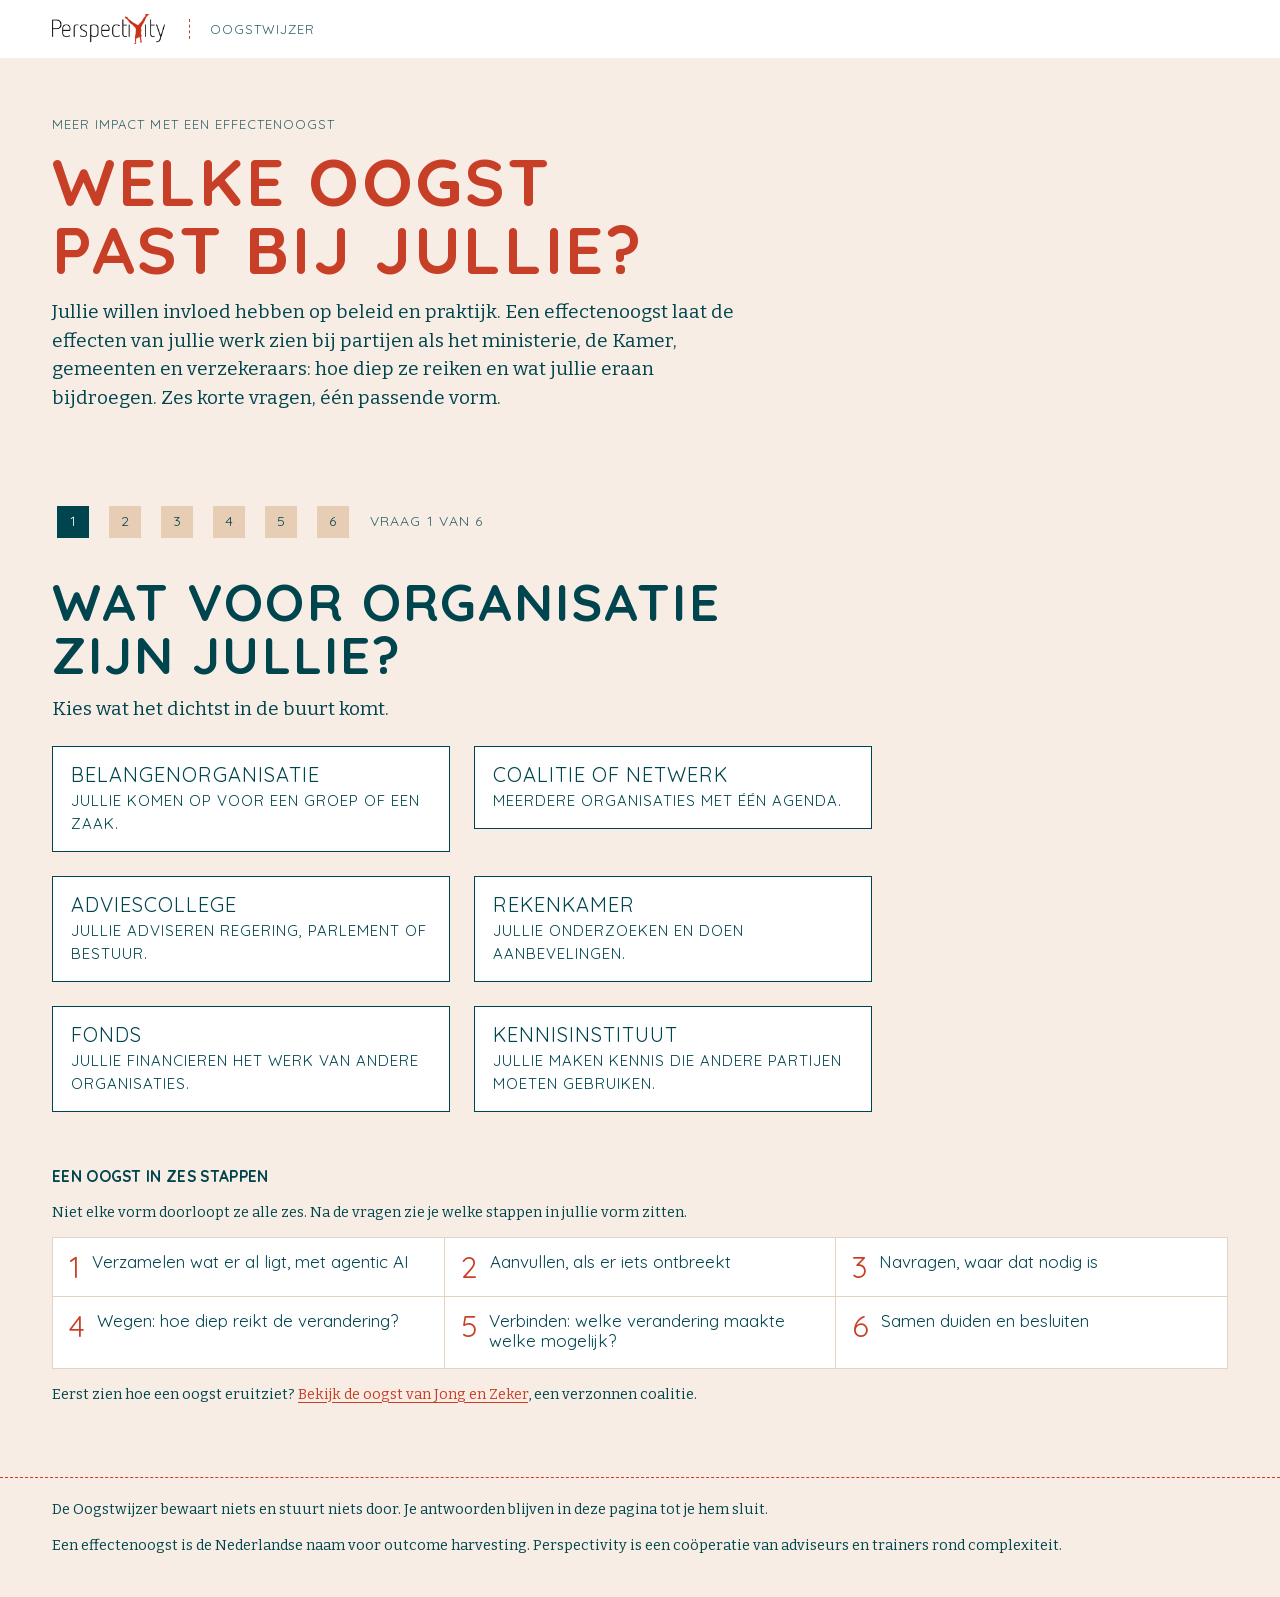
<file: Oogstwijzer.html>
<!DOCTYPE html>
<html lang="nl">
<head>
<meta charset="utf-8">
<meta name="viewport" content="width=device-width, initial-scale=1, viewport-fit=cover">
<title>Oogstwijzer</title>
<style>
@font-face{font-family:'Quicksand';font-style:normal;font-weight:400 700;font-display:swap;src:url([data-uri]) format('woff2')}
@font-face{font-family:'Bitter';font-style:normal;font-weight:300 700;font-display:swap;src:url([data-uri]) format('woff2')}
@font-face{font-family:'Bitter';font-style:italic;font-weight:400;font-display:swap;src:url([data-uri]) format('woff2')}
/* Effectenoogst Design System (15-11-2026), gebouwd op de huisstijl van Perspectivity:
   zeegroen als inkt, lichtbeige als grond, rood als accent, geel en blauw als steunkleur;
   Netto OT voor titels (vette kapitalen) en knoppen, Caecilia voor leestekst (openbaar: Quicksand en Bitter);
   hoekige vormen: rechte hoeken, vierkante tekens, rode stippellijn als scheiding.
   De vier lagen: beige, geel, blauw, zeegroen, van oppervlak naar diepte. Bewust één licht thema. */
:root{
  --p-red:#c83f27; --p-lightbeige:#f7ede5; --p-black:#00454e; --p-white:#fff;
  --p-beige:#e8cdb5; --p-pink:#e8cdb5; --p-darkgreen:#00454e; --p-yellow:#fac618; --p-blue:#59a6ff;
  --p-red-dark:#a8331f; --p-red-tint:#f3d9d3; --p-lightbeige-dark:#efe0d4;
  --p-ink-2:#00454e; --p-ink-3:#2f6168; --p-line:#e3d3c5; --p-line-strong:#b9a493;
  /* de vier lagen, van oppervlak naar diepte */
  --w1:#e8cdb5; --w2:#fac618; --w3:#59a6ff; --w4:#00454e;
  --font-display:"Netto OT","Quicksand",Tahoma,system-ui,sans-serif;
  --font-body:"Caecilia LT Pro","PMN Caecilia","Bitter",Cambria,Georgia,serif;
  --ease-calm:cubic-bezier(.25,.1,.25,1);
  color-scheme:light;
}
*,*::before,*::after{box-sizing:border-box}
html{-webkit-text-size-adjust:100%;-webkit-font-smoothing:antialiased;text-rendering:optimizeLegibility}
body{margin:0;font-family:var(--font-body);font-size:16.5px;line-height:1.54;color:var(--p-black);background:var(--p-lightbeige);overflow-x:hidden}
img,svg{max-width:100%}
[hidden]{display:none!important}
a{color:var(--p-red);text-decoration:underline;text-decoration-thickness:1px;text-underline-offset:3px}
a:hover{color:var(--p-red-dark)}
::selection{background:var(--p-pink);color:var(--p-black)}
h1,h2,h3,h4,p,ol,ul,dl,dd,figure,blockquote{margin:0}
ol,ul{padding:0;list-style:none}
button,input,select,textarea{font:inherit;color:inherit}
button{background:none;border:0;padding:0;cursor:pointer;text-align:inherit}
:focus-visible{outline:2px solid var(--p-darkgreen);outline-offset:2px}
.donker :focus-visible{outline-color:var(--p-yellow)}
.sr{position:absolute;width:1px;height:1px;overflow:hidden;clip:rect(0 0 0 0);white-space:nowrap}
.wrap{max-width:1240px;margin:0 auto;padding-left:max(16px,env(safe-area-inset-left,0px));padding-right:max(16px,env(safe-area-inset-right,0px))}
@media (min-width:760px){.wrap{padding-left:max(32px,env(safe-area-inset-left,0px));padding-right:max(32px,env(safe-area-inset-right,0px))}}

/* Typografie: titels in Netto, kapitalen, vast gezet; tussenkopjes in Caecilia vet kapitaal */
.display,.titel{font-family:var(--font-display);font-weight:700;text-transform:uppercase;letter-spacing:.04em;line-height:1.02;text-wrap:balance}
.display{font-size:clamp(36px,5.2vw,67px)}
.titel{font-size:clamp(27px,3.2vw,40px)}
.rood{color:var(--p-red)}
.subtitel{font-family:var(--font-display);font-weight:400;font-size:clamp(19px,1.9vw,24px);line-height:1.15;text-wrap:balance}
.tussenkop{font-family:var(--font-body);font-weight:700;text-transform:uppercase;letter-spacing:.02em;font-size:15.5px;line-height:1.3}
.oog{font-family:var(--font-display);font-size:13px;text-transform:uppercase;letter-spacing:.08em;color:var(--p-ink-3)}
.lead{font-size:clamp(18px,1.5vw,21px);line-height:1.5;max-width:36em;text-wrap:pretty}
.klein{font-size:14.5px;color:var(--p-ink-2)}
.citaat{font-family:var(--font-body);font-weight:300;color:var(--p-red);font-size:20px;line-height:1.4;text-wrap:pretty}
.stippel{border:0;border-top:.75pt dashed var(--p-red);margin:0}
.cijfer{font-family:var(--font-display);font-weight:400;font-variant-numeric:tabular-nums;line-height:1}

/* Knoppen: recht, Netto kapitaal */
.btn{display:inline-flex;align-items:center;justify-content:center;gap:8px;height:42px;padding:0 22px;border-radius:0;font-family:var(--font-display);font-weight:400;text-transform:uppercase;letter-spacing:.06em;font-size:15px;line-height:1;text-decoration:none;border:1.5px solid transparent;white-space:nowrap;transition:background 140ms var(--ease-calm),color 140ms var(--ease-calm)}
.btn{max-width:100%}
.btn:active{transform:translateY(1px)}
.btn-rood{background:var(--p-red);color:#fff}
.btn-rood:hover{background:var(--p-red-dark);color:#fff}
.btn-lijn{border-color:var(--p-black);color:var(--p-black)}
.btn-lijn:hover{background:var(--p-black);color:#fff}
.btn-stil{color:var(--p-red);padding:0 14px}
.btn-stil:hover{background:var(--p-lightbeige);color:var(--p-red-dark)}
.btn-klein{height:32px;padding:0 14px;font-size:13px}
.btn-groot{min-height:52px;height:auto;padding:10px 28px;font-size:17px;white-space:normal;text-align:center;line-height:1.15}
.btn[disabled]{opacity:.4;cursor:not-allowed}
.donker .btn-lijn{border-color:#fff;color:#fff}
.donker .btn-lijn:hover{background:#fff;color:var(--p-black)}
.btn-wit{background:#fff;color:var(--p-black)}
.btn-wit:hover{background:var(--p-lightbeige)}

/* Vlakken: recht, vlak, zonder schaduw */
.vlak{background:var(--p-lightbeige);padding:24px}
.vlak-wit{background:#fff;border:1px solid var(--p-line)}
.vlak-diep{background:var(--p-darkgreen);color:#fff}
@media (max-width:560px){.vlak{padding:18px 16px}}

/* Hoekige tekens: een vierkant als opsommingsteken en als vorm */
.mei{display:inline-block;width:.6em;aspect-ratio:1;background:currentColor;flex:none}
.ei-vorm{aspect-ratio:1}

/* Formulier */
label.veld{display:flex;flex-direction:column;gap:6px}
.veld>span,.veldkop{font-family:var(--font-display);font-size:15px;line-height:1.25}
.veld small,.hulp{font-size:13.5px;color:var(--p-ink-3);line-height:1.45}
input[type=text],input[type=date],input[type=month],input[type=number],input[type=search],input[type=email],select,textarea{width:100%;min-height:44px;padding:9px 12px;border:1px solid var(--p-line-strong);border-radius:0;background:#fff;font-family:var(--font-body);font-size:16px;line-height:1.4;transition:border-color 140ms var(--ease-calm)}
textarea{min-height:88px;resize:vertical}
input:focus,select:focus,textarea:focus{border-color:var(--p-black);outline:2px solid var(--p-darkgreen);outline-offset:1px}

/* Tag: recht, Netto kapitaal */
.tag{display:inline-flex;align-items:center;gap:6px;padding:4px 10px;font-family:var(--font-display);font-size:13px;line-height:1.2;text-transform:uppercase;letter-spacing:.05em;white-space:nowrap;background:var(--p-lightbeige);color:var(--p-black);border:1px solid transparent}
.tag-lijn{background:transparent;border-color:var(--p-red);color:var(--p-red)}
.tag-geel{background:var(--p-yellow)}.tag-roze{background:var(--p-pink)}.tag-blauw{background:var(--p-blue)}.tag-groen{background:var(--p-darkgreen);color:#fff}.tag-rood{background:var(--p-red);color:#fff}.tag-wit{background:#fff;border-color:var(--p-line)}

/* Lagen (water) en zekerheid (treden) */
.laag{display:inline-flex;align-items:center;gap:7px;padding:4px 10px;font-family:var(--font-display);font-size:13px;line-height:1.2;text-transform:uppercase;letter-spacing:.05em;white-space:nowrap}
.laag-1{background:var(--w1);color:var(--p-black)}.laag-2{background:var(--w2);color:var(--p-black)}.laag-3{background:var(--w3);color:var(--p-black)}.laag-4{background:var(--w4);color:#fff}
.laag-0{background:#fff;color:var(--p-ink-2);box-shadow:inset 0 0 0 1px var(--p-line-strong)}
.zeker{display:inline-flex;align-items:center;gap:7px;font-family:var(--font-display);font-size:14px;line-height:1.2;white-space:nowrap}
.treden{display:inline-flex;gap:2px;align-items:flex-end;flex:none}
.treden i{width:5px;background:var(--p-line-strong);display:block;opacity:.55}
.treden i:nth-child(1){height:5px}.treden i:nth-child(2){height:8px}.treden i:nth-child(3){height:11px}.treden i:nth-child(4){height:14px}
.treden[data-n="1"] i:nth-child(-n+1),.treden[data-n="2"] i:nth-child(-n+2),.treden[data-n="3"] i:nth-child(-n+3),.treden[data-n="4"] i:nth-child(-n+4){background:var(--p-red);opacity:1}
/* Koppen en hoeken overal gelijk */
h1,h2,h3,h4{font-family:var(--font-display)!important;font-weight:700!important;text-transform:uppercase;letter-spacing:.04em}
*,*::before,*::after{border-radius:0!important}
button{font-family:var(--font-display);text-transform:uppercase;letter-spacing:.06em}
@media (prefers-reduced-motion:reduce){*{animation-duration:.001ms!important;transition-duration:.001ms!important;scroll-behavior:auto!important}}
@media print{.niet-print{display:none!important}}

/* Indeling: één rustige kolom. Zes vragen, één per scherm; daarna één advies op een wit blad met de zes stappen als strook. */
body::before{content:"";position:fixed;inset:0 0 auto;height:env(safe-area-inset-top,0px);z-index:10;background:#fff}
.top{background:#fff;padding-block:14px}
.top-in{display:flex;align-items:center;gap:16px 24px;flex-wrap:wrap}
.top .logo{height:30px;width:auto;display:block}
.top .wat{font-family:var(--font-display);text-transform:uppercase;letter-spacing:.08em;font-size:13px;color:var(--p-ink-3);padding-left:20px;border-left:.75pt dashed var(--p-red)}
.band{background:var(--p-lightbeige);padding-block:clamp(28px,5vw,56px)}
.kop{display:grid;gap:14px;max-width:46em}
.kop .display{color:var(--p-red)}
main{padding-block:32px 72px;display:flex;flex-direction:column;gap:32px}
.stapel{display:flex;flex-direction:column;gap:14px;min-width:0}
.rij{display:flex;gap:10px;flex-wrap:wrap;align-items:center}
button.link{color:var(--p-red);text-decoration:underline;text-decoration-thickness:1px;text-underline-offset:3px}

/* Voortgang: zes vierkanten */
.voortgang{display:flex;gap:10px;align-items:center;flex-wrap:wrap}
.voortgang button{display:grid;place-items:center;width:32px;aspect-ratio:1;background:var(--p-beige);color:var(--p-black);font-family:var(--font-display);font-size:14px}
.voortgang button.klaar{background:var(--p-red);color:#fff}
.voortgang button.nu{background:var(--p-black);color:#fff}
.voortgang button[disabled]{cursor:default}
.voortgang-rand{display:inline-flex;padding:3px;border:2px solid transparent}
.voortgang-rand:focus-within{border-color:var(--p-darkgreen)}
.voortgang button:focus-visible{outline:none}
.voortgang span.tel{font-family:var(--font-display);font-size:14px;text-transform:uppercase;letter-spacing:.08em;color:var(--p-ink-3);margin-left:6px}

/* Vraag */
.vraagvlak{display:grid;gap:22px;max-width:820px}
.vraagvlak h2{font-family:var(--font-display);font-weight:400;text-transform:uppercase;font-size:clamp(30px,4.6vw,52px);line-height:1.02;text-wrap:balance}
.vraagvlak h2:focus{outline:none}
.opties{display:grid;gap:10px}
@media (min-width:700px){.opties.twee{grid-template-columns:1fr 1fr}}
.optie{display:grid;gap:2px;padding:16px 18px;border:1.5px solid var(--p-black);background:#fff;width:100%;transition:background 140ms var(--ease-calm)}
.optie:hover{background:var(--p-lightbeige)}
.optie b{font-family:var(--font-display);font-weight:400;font-size:20px;line-height:1.2}
.optie span{font-size:15px;color:var(--p-ink-2)}
.optie[aria-pressed="true"]{background:var(--p-black);color:#fff}
.optie[aria-pressed="true"] span{color:#fff}

/* De zes stappen */
.strook{display:grid;gap:1px;background:var(--p-line);border:1px solid var(--p-line)}
@media (min-width:640px){.strook{grid-template-columns:repeat(2,minmax(0,1fr))}}
@media (min-width:1000px){.strook{grid-template-columns:repeat(3,minmax(0,1fr))}}
.strook li{background:#fff;padding:14px 16px;display:grid;grid-template-columns:auto 1fr;gap:2px 12px;align-content:start}
.strook .nr{font-family:var(--font-display);font-size:30px;line-height:1;color:var(--p-line-strong);grid-row:span 2}
.strook b{font-family:var(--font-display);font-weight:400;font-size:17px;line-height:1.2;color:var(--p-ink-3)}
.strook small{font-family:var(--font-display);font-size:13px;text-transform:uppercase;letter-spacing:.06em;color:var(--p-ink-3)}
.strook li.in .nr{color:var(--p-red)}
.strook li.in b{color:var(--p-black)}
.strook li.in small{color:var(--p-red)}
.strook li.uit{background:var(--p-lightbeige)}

/* Advies */
.advies{display:grid;gap:28px}
.advieskop{display:grid;gap:12px;max-width:48em}
.advieskop h2{font-family:var(--font-display);font-weight:400;text-transform:uppercase;font-size:clamp(30px,5.6vw,72px);line-height:1.04;color:var(--p-red);overflow-wrap:break-word;-webkit-hyphens:auto;hyphens:auto}
.advieskop h2:focus{outline:none}
.twee{display:grid;gap:24px}
@media (min-width:900px){.twee{grid-template-columns:1fr 1fr;align-items:start}}
.punten{display:grid;gap:8px}
.punten li{padding-left:22px;position:relative}
.punten li::before{content:"";position:absolute;left:0;top:.5em;width:8px;aspect-ratio:1;background:var(--p-red)}
.waarom{display:grid;gap:6px}
.ook{display:grid;gap:10px}
.ook div{border-top:.75pt dashed var(--p-red);padding-top:10px}
.ook b{font-family:var(--font-display);font-weight:400;font-size:19px}
.voorbereiding{background:var(--p-darkgreen);color:#fff;padding:clamp(20px,4vw,36px);display:grid;gap:16px}
.voorbereiding h3{font-family:var(--font-display);font-weight:400;text-transform:uppercase;font-size:clamp(24px,3vw,34px);line-height:1.05}
.voorbereiding pre{background:#fff;color:var(--p-black);padding:16px 18px;margin:0;font-family:var(--font-body);font-size:15px;line-height:1.5;white-space:pre-wrap;overflow-wrap:anywhere;max-height:420px;overflow-y:auto}
.voorbereiding pre:focus-visible{outline:2px solid var(--p-yellow);outline-offset:2px}
.antwoorden{display:grid;gap:1px;background:var(--p-line);border:1px solid var(--p-line)}
.antwoorden div{background:#fff;padding:10px 14px;display:grid;gap:2px 14px}
@media (min-width:640px){.antwoorden div{grid-template-columns:220px 1fr auto;align-items:baseline}}
.antwoorden dt{font-family:var(--font-display);font-size:13px;text-transform:uppercase;letter-spacing:.06em;color:var(--p-ink-3)}
.antwoorden dd{font-family:var(--font-display);font-size:17px}
#toast{position:fixed;left:50%;bottom:calc(20px + env(safe-area-inset-bottom,0px));transform:translateX(-50%);z-index:70;background:var(--p-darkgreen);color:#fff;font-family:var(--font-display);font-size:15.5px;padding:12px 18px;max-width:min(560px,calc(100% - 32px));box-shadow:0 6px 18px rgba(0,0,0,.1)}
footer{border-top:.75pt dashed var(--p-red);padding-block:20px 40px}
@media print{.top,.band,.voortgang,.niet-print,#toast,footer{display:none!important}main{padding:0}.voorbereiding{background:#fff;color:var(--p-black);padding:0}.voorbereiding pre{max-height:none;padding:0}}
</style>
</head>
<body>
<header class="top"><div class="wrap top-in">
  <img class="logo" src="[data-uri]" alt="Perspectivity">
  <span class="wat">Oogstwijzer</span>
</div></header>
<div class="band"><div class="wrap"><div class="kop">
  <p class="oog">Meer impact met een effectenoogst</p>
  <h1 class="display">Welke oogst past bij jullie?</h1>
  <p class="lead">Jullie willen invloed hebben op beleid en praktijk. Een effectenoogst laat de effecten van jullie werk zien bij partijen als het ministerie, de Kamer, gemeenten en verzekeraars: hoe diep ze reiken en wat jullie eraan bijdroegen. Zes korte vragen, één passende vorm.</p>
</div></div></div>
<main class="wrap" id="scherm"></main>
<footer><div class="wrap stapel">
  <p class="klein">De Oogstwijzer bewaart niets en stuurt niets door. Je antwoorden blijven in deze pagina tot je hem sluit.</p>
  <p class="klein">Een effectenoogst is de Nederlandse naam voor outcome harvesting. Perspectivity is een coöperatie van adviseurs en trainers rond complexiteit.</p>
</div></footer>
<div id="toast" role="status" aria-live="polite" hidden></div>
<script>window.OMGEVING='publiek';</script>
<script>
(function(){
'use strict';
const OMG = window.OMGEVING || 'static';
const SITE = OMG === 'publiek' ? '' : 'https://nelefreedom.github.io/effectenoogst/';
const $ = (s, r) => (r || document).querySelector(s);
const h = s => String(s == null ? '' : s).replace(/[&<>"']/g, c => ({'&':'&amp;','<':'&lt;','>':'&gt;','"':'&quot;',"'":'&#39;'}[c]));

const STAPPEN = ['Verzamelen wat er al ligt, met agentic AI', 'Aanvullen, als er iets ontbreekt', 'Navragen, waar dat nodig is', 'Wegen: hoe diep reikt de verandering?', 'Verbinden: welke verandering maakte welke mogelijk?', 'Samen duiden en besluiten'];
const VRAGEN = [
  {id:'org', kort:'Wie we zijn', vraag:'Wat voor organisatie zijn jullie?', hulp:'Kies wat het dichtst in de buurt komt.', opties:[
    ['belang','Belangenorganisatie','Jullie komen op voor een groep of een zaak.'],
    ['coalitie','Coalitie of netwerk','Meerdere organisaties met één agenda.'],
    ['advies','Adviescollege','Jullie adviseren regering, parlement of bestuur.'],
    ['rekenkamer','Rekenkamer','Jullie onderzoeken en doen aanbevelingen.'],
    ['fonds','Fonds','Jullie financieren het werk van andere organisaties.'],
    ['kennis','Kennisinstituut','Jullie maken kennis die andere partijen moeten gebruiken.']]},
  {id:'doel', kort:'Waarvoor', vraag:'Waarvoor willen jullie de oogst gebruiken?', hulp:'Kies het belangrijkste doel. De rest komt in het gesprek.', opties:[
    ['verantwoorden','Laten zien wat ons werk oplevert','Aan financiers, leden of achterban.'],
    ['leren','Leren en bijsturen','Waar werkt onze aanpak, en waar niet?'],
    ['doorwerking','Weten wat er met ons advies of onderzoek gebeurt','Doorwerking bij de partijen voor wie het bedoeld was.'],
    ['koers','Kiezen waar de volgende inzet heen gaat','Een nieuwe strategie of een meerjarenplan.'],
    ['zelf','Zelf leren oogsten','We willen dit voortaan zelf kunnen.']]},
  {id:'wanneer', kort:'Wanneer', vraag:'Wanneer moet het er liggen?', hulp:'', opties:[
    ['kort','Binnen zes weken','Er komt een besluit, een aanvraag of een vergadering aan.'],
    ['half','Binnen een half jaar','Er is tijd om het goed te doen.'],
    ['jaar','Geen harde datum: we willen dit elk jaar doen','Oogsten als vast onderdeel van het werk.']]},
  {id:'wie', kort:'Wie doet het werk', vraag:'Wie doet het werk?', hulp:'', opties:[
    ['nele','Perspectivity doet het, wij leveren aan','Wij hebben weinig tijd.'],
    ['samen','Samen','Wij doen mee en leren onderweg.'],
    ['zelf','Wij doen het zelf, met begeleiding','Wij hebben de mensen en zoeken de methode.']]},
  {id:'ligt', kort:'Wat er al ligt', vraag:'Wat ligt er al?', hulp:'', opties:[
    ['veel','Veel op papier','Jaarverslagen, notulen, nieuwsbrieven, Kamerstukken.'],
    ['hoofden','Het zit vooral in hoofden','Collega\'s en partners weten het, maar het staat nergens.'],
    ['oogst','Er ligt al een oogst of een lijst met resultaten','We willen er nu iets mee doen.'],
    ['weinig','Bijna niets','We beginnen bij het begin.']]},
  {id:'stevig', kort:'Hoe stevig', vraag:'Hoe stevig moet het zijn?', hulp:'Hoe steviger, hoe meer tijd het vraagt van jullie en van de partijen die veranderden.', opties:[
    ['beeld','Een eerste beeld is genoeg','Om intern het gesprek te voeren.'],
    ['onderbouwd','Onderbouwd met bronnen','Stevig genoeg voor bestuur of leden.'],
    ['nagevraagd','Nagevraagd bij de partijen die veranderden','Het moet buiten de eigen kring overeind blijven.']]}
];
const VORMEN = {
  scan: {naam:'Oogstscan', duur:'vier weken', stappen:{1:'', 4:'', 6:'kort'},
    kern:'Een eerste oogst uit wat er al ligt. In vier weken zie je wat jullie werk bij andere partijen in beweging bracht en hoe diep dat reikt.',
    krijgt:['Een overzicht van de veranderingen die in jullie eigen documenten te vinden zijn', 'Per verandering: hoe diep ze reikt en hoe zeker we het weten', 'Een tweepager met de oogstkaart', 'Een nabespreking: wat valt op, en wat is een verstandige volgende stap'],
    vraagt:['Eén aanspreekpunt', 'De documenten van de afgelopen één tot twee jaar', 'Een startgesprek en een nabespreking met een paar mensen uit het team'],
    mee:'Een lijstje van de documenten die er liggen: jaarverslagen, notulen, nieuwsbrieven.'},
  oogst: {naam:'Effectenoogst', duur:'drie tot vier maanden', stappen:{1:'', 2:'', 3:'', 4:'', 5:'', 6:''},
    kern:'De volledige oogst in zes stappen. Van wat er al ligt tot een sessie waarin het team kiest waar de volgende inzet heen gaat.',
    krijgt:['Alle veranderingen op een rij, in drie delen: wat veranderde, voor wie het verschil maakt, wat jullie bijdroegen', 'Navraag bij de partijen die veranderden, met hun eigen woorden', 'De oogstkaart: hoe diep elke verandering reikt en welke ketens er lopen', 'Een duidingssessie met het team, met besluiten', 'Een dashboard en een kort rapport'],
    vraagt:['Eén aanspreekpunt dat meedenkt', 'Documenten, en collega\'s en partners die een korte vragenlijst invullen', 'Namen en functies van de partijen bij wie we mogen navragen', 'Een dagdeel met het team voor de duidingssessie'],
    mee:'Eén verandering bij een ander waar jullie trots op zijn, en één waarover jullie twijfelen.'},
  cyclus: {naam:'Oogstcyclus', duur:'een jaar, met twee oogsten', stappen:{1:'', 2:'', 3:'', 4:'', 5:'', 6:''},
    kern:'Oogsten als vast ritme. Twee keer per jaar een oogst, met jullie verandertheorie ernaast. Zo zie je wat groeit, wat stokt en wat wegvalt.',
    krijgt:['Twee volledige oogsten in een jaar, die je met elkaar kunt vergelijken', 'Een verandertheorie die na elke oogst wordt bijgesteld', 'Twee duidingssessies met besluiten', 'Een dashboard dat met jullie meegroeit', 'Een werkwijze die jullie daarna zelf kunnen voortzetten'],
    vraagt:['Eén vast aanspreekpunt, het hele jaar', 'Twee keer per jaar documenten, een vragenlijst en navraag', 'Twee dagdelen met het team', 'Een bestuur of directie die de uitkomsten wil gebruiken'],
    mee:'Jullie verandertheorie of meerjarenplan, als dat er is.'},
  dwklein: {naam:'Doorwerkingsoogst klein', duur:'zes weken', stappen:{1:'', 3:'kort', 4:'', 6:'kort'},
    kern:'Wat gebeurde er met één advies, rapport of onderzoek? Wie deed er iets anders door, en hoe diep reikt dat?',
    krijgt:['De doorwerking van één advies of rapport op een rij', 'Navraag bij een paar partijen voor wie het bedoeld was', 'Per verandering: hoe diep ze reikt en hoe zeker we het weten', 'Een korte bespreking: wat leert dit over hoe jullie adviseren'],
    vraagt:['Eén aanspreekpunt', 'Het advies of rapport en wat er sindsdien over is verschenen', 'Namen en functies van drie tot vijf ontvangers', 'Een bespreking van anderhalf uur'],
    mee:'Het advies of rapport waar het om gaat, en de namen van de partijen voor wie het bedoeld was.'},
  dwgroot: {naam:'Doorwerkingsoogst groot', duur:'drie maanden', stappen:{1:'', 2:'', 3:'', 4:'', 5:'', 6:''},
    kern:'De doorwerking van meerdere adviezen of een hele periode. Welke adviezen werkten door, bij wie, en welke maakten een volgende stap mogelijk?',
    krijgt:['De doorwerking van jullie adviezen of onderzoeken over een periode', 'Navraag bij de partijen voor wie ze bedoeld waren', 'De oogstkaart: hoe diep de doorwerking reikt en welke ketens er lopen', 'Een duidingssessie met raad, staf of bestuur, met besluiten', 'Een dashboard en een kort rapport'],
    vraagt:['Eén aanspreekpunt dat meedenkt', 'De adviezen en rapporten, en wat er sindsdien over is verschenen', 'Namen en functies van de ontvangers', 'Een dagdeel voor de duidingssessie'],
    mee:'Een lijst van de adviezen of rapporten uit de periode, en één waarvan jullie vermoeden dat het veel heeft gedaan.'},
  werksessie: {naam:'Werksessie', duur:'een dagdeel', stappen:{4:'', 5:'', 6:''},
    kern:'Er ligt al materiaal. In één dagdeel wegen en verbinden we wat er ligt, en duidt het team wat het betekent.',
    krijgt:['Een begeleide sessie met het team', 'Jullie resultaten gewogen: hoe diep reikt elke verandering', 'De ketens in beeld', 'Besluiten over de volgende inzet, vastgelegd'],
    vraagt:['De oogst of resultatenlijst die er ligt, een week vooraf', 'Een dagdeel met de mensen die erover gaan'],
    mee:'De oogst of resultatenlijst die er al ligt.'},
  training: {naam:'Training', duur:'twee dagen', stappen:{1:'', 2:'', 3:'', 4:'', 5:'', 6:''},
    kern:'Jullie leren zelf oogsten, met jullie eigen werk als oefenstof. Na twee dagen ligt er een begin van een eigen oogst.',
    krijgt:['De zes stappen, geoefend op jullie eigen materiaal', 'De vier lagen en de vijf labels leren gebruiken', 'Navraagteksten en een vragenlijst om direct in te zetten', 'Een begin van jullie eigen oogst'],
    vraagt:['Een groep van collega\'s die het gaat doen', 'Twee dagen, met een paar weken ertussen', 'Eigen documenten en voorbeelden als oefenstof'],
    mee:'Wie gaan het doen, en op welk deel van jullie werk willen jullie oefenen?'},
  begeleiding: {naam:'Begeleiding', duur:'zes maanden', stappen:{1:'', 2:'', 3:'', 4:'', 5:'', 6:''},
    kern:'Jullie doen de oogst zelf. Perspectivity loopt een half jaar mee: bij de opzet, bij de lastige keuzes en bij de duiding.',
    krijgt:['Een opzet voor jullie eigen oogst', 'Vaste momenten om mee te kijken en bij te sturen', 'Hulp bij navragen, wegen en verbinden', 'Begeleiding van de duidingssessie'],
    vraagt:['Een klein team dat de oogst uitvoert', 'Tijd om het werk zelf te doen', 'Een opdrachtgever in huis die de uitkomsten wil gebruiken'],
    mee:'Wie voert de oogst uit, en hoeveel tijd hebben zij?'},
  coaching: {naam:'Coaching', duur:'zes gesprekken', stappen:{1:'', 2:'', 3:'', 4:'', 5:'', 6:''},
    kern:'Eén persoon doet de oogst, met een ervaren oogster als klankbord. Zes gesprekken, op de momenten dat het ertoe doet.',
    krijgt:['Zes gesprekken over jouw eigen oogst', 'Meelezen met je veranderingen en je navraag', 'Hulp bij wegen: hoe diep reikt de verandering'],
    vraagt:['Eén persoon die de oogst doet', 'Tijd tussen de gesprekken om het werk te doen'],
    mee:'Waar sta je nu, en waar loop je op vast?'},
  leergang: {naam:'Leergang voor managers', duur:'drie dagen', stappen:{4:'', 5:'', 6:''},
    kern:'Voor wie stuurt op impact. Je leert een oogst lezen, wegen en gebruiken voor besluiten.',
    krijgt:[], vraagt:[], mee:''}
};
const ALS = {
  scan:'Als je eerst wilt proeven voordat je een hele oogst doet.',
  oogst:'Als het ook buiten de eigen kring overeind moet blijven.',
  cyclus:'Als je na de eerste oogst wilt blijven volgen wat er groeit.',
  dwklein:'Als je met één advies of rapport wilt beginnen.',
  dwgroot:'Als je de doorwerking van een hele periode wilt zien.',
  werksessie:'Als er al materiaal ligt en vooral de duiding ontbreekt.',
  training:'Als meer collega\'s het vak willen leren.',
  begeleiding:'Als jullie het zelf doen en iemand willen die meeloopt.',
  coaching:'Als één persoon het werk doet.',
  leergang:'Als directie en managers willen leren sturen met een oogst.'
};
function kies(a){
  const R = (v, waarom, ook) => ({v: v, waarom: waarom, ook: ook || []});
  const adviseert = ['advies','rekenkamer','kennis'].includes(a.org);
  if (a.doel === 'zelf') {
    if (a.wie === 'zelf') return a.wanneer === 'kort' ? R('training', ['Jullie willen het zelf kunnen en hebben weinig tijd: twee dagen geeft de methode en een begin.'], ['begeleiding','coaching']) : R('begeleiding', ['Jullie willen het zelf doen en hebben de tijd om een eigen oogst te maken.', 'Een half jaar meelopen geeft hulp op de momenten dat het lastig wordt.'], ['training','coaching']);
    return R('training', ['Jullie willen zelf leren oogsten.', a.wie === 'samen' ? 'Samen oefenen op jullie eigen werk past bij een training.' : 'Een training geeft de methode; daarna kan Perspectivity een eerste oogst met jullie doen.'], ['begeleiding','leergang']);
  }
  if (a.wie === 'zelf') return a.wanneer === 'kort' ? R('coaching', ['Jullie doen het werk zelf en er is weinig tijd.', 'Zes gesprekken geven houvast zonder dat het een groot traject wordt.'], ['training','scan']) : R('begeleiding', ['Jullie doen het werk zelf en zoeken de methode.', 'Een half jaar meelopen houdt de oogst op koers.'], ['training','coaching']);
  if (a.ligt === 'oogst' && a.wanneer === 'kort') return R('werksessie', ['Er ligt al een oogst of een lijst met resultaten.', 'Binnen zes weken is een dagdeel wegen, verbinden en duiden haalbaar.'], adviseert ? ['dwklein'] : ['scan','oogst']);
  if (a.doel === 'doorwerking' || adviseert) {
    const w = [a.doel === 'doorwerking' ? 'Jullie willen weten wat er met jullie advies of onderzoek gebeurt.' : 'Bij een organisatie die adviseert of onderzoekt, gaat een oogst over doorwerking: wie deed er iets anders door?'];
    if (a.wanneer === 'kort' || a.stevig === 'beeld') { w.push(a.wanneer === 'kort' ? 'Binnen zes weken past de oogst van één advies of rapport.' : 'Voor een eerste beeld is één advies of rapport genoeg.'); return R('dwklein', w, ['dwgroot']); }
    w.push(a.stevig === 'nagevraagd' ? 'Navragen bij de ontvangers vraagt tijd; drie maanden is daarvoor genoeg.' : 'Er is tijd om meerdere adviezen naast elkaar te leggen.');
    return R('dwgroot', w, a.wanneer === 'jaar' ? ['cyclus','dwklein'] : ['dwklein']);
  }
  if (a.wanneer === 'jaar') return a.stevig === 'beeld' ? R('scan', ['Jullie willen elk jaar oogsten, en een eerste beeld is nu genoeg.', 'Begin met een scan; daarna kan er een vast ritme komen.'], ['cyclus']) : R('cyclus', ['Jullie willen oogsten als vast onderdeel van het werk.', 'Twee oogsten per jaar laten zien wat groeit en wat stokt.'], ['oogst']);
  if (a.wanneer === 'kort') return R('scan', ['Binnen zes weken past een oogst uit wat er al ligt.', a.stevig === 'nagevraagd' ? 'Navragen bij de partijen die veranderden past niet in zes weken. Begin met de scan en vraag daarna na.' : a.ligt === 'weinig' || a.ligt === 'hoofden' ? 'Er ligt weinig op papier. In het startgesprek kijken we welke bronnen er toch zijn.' : 'Er ligt genoeg op papier om mee te beginnen.'], ['oogst']);
  if (a.stevig === 'beeld') return R('scan', ['Een eerste beeld is genoeg.', 'De scan laat zien of een volledige oogst de moeite waard is.'], ['oogst']);
  const w = [a.stevig === 'nagevraagd' ? 'Het moet buiten de eigen kring overeind blijven: daarvoor vragen we na bij de partijen die veranderden.' : 'Onderbouwen met bronnen vraagt om verzamelen én aanvullen.'];
  w.push(a.doel === 'koers' ? 'De duidingssessie is de plek waar jullie kiezen waar de volgende inzet heen gaat.' : a.doel === 'verantwoorden' ? 'De woorden van de partijen zelf maken je verantwoording sterker dan je eigen verhaal.' : 'In de duidingssessie ziet het team waar de aanpak werkt en waar niet.');
  if (a.ligt === 'hoofden' || a.ligt === 'weinig') w.push('Omdat er weinig op papier staat, weegt stap 2 zwaarder: aanvullen met een vragenlijst of een gesprek.');
  return R('oogst', w, ['scan','cyclus']);
}

let i = 0; const A = {}; let klaar = false;
function toast(t){ const el = $('#toast'); el.textContent = t; el.hidden = false; clearTimeout(toast.t); toast.t = setTimeout(() => { el.hidden = true; }, 3800); }
const label = (q, w) => { const o = q.opties.find(x => x[0] === w); return o ? o[1] : ''; };
function voortgang(){
  return '<nav class="voortgang niet-print" aria-label="Voortgang">' + VRAGEN.map((q, n) => { const kan = A[q.id] || n === i; return '<span class="voortgang-rand"><button data-a="naar" data-n="' + n + '" class="' + (!klaar && n === i ? 'nu' : A[q.id] ? 'klaar' : '') + '"' + (kan ? '' : ' disabled') + ' aria-label="Vraag ' + (n + 1) + ': ' + h(q.kort) + (A[q.id] ? ', beantwoord' : '') + '"' + (!klaar && n === i ? ' aria-current="step"' : '') + '>' + (n + 1) + '</button></span>'; }).join('') + '<span class="tel">' + (klaar ? 'Jullie advies' : 'Vraag ' + (i + 1) + ' van 6') + '</span></nav>';
}
function strook(vorm){
  return '<ol class="strook">' + STAPPEN.map((s, n) => { const st = vorm ? vorm.stappen[n + 1] : ''; const inn = !vorm || st !== undefined; return '<li class="' + (inn ? 'in' : 'uit') + '"><span class="nr">' + (n + 1) + '</span><b>' + s + '</b>' + (vorm ? '<small>' + (inn ? (st === 'kort' ? 'Zit erin, kort' : 'Zit erin') : 'Niet in deze vorm') + '</small>' : '') + '</li>'; }).join('') + '</ol>';
}
function vraagHtml(){
  const q = VRAGEN[i];
  return voortgang() + '<section class="vraagvlak"><div class="stapel"><h2 id="vraag" tabindex="-1">' + q.vraag + '</h2>' + (q.hulp ? '<p class="lead">' + q.hulp + '</p>' : '') + '</div><div class="opties' + (q.opties.length > 3 ? ' twee' : '') + '" role="group" aria-labelledby="vraag">' + q.opties.map(o => '<button class="optie" data-a="kies" data-w="' + o[0] + '" aria-pressed="' + (A[q.id] === o[0]) + '"><b>' + o[1] + '</b><span>' + o[2] + '</span></button>').join('') + '</div><div class="rij">' + (i > 0 ? '<button class="btn btn-lijn btn-klein" data-a="naar" data-n="' + (i - 1) + '">Vorige vraag</button>' : '') + (A[q.id] && i < 5 ? '<button class="btn btn-stil btn-klein" data-a="naar" data-n="' + (i + 1) + '">Volgende vraag</button>' : '') + (Object.keys(A).length === 6 ? '<button class="btn btn-rood btn-klein" data-a="advies">Naar het advies</button>' : '') + '</div></section>' +
    (i === 0 && !A.org ? '<section class="stapel"><h3 class="tussenkop">Een oogst in zes stappen</h3><p class="klein">Niet elke vorm doorloopt ze alle zes. Na de vragen zie je welke stappen in jullie vorm zitten.</p>' + strook(null) + '<p class="klein">Eerst zien hoe een oogst eruitziet? <a href="' + SITE + 'Dashboard%20De%20oogst.html">Bekijk de oogst van Jong en Zeker</a>, een verzonnen coalitie.</p></section>' : '');
}
function voorbereiding(r, v){
  const d = new Date(), R = [];
  R.push('VOORBEREIDING OP HET GESPREK VAN DERTIG MINUTEN', 'Uit de Oogstwijzer van Perspectivity, ' + d.getDate() + '-' + (d.getMonth() + 1) + '-' + d.getFullYear(), '');
  R.push('ONZE ANTWOORDEN'); VRAGEN.forEach(q => R.push(q.kort + ': ' + label(q, A[q.id])));
  R.push('', 'PASSENDE VORM VOLGENS DE OOGSTWIJZER', v.naam + ' (' + v.duur + ')', v.kern, 'Stappen: ' + STAPPEN.map((s, n) => v.stappen[n + 1] !== undefined ? (n + 1) + (v.stappen[n + 1] === 'kort' ? ' (kort)' : '') : null).filter(Boolean).join(', ') + ' van de zes.');
  R.push('', 'OM VOORAF OVER NA TE DENKEN', '1. Noem één verandering bij een ander die jullie aan je eigen werk toeschrijven. Welke partij veranderde wat, wanneer en waar?', '2. Wie gaat de uitkomst gebruiken, en voor welk besluit of welk moment?', '3. Wie is ons aanspreekpunt, en wie beslist over de opdracht?', '4. ' + v.mee);
  R.push('', 'IN HET GESPREK', 'Tien minuten: jullie vraag en wat er al ligt.', 'Tien minuten: de vorm, de stappen en wat het van jullie team vraagt.', 'Tien minuten: planning, investering en hoe we beginnen.');
  return R.join('\n');
}
function adviesHtml(){
  const r = kies(A), v = VORMEN[r.v];
  return voortgang() + '<article class="advies"><div class="advieskop"><p class="oog">De vorm die bij jullie past</p><h2 id="advies" tabindex="-1">' + v.naam + '</h2><p class="subtitel">' + h(Hoofd(v.duur)) + '</p><p class="lead">' + v.kern + '</p></div>' +
    '<section class="stapel"><h3 class="tussenkop">Waarom deze vorm</h3><ul class="punten">' + r.waarom.map(w => '<li>' + w + '</li>').join('') + '</ul></section>' +
    '<section class="stapel"><h3 class="tussenkop">Welke van de zes stappen erin zitten</h3>' + strook(v) + '</section>' +
    '<div class="twee"><section class="vlak stapel"><h3 class="tussenkop">Wat jullie krijgen</h3><ul class="punten">' + v.krijgt.map(k => '<li>' + k + '</li>').join('') + '</ul></section><section class="vlak stapel"><h3 class="tussenkop">Wat het van jullie team vraagt</h3><ul class="punten">' + v.vraagt.map(k => '<li>' + k + '</li>').join('') + '</ul></section></div>' +
    (r.ook.length ? '<section class="stapel"><h3 class="tussenkop">Ook mogelijk</h3><div class="ook">' + r.ook.map(o => '<div><b>' + VORMEN[o].naam + '</b> <span class="klein">' + VORMEN[o].duur + '</span><p>' + ALS[o] + ' ' + VORMEN[o].kern + '</p></div>').join('') + '</div></section>' : '') +
    '<section class="voorbereiding donker"><h3>Voorbereiding op het gesprek van dertig minuten</h3><p>De volgende stap is een gesprek van dertig minuten met Nele Blommestein van Perspectivity. Kopieer deze voorbereiding en stuur haar mee, dan gaat het gesprek meteen over jullie vraag. Over de investering hoor je in dat gesprek.</p><pre id="voorbereiding" tabindex="0">' + h(voorbereiding(r, v)) + '</pre><div class="rij niet-print"><button class="btn btn-wit" data-a="kopieer">Kopieer de voorbereiding</button><a class="btn btn-lijn" href="https://www.perspectivity.org" target="_blank" rel="noopener">Naar Perspectivity</a></div></section>' +
    '<section class="stapel niet-print"><h3 class="tussenkop">Jullie antwoorden</h3><dl class="antwoorden">' + VRAGEN.map((q, n) => '<div><dt>' + q.kort + '</dt><dd>' + label(q, A[q.id]) + '</dd><button class="link klein" data-a="naar" data-n="' + n + '">Wijzig<span class="sr"> ' + h(q.kort) + '</span></button></div>').join('') + '</dl><div class="rij"><button class="btn btn-lijn btn-klein" data-a="opnieuw">Begin opnieuw</button><a class="btn btn-stil btn-klein" href="' + SITE + 'Dashboard%20De%20oogst.html">Bekijk een voorbeeld van een oogst</a></div></section></article>';
}
function Hoofd(s){ return s.charAt(0).toUpperCase() + s.slice(1); }
function teken(focus){
  $('#scherm').innerHTML = klaar ? adviesHtml() : vraagHtml();
  if (focus) { const el = $(klaar ? '#advies' : '#vraag'); if (el) { el.focus({preventScroll: true}); const top = $('#scherm').getBoundingClientRect().top + window.scrollY - 16; window.scrollTo(0, Math.max(0, top)); } }
}
document.addEventListener('click', e => {
  const el = e.target.closest('[data-a]'); if (!el || el.disabled) return;
  const a = el.dataset.a;
  if (a === 'kies') { A[VRAGEN[i].id] = el.dataset.w; const open = VRAGEN.findIndex(q => !A[q.id]); if (open < 0) klaar = true; else { i = open; klaar = false; } teken(true); }
  else if (a === 'naar') { i = +el.dataset.n; klaar = false; teken(true); }
  else if (a === 'advies') { klaar = true; teken(true); }
  else if (a === 'opnieuw') { Object.keys(A).forEach(k => delete A[k]); i = 0; klaar = false; teken(true); }
  else if (a === 'kopieer') {
    const t = $('#voorbereiding').textContent;
    (navigator.clipboard ? navigator.clipboard.writeText(t) : Promise.reject()).then(() => toast('De voorbereiding staat op je klembord.'), () => { const s = window.getSelection(), r = document.createRange(); r.selectNodeContents($('#voorbereiding')); s.removeAllRanges(); s.addRange(r); toast('Kopiëren ging niet vanzelf. De tekst is geselecteerd: kopieer hem met Ctrl+C of Cmd+C.'); });
  }
});
teken(false);
})();
</script>
</body>
</html>
</file>
